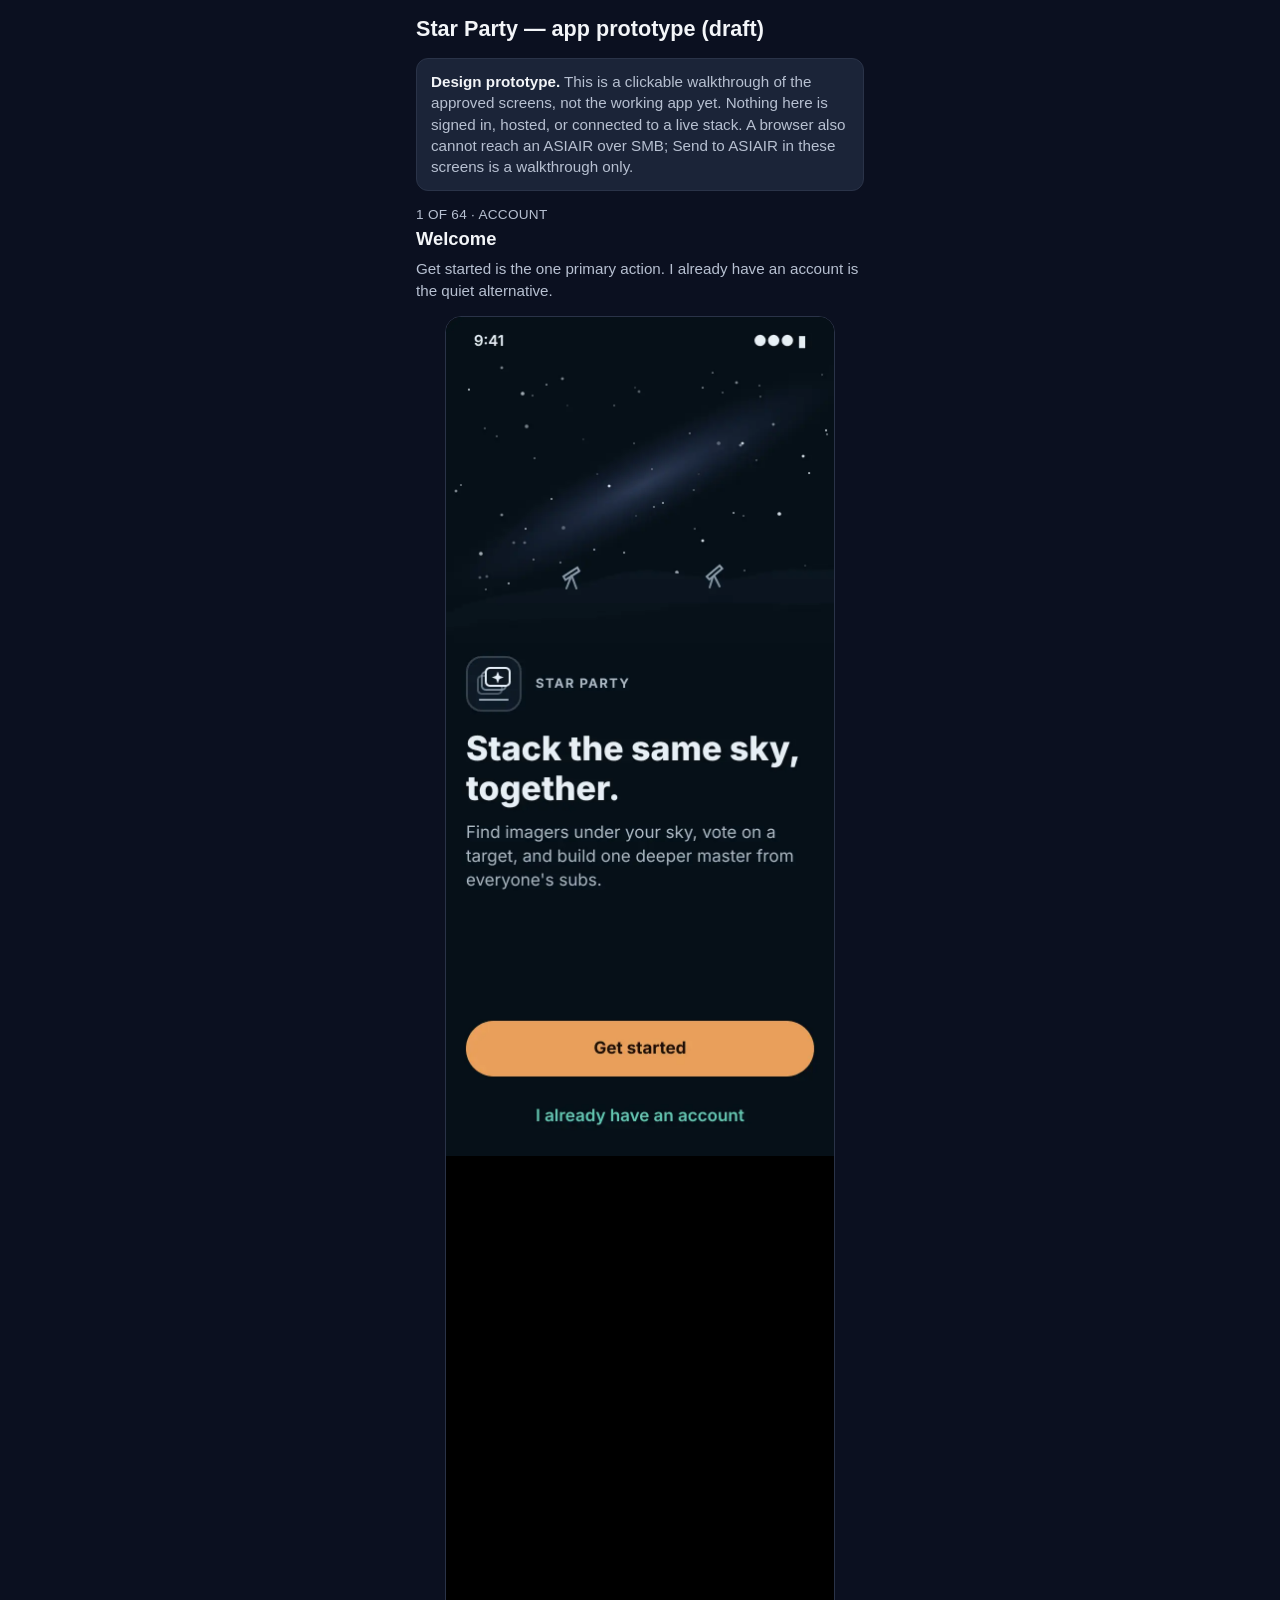
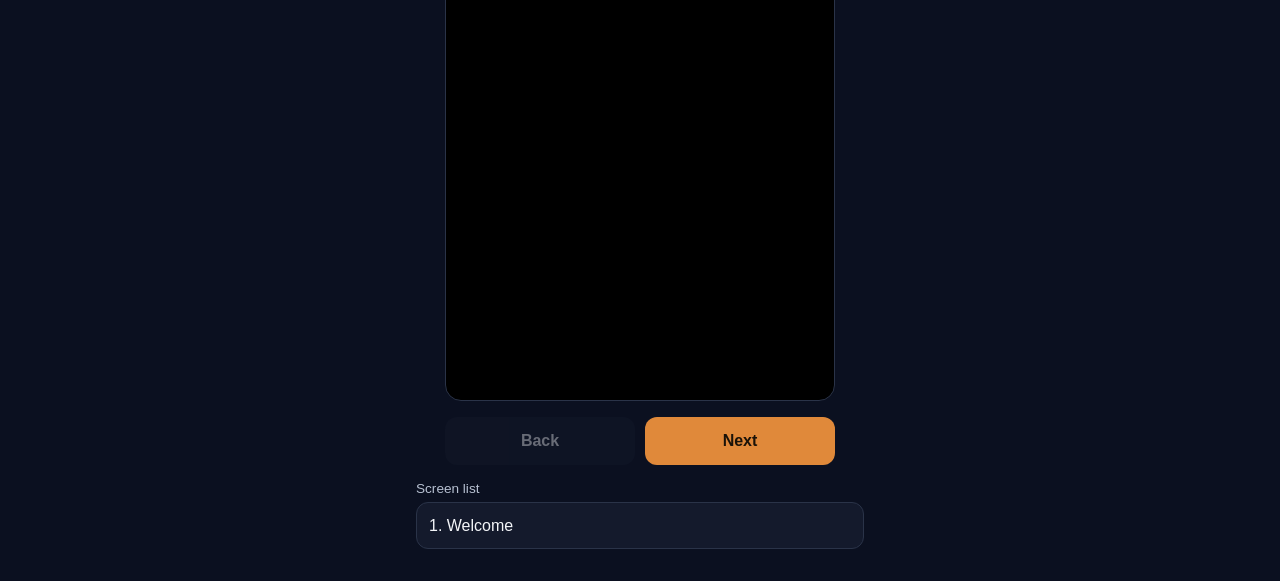
<file: index.html>
<!DOCTYPE html>
<html lang="en">
<head>
  <meta charset="utf-8" />
  <meta name="viewport" content="width=device-width, initial-scale=1, viewport-fit=cover" />
  <meta name="robots" content="noindex, nofollow" />
  <meta name="apple-mobile-web-app-capable" content="yes" />
  <meta name="apple-mobile-web-app-title" content="Star Party" />
  <link rel="icon" href="favicon.svg" type="image/svg+xml"><link rel="alternate icon" href="favicon.ico">
  <title>Star Party — app prototype (draft)</title>
  <style>
    :root {
      --bg: #0b1020;
      --card: #141a2c;
      --text: #f3f5f8;
      --muted: #b7c0d1;
      --line: #2a3348;
      --amber: #e0893a;
      --amber-text: #1a1208;
    }
    * { box-sizing: border-box; }
    html, body {
      margin: 0;
      padding: 0;
      background: var(--bg);
      color: var(--text);
      font-family: -apple-system, BlinkMacSystemFont, "Segoe UI", sans-serif;
    }
    body {
      padding: max(16px, env(safe-area-inset-top, 0px)) max(16px, env(safe-area-inset-right, 0px)) max(32px, env(safe-area-inset-bottom, 0px)) max(16px, env(safe-area-inset-left, 0px));
      max-width: 480px;
      margin: 0 auto;
    }
    h1 {
      font-size: 1.35rem;
      line-height: 1.25;
      margin: 0 0 8px;
      font-weight: 700;
    }
    .banner {
      background: #1b2438;
      border: 1px solid var(--line);
      border-radius: 12px;
      padding: 12px 14px;
      color: var(--muted);
      font-size: 0.95rem;
      line-height: 1.4;
      margin-bottom: 16px;
    }
    .banner strong { color: var(--text); font-weight: 650; }
    .step {
      color: var(--muted);
      font-size: 0.85rem;
      letter-spacing: 0.02em;
      margin: 0 0 6px;
      text-transform: uppercase;
    }
    h2 {
      font-size: 1.15rem;
      margin: 0 0 8px;
    }
    .caption {
      color: var(--muted);
      font-size: 0.95rem;
      line-height: 1.45;
      margin: 0 0 14px;
    }
    .phone {
      width: 100%;
      max-width: 390px;
      margin: 0 auto 16px;
      border: 1px solid var(--line);
      border-radius: 16px;
      overflow: hidden;
      background: #000;
      touch-action: pan-y;
    }
    .phone.live { position: relative; }
    .phone iframe {
      display: block;
      border: 0;
      width: 390px;
      height: 844px;
      transform-origin: 0 0;
    }
    .phone img {
      display: block;
      width: 100%;
      height: auto;
      user-select: none;
      -webkit-user-drag: none;
    }
    .phone img[hidden] { display: none !important; }
    label {
      display: block;
      font-size: 0.85rem;
      color: var(--muted);
      margin: 0 0 6px;
    }
    select {
      width: 100%;
      appearance: none;
      background: var(--card);
      color: var(--text);
      border: 1px solid var(--line);
      border-radius: 12px;
      padding: 14px 12px;
      font-size: 1rem;
    }
    .bar {
      max-width: 390px;
      margin: 0 auto 16px;
      display: flex;
      gap: 10px;
      flex-wrap: wrap;
    }
    .bar button {
      flex: 1 1 120px;
      min-height: 48px;
      border-radius: 12px;
      border: 0;
      font-size: 1rem;
      font-weight: 650;
    }
    .bar button:disabled { opacity: 0.4; }
    .back { background: var(--card); color: var(--text); }
    .next { background: var(--amber); color: var(--amber-text); }
  </style>
</head>
<body>
  <h1>Star Party — app prototype (draft)</h1>
  <p class="banner"><strong>Design prototype.</strong> This is a clickable walkthrough of the approved screens, not the working app yet. Nothing here is signed in, hosted, or connected to a live stack. A browser also cannot reach an ASIAIR over SMB; Send to ASIAIR in these screens is a walkthrough only.</p>
  <p class="step" id="step"></p>
  <h2 id="title"></h2>
  <p class="caption" id="caption"></p>
  <div class="phone" id="phone"><img id="screen" alt="" /><iframe id="live" title="Interactive screen" hidden></iframe></div>
  <div class="bar">
    <button class="back" id="back" type="button">Back</button>
    <button class="next" id="next" type="button">Next</button>
  </div>
  <label for="list">Screen list</label>
  <select id="list"></select>
  <script>
    const SCREENS = [
      {"id": "01_welcome", "title": "Welcome", "step": "Account", "caption": "Get started is the one primary action. I already have an account is the quiet alternative."},
      {"id": "02_create_account", "title": "Create account", "step": "Account", "caption": "Name, email, and password with show/hide and an 8+ character hint. The agreement checkbox is required; Create account stays disabled until it is checked. Privacy Policy and Terms sit below."},
      {"id": "03_sky_before", "title": "Your sky", "step": "Step 1 of 6", "caption": "Location is not shared yet, with three short rows on how matching works. Use my location is primary; Enter a town instead is the alternative."},
      {"id": "04_location_permission", "title": "Location permission", "step": "Step 1 of 6", "caption": "A pre-prompt before the system dialog, plus what others see: a fuzzy circle of about 80 km. Continue shows the system prompt; Not now is the alternative."},
      {"id": "05_sky_matched", "title": "Sky matched", "step": "Step 1 of 6", "caption": "The matched area and 7 imagers under that sky. Continue is primary; Change area is the alternative."},
      {"id": "06_join_party", "title": "Join a party", "step": "Step 2 of 6", "caption": "Tonight's party with host, members, sunset close, and a shared-master reminder. Join party is primary; Start a new party is the alternative."},
      {"id": "07_name_party", "title": "Name a party", "step": "Step 2 of 6", "caption": "Start and name a party, including sky, voting close, host, and who can join. Create party is primary; Join an existing party is the alternative."},
      {"id": "08_vote", "title": "Tonight's vote", "step": "Step 3 of 6", "caption": "Vote before it closes at sunset, with a Selected card. Vote for the target is primary; Suggest a target is the alternative."},
      {"id": "09_voted", "title": "Voted", "step": "Step 3 of 6", "caption": "Confirmation that you voted for M42. Continue is primary; Change vote is the alternative."},
      {"id": "10_rig", "title": "Your rig", "step": "Step 4 of 6 · Rig", "caption": "Pickers for the rig; image scale and field of view are computed. Save rig is primary; Skip for now is the alternative."},
      {"id": "11_asiair_wifi", "title": "ASIAIR Wi-Fi", "step": "Step 4 of 6 · ASIAIR 1/3", "caption": "Join the ASIAIR Wi-Fi hotspot, with three numbered steps and a static preview of what to look for. Open Wi-Fi settings is primary; I've joined it is the alternative."},
      {"id": "12_local_network", "title": "Local network", "step": "Step 4 of 6 · ASIAIR 2/3", "caption": "Local-network pre-prompt with a dashed, labelled preview of the system prompt (the preview has no buttons). Continue shows the system prompt; Not now is the alternative."},
      {"id": "13_asiair_found", "title": "ASIAIR found", "step": "Step 4 of 6 · ASIAIR 3/3", "caption": "Files found: Wi-Fi, permission, 12 subs, and libraries. Connect ASIAIR is primary; Choose another ASIAIR is the alternative."},
      {"id": "14_calibration", "title": "Calibration", "step": "Step 5 of 6", "caption": "Darks and bias are Ready; flats are Missing. This onboarding screen is the traditional 'flats after' path. The next screens show all three flats methods: before the session, a flat library, or after. Continue to live stack is primary; How to shoot flats is the alternative."},
      {"id": "14a_flats_options", "live": "flats.html#view=session&flats=after", "title": "Flats · three methods", "step": "Flats · Interactive", "caption": "All three flats methods are available for the session and for each member's rig: shoot or load flats before the session, reuse a matched library set, or shoot flats after and re-stack. This browser preview only walks through the flow. Sample data."},
      {"id": "14b_flats_before", "live": "flats.html#view=session&flats=before", "title": "Flats · before the session", "step": "Flats · Interactive", "caption": "Flats before the session: every incoming sub is calibrated live, so the live master is correct from frame 1. A warning reminds you not to change focus, rotation, or the camera afterward. Sample data."},
      {"id": "14c_flats_library", "live": "flats.html#view=session&flats=library&lib=nov8", "title": "Flats · library applied", "step": "Flats · Interactive", "caption": "Library flats from Nov 8, 2026, matched by scope, camera, filter, binning, and the focus / rotation note. You can browse or swap in a fresher set, which re-stacks the master. Sample data."},
      {"id": "14d_flats_library_pick", "live": "flats.html#view=library&flats=library&lib=nov8", "title": "Flats · pick a library set", "step": "Flats · Interactive", "caption": "Pick a saved set for this rig, matched by camera, filter, and bin. The applied set and its date are marked. Applying a different set re-stacks. Sample data."},
      {"id": "14e_flats_after", "live": "flats.html#view=session&flats=after", "title": "Flats · after, pending", "step": "Flats · Interactive", "caption": "Traditional path: the live stack runs uncalibrated, raw subs are kept, and Add flats and re-stack will calibrate everything and replace the master. Sample data."},
      {"id": "14f_flats_rigs", "live": "flats.html#view=rigs", "title": "Flats · each rig", "step": "Flats · Interactive", "caption": "Each member's rig can use a different method. Dana's OSC rig uses library flats; her second, mono rig is still uncalibrated and waiting on flats. Sample data."},
      {"id": "14g_flats_restack", "live": "flats.html#view=restack&flats=after&restack=progress", "title": "Flats · re-stacking", "step": "Flats · Interactive", "caption": "After flats are added, the app re-stacks the kept raw subs and will replace the live master when it finishes. Simulated; the native app does the real calibration."},
      {"id": "14h_flats_compare", "live": "flats.html#view=restack&flats=after&restack=done", "title": "Flats · before / after", "step": "Flats · Interactive", "caption": "Re-stack finished (simulated): the uncalibrated live master was replaced with a calibrated one. Drag to compare before and after. This preview is not a real calibration."},
      {"id": "15_live_stack_chat", "title": "Live stack + chat", "step": "Step 6 of 6", "caption": "Master preview, your rig status, a Be kind line, a hold cue on the first member message, and the party menu. Send is primary; Before / after is the alternative."},
      {"id": "15xa_live_after", "live": "live.html#flats=after", "title": "Live stack · flats pending", "step": "Live stack · Interactive", "caption": "Interactive live stack with the traditional method: an Uncalibrated, flats pending badge on the preview (vignette is simulated), raw subs kept, and Add flats. Sample data."},
      {"id": "15xb_live_before", "live": "live.html#flats=before", "title": "Live stack · session flats", "step": "Live stack · Interactive", "caption": "Live stack calibrated from frame 1 with session flats, plus the warning to leave focus, rotation, and the camera alone. Sample data."},
      {"id": "15xc_live_library", "live": "live.html#flats=library&lib=nov8", "title": "Live stack · library flats", "step": "Live stack · Interactive", "caption": "Live stack calibrated with the Nov 8 library set. The badge shows the set and its date. Sample data."},
      {"id": "15xd_live_restack", "live": "live.html#flats=after&restack=progress", "title": "Live stack · re-stacking", "step": "Live stack · Interactive", "caption": "Re-stacking raw subs with newly added flats. The badge and progress bar show that the master will be replaced. Simulated."},
      {"id": "15xe_live_done", "live": "live.html#flats=after&restack=done", "title": "Live stack · calibrated", "step": "Live stack · Interactive", "caption": "The master has been replaced. Drag the preview to compare the uncalibrated and calibrated versions. Simulated."},
      {"id": "15a_master_color", "live": "master.html#tab=color", "title": "Master tabs · Color", "step": "Master · Interactive", "caption": "Interactive. Tap the filter tabs: Color, L, R, G, B, Ha, OIII, SII, then RGB and Blend. Each filter tab shows that filter's master with its sub count, integration time and rigs. Subs are grouped by the FITS FILTER header; one-shot-color subs go to Color. Open Flats from the party menu (•••). Sample data."},
      {"id": "15aa_master_after", "live": "master.html#tab=color&flats=after", "title": "Master · flats pending", "step": "Master · Flats", "caption": "The Color master with Uncalibrated, flats pending on the preview. Raw subs are kept; Add flats re-stacks and replaces this master. Simulated vignette; this is not a real calibration."},
      {"id": "15ab_master_before", "live": "master.html#tab=color&flats=before", "title": "Master · session flats", "step": "Master · Flats", "caption": "The Color master calibrated from frame 1 with session flats. Sample data."},
      {"id": "15ac_master_library", "live": "master.html#tab=color&flats=library&lib=nov8", "title": "Master · library flats", "step": "Master · Flats", "caption": "The Color master calibrated with the Nov 8 library set; the badge shows the date. Sample data."},
      {"id": "15ad_master_done", "live": "master.html#tab=color&flats=after&restack=done", "title": "Master · re-stack done", "step": "Master · Flats", "caption": "After flats were added, the master was replaced and is marked calibrated. Sample data."},
      {"id": "15b_master_ha", "live": "master.html#tab=Ha", "title": "Master tabs · Ha", "step": "Master · Interactive", "caption": "The Ha master from Amy's and Eli's rigs: 12 subs, 1 h of integration, 2 rigs. It shows the faint outer hydrogen the color subs miss. Sample data."},
      {"id": "15c_master_empty", "live": "master.html#tab=SII", "title": "Master tabs · No subs yet", "step": "Master · Interactive", "caption": "A filter nobody has shot yet (SII here) shows an empty state: no subs yet for that filter. The tab chip is dashed so empty filters read at a glance."},
      {"id": "15d_rgb_combine", "live": "master.html#tab=rgb", "title": "RGB combine", "step": "Master · Interactive", "caption": "RGB combine: the mono R, G and B masters are matched for background and brightness, weighted, and added to the Color master at the strength you pick (Weighted average or Lighten). Drag across the preview to compare; save it as its own FITS. Sample data."},
      {"id": "15e_rgb_missing", "live": "master.html#tab=rgb&sample=noB", "title": "RGB combine · missing channel", "step": "Master · Interactive", "caption": "With no B subs, RGB combine is off and says which channel is missing. The RGB chip is dashed like an empty filter. Sample data."},
      {"id": "15f_blend_ha_red", "live": "master.html#tab=blend&view=manual&src=Ha&target=R", "title": "Blend · Ha to R", "step": "Master · Interactive", "caption": "Blend a narrowband master into one channel of the Color master. Pick Ha, OIII or SII (SII is off until someone shoots it), then R, G, B or Lum, the strength and the mode. Ha into red saves as HaRGB. Sample data."},
      {"id": "15g_blend_oiii_green", "live": "master.html#tab=blend&view=manual&src=OIII&target=G", "title": "Blend · OIII to G", "step": "Master · Interactive", "caption": "OIII into green: the teal core gets the oxygen signal. It saves as RGB + OIII, with the target channel shown on the mode line. SII stays listed but disabled because nobody has shot SII yet. Sample data."},
      {"id": "15h_blend_ha_lum", "live": "master.html#tab=blend&view=manual&src=Ha&target=L&strength=100", "title": "Blend · Ha to Lum", "step": "Master · Interactive", "caption": "Ha into luminance at 100% with Lighten. Hue is kept; only brightness and detail come from Ha. It saves as HaLRGB. The masters are never changed. Sample data."},
      {"id": "15i_auto_hargb", "live": "master.html#tab=blend&view=auto&sample=oscha", "title": "Auto · HaRGB", "step": "Master · Interactive", "caption": "Auto, with only Color and Ha: it picks HaRGB (continuum-subtracted Ha into red), searches the strength until the best sits inside the range, and shows it between a weaker and a stronger variant with Good / Close / Weak bands. Apply saves it; Tweak opens Manual preloaded. The comparison is mock until an AstroBin API key is added. Sample data."},
      {"id": "15j_auto_hoo", "live": "master.html#tab=blend&view=auto&sample=nb", "title": "Auto · HOO", "step": "Master · Interactive", "caption": "Auto, with only mono Ha and OIII: it picks the HOO bicolor palette (Ha red, OIII green and blue) and shows it between variants with less and more Ha in green, each with a Good / Close / Weak band. Tweak opens the palette editor preloaded. The comparison is mock until an AstroBin API key is added. Sample data."},
      {"id": "15k_palette_editor", "live": "master.html#tab=blend&view=manual&sample=nb&pal=HOO", "title": "Blend · HOO palette", "step": "Master · Interactive", "caption": "Manual palette editor for narrowband-only parties: HOO with a Ha-in-green slider, or Foraxx. SHO stays off until someone shoots SII. Saves as its own FITS. Sample data."},
      {"id": "15l_download_master", "live": "master.html#tab=Ha&sheet=Ha", "title": "Download a master", "step": "Master · Downloads", "caption": "Any party member can download any master: 32-bit float FITS (linear, default), 16-bit TIFF, or a stretched PNG / JPEG preview. FITS headers carry FILTER, EXPTIME, NCOMBINE, OBJECT and PARTY. Downloads a tiny sample file here."},
      {"id": "15m_download_all", "live": "master.html#tab=color&sheet=all", "title": "Download all (zip)", "step": "Master · Downloads", "caption": "Download all: 7 masters + the RGB composite + 4 saved products (12 files) in one zip, with a README of what's included and what isn't yet (SII, SHO). From the All button at the top of every master tab. Sample files."},
      {"id": "15n_rgb_composite", "live": "master.html#tab=rgb&sheet=RGB", "title": "Download the RGB composite", "step": "Master · Downloads", "caption": "The RGB and SHO composites download as linear FITS from the RGB tab. SHO (SII→R, Ha→G, OIII→B) stays greyed with 'Needs SII master' until someone shoots SII. Sample files."},
      {"id": "15o_send_asiair", "live": "master.html#tab=Ha&sheet=Ha&send=done", "title": "Send to ASIAIR", "step": "Master · Send to ASIAIR", "caption": "Send to ASIAIR (simulated): the FITS goes to StarParty/<party>/<target>/ on your own ASIAIR over its Wi-Fi, to internal storage or USB / SD. It never overwrites: Ha was already there, so the new one is _2."},
      {"id": "15p_send_no_space", "live": "master.html#tab=color&sheet=all&send=nospace", "title": "Send to ASIAIR · no space", "step": "Master · Send to ASIAIR", "caption": "Free space is checked before anything is written. Not enough room: it says how much is needed and free, and that nothing was written. Simulated."},
      {"id": "15q_send_offline", "live": "master.html#tab=Ha&sheet=Ha&send=offline", "title": "Send to ASIAIR · not on its Wi-Fi", "step": "Master · Send to ASIAIR", "caption": "The phone has to be on your ASIAIR's network, and masters only go to the ASIAIR paired to your account. Simulated."},
      {"id": "15r_rigs", "live": "rigs.html#view=list", "title": "Profile · Rigs", "step": "Profile · Rigs", "caption": "Named rigs with camera, telescope, mount, reducer and binning; each shows effective focal length, f-ratio, arcsec per pixel and field of view. Make default, Duplicate, Delete. Sample data."},
      {"id": "15s_rig_edit", "live": "rigs.html#view=edit&rig=1&search=camera&q=2600", "title": "Edit rig · presets", "step": "Profile · Rigs", "caption": "Search camera and telescope presets (ZWO ASI2600MC Pro, Justin's 600 mm Newtonian…) or type your own. OSC or mono, reducer and binning; optics update live. Sample data."},
      {"id": "15t_rig_join", "live": "rigs.html#view=join", "title": "Join with a rig", "step": "Party · Join", "caption": "When joining a party or target, pick the rig you're shooting with (the default is preselected). Subs and masters store it, so stacking and plate solving use its scale. Sample data."},
      {"id": "15u_sky_view", "live": "sky.html#live=1", "title": "Sky view", "step": "Party · Sky view", "caption": "A star map centered on M42 with each member's field of view, color-coded, rotated and sized from their plate solve. The same 6 members and 7 rigs the Master tabs credit (Dana's OSC and her second, mono rig each get a frame). Bea hasn't solved yet, so her frame is dashed, sized from her rig. Watch: it solves after a few seconds. Sample frames."},
      {"id": "15v_sky_detail", "live": "sky.html#sel=amy", "title": "Sky view · frame details", "step": "Party · Sky view", "caption": "Tap a frame (or a member) for that rig: camera, scope, scale, field, rotation, whether the frame is solved, and its overlaps with the others. Sample frames."},
      {"id": "15w_sky_solved", "live": "sky.html#state=solved", "title": "Sky view · all solved", "step": "Party · Sky view", "caption": "Live update: Bea's first sub plate-solved, so her dashed frame snapped to the solved position and rotation; coverage and overlap update: 7 of 7 frames solved. Sample frames."},
      {"id": "16_message_actions", "title": "Message actions", "step": "Step 6 of 6", "caption": "Long-press sheet on a message: Report message, Block, Copy text, or Cancel."},
      {"id": "17_party_menu", "title": "Party menu", "step": "Step 6 of 6", "caption": "The party menu sheet: Party members, Report a problem, Block a member, Leave party, or Cancel."},
      {"id": "18_leave_party", "title": "Leave party", "step": "Step 6 of 6", "caption": "Confirm leaving: you stop contributing and leave chat. Subs already in the stack stay in, so you remain a participant and keep the final master. Leave party is the destructive action; Cancel returns."},
      {"id": "19_settings", "title": "Account settings", "step": "Profile", "caption": "Default is Private, and changes apply instantly. Includes Public/Private, red-light mode, the agreement, Privacy Policy, Terms, Data and permissions, Sign out, and Delete account."},
      {"id": "20_settings_saved", "title": "Settings saved", "step": "Profile", "caption": "The same settings screen right after switching to Public, with a Saved · Public confirmation pill."},
      {"id": "21_delete_account", "title": "Delete account", "step": "Profile", "caption": "Confirm deletion: which account, what is deleted, what stays with parties, Download my data, and a web deletion link. Delete my account is destructive; Cancel returns."},
      {"id": "22_red_mode_live", "title": "Red-light mode", "step": "Step 6 of 6 · Red-light", "caption": "The live stack + chat in red-light mode, with no status bar. Send is primary; Before / after is the alternative."},
      {"id": "23_xl_create_account", "title": "Large text · Create account", "step": "Accessibility · 200% text", "caption": "The sign-up screen at 200% text as a full scrolling page. The checkbox, eye, pills, and captions are scaled."},
      {"id": "24_xl_live", "title": "Large text · Live stack", "step": "Accessibility · 200% text", "caption": "Live stack + chat at 200% text as a full scrolling page. Tab icons, labels, the menu, dots, and captions are scaled."}
    ];
    let index = 0;
    const title = document.getElementById("title");
    const step = document.getElementById("step");
    const caption = document.getElementById("caption");
    const img = document.getElementById("screen");
    const live = document.getElementById("live");
    const phoneBox = document.getElementById("phone");
    function fitLive() {
      const scale = Math.min(1, phoneBox.clientWidth / 390);
      live.style.transform = "scale(" + scale + ")";
      phoneBox.style.height = live.hidden ? "" : Math.round(844 * scale) + "px";
    }
    window.addEventListener("resize", fitLive);
    const list = document.getElementById("list");
    const back = document.getElementById("back");
    const next = document.getElementById("next");
    SCREENS.forEach((s, i) => {
      const opt = document.createElement("option");
      opt.value = String(i);
      opt.textContent = (i + 1) + ". " + s.title;
      list.appendChild(opt);
    });
    function render() {
      const s = SCREENS[index];
      title.textContent = s.title;
      step.textContent = (index + 1) + " of " + SCREENS.length + " · " + s.step;
      caption.textContent = s.caption;
      if (s.live) {
        img.hidden = true;
        img.removeAttribute("src");
        img.alt = "";
        live.hidden = false;
        const loaded = live.dataset.src && live.contentWindow && live.contentWindow.location.pathname.endsWith(s.live.split("#")[0]);
        if (loaded) live.contentWindow.location.hash = s.live.split("#")[1];
        else { live.src = s.live; live.dataset.src = s.live; }
        live.title = "Interactive Star Party screen: " + s.title;
      } else {
        live.hidden = true;
        img.hidden = false;
        img.src = "screens/" + s.id + ".webp";
        img.alt = "Star Party screen: " + s.title;
      }
      fitLive();
      list.value = String(index);
      back.disabled = index === 0;
      next.disabled = index === SCREENS.length - 1;
      if (!s.live) window.scrollTo({ top: 0, behavior: "instant" });
      if (location.hash.slice(1) !== s.id) history.replaceState(null, "", "#" + s.id);
    }
    function go(delta) {
      const nextIndex = index + delta;
      if (nextIndex < 0 || nextIndex >= SCREENS.length) return;
      index = nextIndex;
      render();
    }
    back.addEventListener("click", () => go(-1));
    next.addEventListener("click", () => go(1));
    list.addEventListener("change", () => { index = Number(list.value); render(); });
    let touchStartX = 0;
    let touchStartY = 0;
    const phone = document.querySelector(".phone");
    phone.addEventListener("touchstart", (e) => {
      const t = e.changedTouches[0];
      touchStartX = t.clientX;
      touchStartY = t.clientY;
    }, { passive: true });
    phone.addEventListener("touchend", (e) => {
      const t = e.changedTouches[0];
      const dx = t.clientX - touchStartX;
      const dy = t.clientY - touchStartY;
      if (!live.hidden) return;
      if (Math.abs(dx) > 50 && Math.abs(dx) > Math.abs(dy)) {
        go(dx < 0 ? 1 : -1);
      }
    }, { passive: true });
    window.addEventListener("message", (e) => {
      const d = e.data;
      if (!d || d.type !== "st-master-tab" || e.source !== live.contentWindow || !SCREENS[index].live) return;
      // a screen matches when every parameter in its link is in the iframe's state; prefer the current one, then the most specific
      const got = new URLSearchParams(d.hash || ("tab=" + d.tab));
      const fits = (sc) => { if (!sc.live || !sc.live.startsWith("master.html#")) return -1; const want = new URLSearchParams(sc.live.split("#")[1]);
        if ((want.get("sample") || "full") !== (got.get("sample") || "full")) return -1;
        for (const [k, v] of want) if (k !== "sample" && got.get(k) !== v) return -1; return [...want].length; };
      let best = fits(SCREENS[index]), match = best >= 0 ? index : -1;
      SCREENS.forEach((sc, i) => { const f = fits(sc); if (f > best) { best = f; match = i; } });
      if (match >= 0) { index = match; list.value = String(index); step.textContent = (index + 1) + " of " + SCREENS.length + " · " + SCREENS[index].step; back.disabled = index === 0; next.disabled = index === SCREENS.length - 1; if (location.hash.slice(1) !== SCREENS[index].id) history.replaceState(null, "", "#" + SCREENS[index].id); }
      title.textContent = d.label;
      caption.textContent = d.caption;
    });
    const hashId = location.hash.slice(1);
    const hashIndex = SCREENS.findIndex((s) => s.id === hashId || (hashId === "master" && s.id === "15a_master_color"));
    if (hashIndex >= 0) index = hashIndex;
    window.addEventListener("hashchange", () => {
      const id = location.hash.slice(1);
      const i = SCREENS.findIndex((s) => s.id === id || (id === "master" && s.id === "15a_master_color"));
      if (i >= 0 && i !== index) { index = i; render(); }
    });
    render();
  </script>
</body>
</html>
</file>
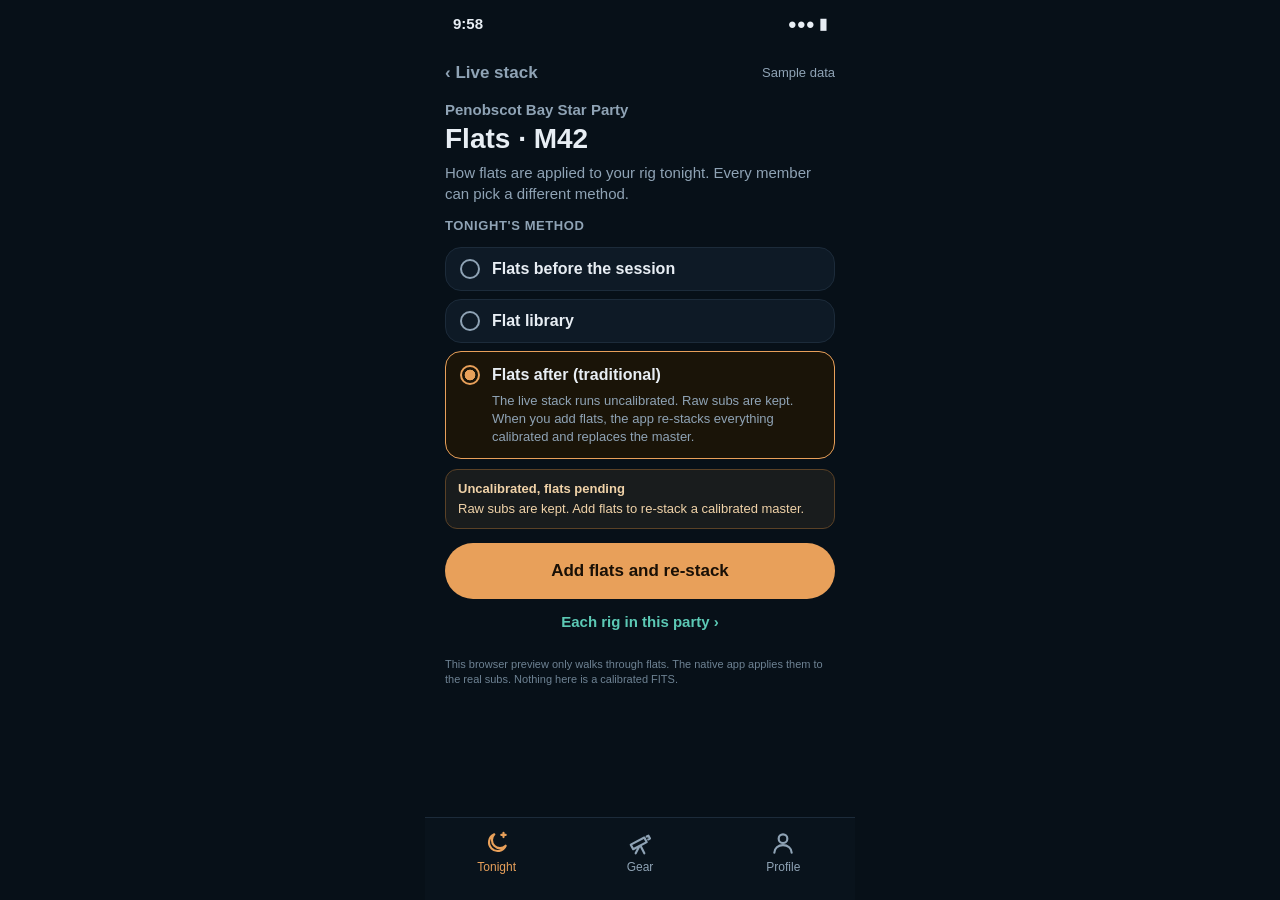
<file: flats.html>
<!doctype html><html lang="en"><head><meta charset="utf-8">
<meta name="viewport" content="width=device-width, initial-scale=1, viewport-fit=cover">
<meta name="robots" content="noindex, nofollow">
<link rel="icon" href="favicon.svg" type="image/svg+xml"><link rel="alternate icon" href="favicon.ico">
<meta name="apple-mobile-web-app-capable" content="yes">
<meta name="apple-mobile-web-app-title" content="Star Party"><title>Star Party · Flats (prototype)</title>
<style>
*{box-sizing:border-box;margin:0;padding:0}
html,body{background:#071018}
body{color:#E8EEF4;font-family:Inter,-apple-system,BlinkMacSystemFont,"Segoe UI",sans-serif;overflow:hidden;-webkit-tap-highlight-color:transparent}
.ph{display:flex;flex-direction:column}
.ph>*{flex-shrink:0}
.sb{height:47px;display:flex;justify-content:space-between;align-items:center;font-size:15px;font-weight:600;padding:0 8px}
.top{height:52px;display:flex;align-items:center;justify-content:space-between;color:#8FA3B5;font-size:17px}
.back{height:52px;min-width:88px;margin-left:-8px;padding:0 8px;display:flex;align-items:center;color:#8FA3B5;font-size:17px;font-weight:600;text-decoration:none;background:none;border:0;cursor:pointer;font-family:inherit}
.party{font-size:15px;font-weight:600;color:#8FA3B5;line-height:21px}
h1{font-size:28px;line-height:34px;font-weight:700;margin:2px 0 6px}
.muted{color:#8FA3B5;font-size:15px;line-height:21px}
.small{font-size:13px;color:#8FA3B5;line-height:18px}
.panel{display:flex;flex-direction:column;flex:1 1 auto !important;min-height:0;overflow-y:auto;scrollbar-width:none;padding-bottom:16px}
.panel::-webkit-scrollbar{display:none}
.panel>*{flex-shrink:0}
.lbt{font-size:13px;color:#8FA3B5;font-weight:700;letter-spacing:.6px;text-transform:uppercase;margin:14px 0 6px}
.opt{display:block;width:100%;text-align:left;background:#0E1A26;border:1px solid #1C2B3A;border-radius:16px;padding:12px 14px;margin-top:8px;color:#E8EEF4;cursor:pointer;font:inherit;min-height:64px}
.opt.on{border-color:#E8A05A;background:#1A1408}
.opt .hd{display:flex;align-items:center;gap:12px}
.opt .rd{width:20px;height:20px;border-radius:50%;border:2px solid #8FA3B5;flex:none}
.opt.on .rd{border-color:#E8A05A;background:radial-gradient(#E8A05A 45%,transparent 50%)}
.opt b{display:block;font-size:16px;line-height:22px}
.opt .lead{display:block;font-size:13px;color:#8FA3B5;line-height:18px;margin-top:6px;padding-left:32px}
.warn{margin-top:10px;padding:10px 12px;border-radius:12px;border:1px solid #5A4126;background:rgba(232,160,90,.08);color:#F0D2A8;font-size:13px;line-height:18px}
.okbox{margin-top:10px;padding:10px 12px;border-radius:12px;border:1px solid #2A5A55;background:rgba(92,201,181,.08);color:#BDEFE5;font-size:13px;line-height:18px}
.okbox b,.warn b{display:block;font-size:13px;margin-bottom:2px}
.card{background:#0E1A26;border:1px solid #1C2B3A;border-radius:16px;padding:12px 14px;margin-top:8px}
.card .row{display:flex;align-items:flex-start;justify-content:space-between;gap:8px}
.card b.n{font-size:16px}
.pill{font-size:11px;font-weight:700;border-radius:999px;padding:2px 8px;white-space:nowrap}
.pill.ok{color:#5CC9B5;border:1px solid #2A5A55}
.pill.warn{color:#E8A05A;border:1px solid #5A4126}
.pill.prog{color:#8FA3B5;border:1px solid #1C2B3A}
.linkb{background:none;border:0;color:#5CC9B5;font:600 15px Inter,-apple-system,sans-serif;height:44px;cursor:pointer;padding:0 2px}
.primary{height:56px;border-radius:28px;background:#E8A05A;color:#1A1006;font:700 17px Inter,-apple-system,sans-serif;border:0;cursor:pointer;width:100%;margin-top:14px;display:flex;align-items:center;justify-content:center;text-decoration:none}
.ghostb{height:48px;border-radius:24px;border:1px solid #1C2B3A;background:transparent;color:#5CC9B5;font:600 16px Inter,-apple-system,sans-serif;cursor:pointer;width:100%;margin-top:8px}
.hit{display:block;width:100%;text-align:left;background:#0E1A26;border:1px solid #1C2B3A;border-radius:14px;padding:10px 12px;margin-top:8px;color:#E8EEF4;cursor:pointer;font:inherit;min-height:64px}
.hit.on{border-color:#E8A05A;background:#1A1408}
.hit b{display:block;font-size:15px}
.hit span{font-size:12px;color:#8FA3B5;line-height:16px}
.honest{font-size:11px;color:#6E8293;line-height:15px;margin-top:14px}
.bar{height:6px;border-radius:3px;background:#1C2B3A;overflow:hidden;margin-top:10px}.bar i{display:block;height:6px;background:#5CC9B5;width:0}
.cmp{position:relative;height:180px;border-radius:16px;overflow:hidden;margin-top:10px;background:#000;touch-action:none;user-select:none}
.cmp img{position:absolute;inset:0;width:100%;height:100%;object-fit:cover;display:block}
.cmp .before{z-index:1}
.cmp .after-clip{position:absolute;inset:0;z-index:2;overflow:hidden;width:50%}
.cmp .lbl{position:absolute;bottom:8px;z-index:3;font-size:11px;font-weight:700;color:#E8EEF4;background:rgba(7,16,24,.72);padding:2px 8px;border-radius:999px}
.cmp .lbl.l{left:8px}.cmp .lbl.r{right:8px}
.cmp .div{position:absolute;top:0;bottom:0;width:2px;background:#E8EEF4;z-index:4;left:50%;margin-left:-1px}
.cmp .knob{position:absolute;top:50%;left:50%;z-index:5;width:36px;height:36px;margin:-18px 0 0 -18px;border-radius:50%;background:#E8EEF4;color:#071018;font:700 14px/36px Inter,sans-serif;text-align:center}
.vignette{filter:none}
.vignette-wrap{position:relative}
.vignette-wrap::after{content:"";position:absolute;inset:0;background:radial-gradient(ellipse at 48% 42%,transparent 38%,rgba(0,0,0,.55) 100%);pointer-events:none}
.sample{display:inline-block;font-size:11px;font-weight:700;color:#B4C0CC;border:1px solid #33404D;border-radius:999px;padding:1px 8px;margin-left:6px;vertical-align:3px}
.tabs{height:83px;margin:0 -20px;border-top:1px solid #1C2B3A;display:flex;justify-content:space-around;padding-top:8px;background:#09131C}
.tab{display:flex;flex-direction:column;align-items:center;gap:4px;font-size:12px;color:#8FA3B5;width:96px;height:60px;padding-top:4px;text-decoration:none}
.tab svg{width:26px;height:26px}.tab.on{color:#E8A05A}
.toast{position:absolute;left:50%;bottom:100px;transform:translateX(-50%);background:#13283A;border:1px solid #2A5A55;color:#5CC9B5;font-size:14px;font-weight:600;padding:8px 14px;border-radius:999px;opacity:0;transition:opacity .2s;pointer-events:none;max-width:calc(100% - 24px);text-align:center}
.toast.show{opacity:1}
[hidden]{display:none !important}

.opt:not(.on) .lead{display:none}
.opt:not(.on){min-height:44px;padding:10px 14px}
.hit.rig{padding:5px 10px;min-height:0;margin-top:3px}
.hit.rig .pill{font-size:10px;padding:1px 6px}
.hit.rig span{font-size:11px;line-height:14px}
.hit.rig b.n{font-size:15px;line-height:20px}
.cmp .before-clip{position:absolute;inset:0;z-index:2;overflow:hidden;width:50%}
.cmp .before-clip .vignette-wrap{position:absolute;left:0;top:0;bottom:0;height:100%}
@media (max-height:720px){
  h1{font-size:22px;line-height:26px;margin:0 0 2px}
  .party{line-height:16px;font-size:13px}
  .muted{font-size:13px;line-height:17px}
  .muted .more{display:none}
  .lbt{margin:6px 0 2px}
  .opt{margin-top:4px}
  .opt.on{padding:8px 12px}
  .opt .lead{margin-top:2px;line-height:16px}
  .warn,.okbox{margin-top:6px;padding:7px 10px}
  .primary{margin-top:8px;height:48px}
  .ghostb{margin-top:6px;height:40px}
  .linkb{height:32px}
  .honest{margin-top:6px}
  .cta-clear{height:28px;flex-shrink:0}
}
</style>
<link rel="stylesheet" href="phone.css">
</head>
<body><div class="ph">
<div class="sb"><span>9:58</span><span>●●● ▮</span></div>
<div class="top"><button class="back" id="back" type="button">‹ Live stack</button><span class="small">Sample data</span></div>
<div class="panel" id="panel"></div>
<nav class="tabs" aria-label="Main"><a class="tab on" href="live.html" aria-current="page"><svg viewBox="0 0 24 24" fill="none" stroke="currentColor" stroke-width="2" stroke-linecap="round" stroke-linejoin="round"><path d="M20 14.5A8 8 0 1 1 9.5 4a6.5 6.5 0 0 0 10.5 10.5z"/><path d="M18 2.5v4M16 4.5h4"/></svg>Tonight</a><a class="tab" href="rigs.html"><svg viewBox="0 0 24 24" fill="none" stroke="currentColor" stroke-width="2" stroke-linecap="round" stroke-linejoin="round"><path d="M3.5 13.5 16 7l2.2 4.2-12.5 6.5z"/><path d="M18.2 6l1.6-.8 1.4 2.7-1.6.8"/><path d="M11 15.6 8 21.5M12.6 14.8 16 21.5"/></svg>Gear</a><a class="tab" href="rigs.html#view=list"><svg viewBox="0 0 24 24" fill="none" stroke="currentColor" stroke-width="2" stroke-linecap="round" stroke-linejoin="round"><circle cx="12" cy="8" r="4"/><path d="M4 21c0-4.2 3.6-7 8-7s8 2.8 8 7"/></svg>Profile</a></nav>
<div class="toast" id="toast"></div>
</div>
<script src="roster.js"></script>
<script src="flats.js"></script>
<script>
const $ = (id) => document.getElementById(id);
const state = { view: "session", mode: "after", lib: "nov8", restack: null, who: null, pct: 0, timer: 0, split: 0.5 };
function toast(m) { const t = $("toast"); t.textContent = m; t.classList.add("show"); clearTimeout(toast.t); toast.t = setTimeout(() => t.classList.remove("show"), 1800); }
function go(extra) {
  Object.assign(state, extra);
  if (state.mode !== "library") state.lib = state.lib || "nov8";
  sync(); render();
}
function sync() {
  history.replaceState(null, "", FLATS.qs(state));
  if (window.parent !== window) {
    const label = titleOf();
    window.parent.postMessage({ type: "st-master-tab", tab: "flats", hash: location.hash.slice(1), label, caption: captionOf() }, "*");
  }
}
function titleOf() {
  if (state.view === "library") return "Flats · library";
  if (state.view === "rigs") return state.who ? "Flats · one rig" : "Flats · each rig";
  if (state.view === "restack") return state.restack === "done" ? "Flats · re-stack done" : "Flats · re-stacking";
  return "Flats · " + (FLATS.MODES[state.mode] ? FLATS.MODES[state.mode].short : "tonight");
}
function captionOf() {
  if (state.view === "restack" && state.restack === "done") return "Re-stack finished (simulated): the uncalibrated live master was replaced with a calibrated one. Drag to compare before and after. This preview is not a real calibration.";
  if (state.view === "restack") return "The app is re-stacking raw subs with the new flats and will replace the live master when this finishes. Simulated; the native app does the real calibration.";
  if (state.view === "library") return "Library flats are matched by scope, camera, filter, binning, and the focus / rotation note. Pick a set to apply, or swap in a fresher one, which re-stacks. Sample data.";
  if (state.view === "rigs") return "Each member's rig can use a different flats method. Changing a rig's method does not change tonight's session method. Sample data.";
  const m = FLATS.MODES[state.mode];
  return (m ? m.lead : "Pick how flats are applied tonight.") + " All three methods are available per session and per rig. Sample data.";
}
function backTo() {
  const q = FLATS.qs({ mode: state.mode, lib: state.lib, restack: state.restack === "done" ? "done" : null });
  return "live.html" + q;
}
$("back").onclick = () => {
  if (state.view === "library" || state.view === "rigs" || state.view === "restack") { go({ view: "session", who: null, restack: state.restack === "progress" ? null : state.restack }); return; }
  location.href = backTo();
};
function modeCard(k, current) {
  const m = FLATS.MODES[k], on = current === k;
  return `<button type="button" class="opt${on ? " on" : ""}" role="radio" aria-checked="${on}" data-mode="${k}"><span class="hd"><span class="rd"></span><b>${m.title}</b></span><span class="lead">${m.lead}</span></button>`;
}
function sessionBody() {
  const m = FLATS.MODES[state.mode], lib = FLATS.libById(state.lib), b = FLATS.badge(state.mode, state.restack, state.lib);
  let extra = "";
  if (state.mode === "before") extra = `<div class="warn" id="flatWarn"><b>Keep the optical train still</b>${m.warn}</div>`;
  if (state.mode === "library") extra = `<div class="okbox" id="libApplied"><b>Library set applied · ${lib.date}</b>${FLATS.libLine(lib)}. ${lib.n} flats · ${lib.temp}.</div>
    <button class="ghostb" type="button" id="browse">Browse or swap library sets</button>`;
  if (state.mode === "after" && state.restack !== "done") extra = `<div class="warn" id="flatWarn"><b>${b.text}</b>${b.detail}</div>
    <button class="primary" type="button" id="addFlats">Add flats and re-stack</button>`;
  if (state.mode === "after" && state.restack === "done") extra = `<div class="okbox"><b>${b.text}</b>${b.detail}</div>
    <button class="ghostb" type="button" id="seeCompare">View before / after</button>`;
  return `<div class="party">Penobscot Bay Star Party</div>
    <h1>Flats · M42</h1>
    <p class="muted">How flats are applied to your rig tonight. <span class="more">Every member can pick a different method.</span></p>
    <div class="lbt">Tonight's method</div>
    ${["before","library","after"].map((k) => modeCard(k, state.mode)).join("")}
    ${extra}
    <div class="cta-clear" aria-hidden="true"></div>
    <button class="linkb" type="button" id="seeRigs">Each rig in this party ›</button>
    <p class="honest">${FLATS.HONEST}</p>`;
}
function libraryBody() {
  const cur = state.lib;
  const want = FLATS.SESSION_MATCH;
  const sets = FLATS.matchLib(want);
  return `<div class="party">Penobscot Bay Star Party</div>
    <h1>Flat library</h1>
    <p class="muted">Sets that match your ${want.rig} · ${want.camera.replace("ZWO ","")} · ${want.filter} · bin ${want.bin}. Check the focus / rotation note before you apply one.</p>
    ${sets.map((l) => `<button type="button" class="hit${l.id === cur ? " on" : ""}" data-lib="${l.id}"><b>${l.date}${l.id === cur ? " · applied" : ""}</b><span>${l.n} flats · ${l.temp} · bin ${l.bin}<br>${l.note}</span></button>`).join("")}
    <p class="small" style="margin-top:10px">A fresher set (closer focus, same rotation and bin) usually calibrates better. Applying a different set re-stacks the master. Simulated.</p>
    <button class="primary" type="button" id="applyLib"${state.lib ? "" : " disabled"}>Apply this set and re-stack</button>
    <p class="honest">${FLATS.HONEST}</p>`;
}
function rigsBody() {
  const who = state.who ? SAMPLE_ROSTER.find((r) => r.id === state.who) : null;
  if (who) {
    const d = FLATS.getRig(who.id);
    const mode = d.mode;
    const lib = d.lib ? FLATS.libById(d.lib) : null;
    let extra = "";
    if (mode === "library") {
      extra = lib ? `<div class="okbox" id="libApplied"><b>Library set · ${lib.date}</b>${FLATS.libLine(lib)}</div>` : `<div class="okbox"><b>No library set for this rig yet</b>Matching uses camera, filter, binning, and the focus / rotation note. Sample data.</div>`;
    }
    if (mode === "after") extra = `<div class="warn" id="flatWarn"><b>Uncalibrated, flats pending</b>Raw subs are kept. Add flats to re-stack a calibrated master.</div>
      <button class="primary" type="button" id="addFlats">Add flats and re-stack</button>`;
    if (mode === "before") extra = `<div class="warn" id="flatWarn"><b>Keep the optical train still</b>${FLATS.MODES.before.warn}</div>`;
    return `<div class="party">${who.tag || who.name} · ${who.rig.name}</div>
      <h1>Flats for this rig</h1>
      <p class="muted">${who.rig.camera} · ${who.rig.telescope}</p>
      <div class="lbt">Method</div>
      ${["before","library","after"].map((k) => modeCard(k, mode)).join("")}
      ${extra}
      <p class="honest">${FLATS.HONEST}</p>`;
  }
  return `<div class="party">Penobscot Bay Star Party</div>
    <h1>Flats · each rig</h1>
    <p class="muted">Dana can use a different method on each of her two rigs. Sample data.</p>
    ${SAMPLE_ROSTER.map((r) => {
      const d = FLATS.getRig(r.id);
      const b = FLATS.shortBadge(d.mode);
      const cam = (r.rig.camera || "").split("·")[0].trim();
      return `<button type="button" class="hit rig" data-who="${r.id}"><span class="row" style="display:flex;justify-content:space-between;align-items:center;gap:8px"><b class="n">${r.tag || r.name}</b><span class="pill ${b.tone}">${b.text}</span></span>
        <span>${r.rig.name} · ${cam}<br>${FLATS.sessionLine(r, d)}</span></button>`;
    }).join("")}
    <p class="honest">${FLATS.HONEST}</p>`;
}
function restackBody() {
  const done = state.restack === "done";
  const lib = FLATS.libById(state.lib);
  return `<div class="party">Penobscot Bay Star Party</div>
    <h1>${done ? "Master replaced" : "Re-stacking with flats"}</h1>
    <p class="muted">${done ? "The uncalibrated live master was replaced with a calibrated stack. Drag to compare. Simulated — this preview is not a real calibration." : "Calibrating the kept raw subs and stacking them again. The live master will be replaced when this finishes. Simulated."}</p>
    ${done ? `<div class="cmp" id="cmpF" role="slider" aria-valuemin="0" aria-valuemax="100" aria-valuenow="50" aria-label="Before and after flats. Drag to compare.">
        <img src="master/color.jpg" alt="">
        <div class="before-clip" id="clip"><div class="vignette-wrap"><img src="master/color.jpg" alt=""></div></div>
        <span class="lbl l">Uncalibrated</span><span class="lbl r">Calibrated</span>
        <span class="div" id="div"></span><span class="knob" id="knob">‹›</span>
      </div>
      <div class="okbox"><b>${state.mode === "library" ? "Fresh library flats · " + lib.date : "Session flats added tonight"}</b>${state.mode === "library" ? FLATS.libLine(lib) : "Raw subs were kept. The new master is marked calibrated."}</div>
      <a class="primary" href="live.html${FLATS.qs({ mode: state.mode, lib: state.lib, restack: "done" })}">Open the live stack</a>` :
      `<div class="card"><div class="k" style="font-size:13px;font-weight:700;color:#5CC9B5">Re-stacking ${state.pct}%</div>
        <div class="bar" id="bar" role="progressbar" aria-valuemin="0" aria-valuemax="100" aria-valuenow="${state.pct}" aria-label="Re-stack progress"><i style="width:${state.pct}%"></i></div>
        <p class="small" style="margin-top:8px">Applying flats to 15 raw subs · rebuilding the Color master.</p></div>`}
    <p class="honest">${FLATS.HONEST}</p>`;
}
function sizeCmpLayers() {
  const box = $("cmpF"); if (!box) return;
  const wrap = box.querySelector(".vignette-wrap");
  if (wrap) wrap.style.width = box.clientWidth + "px";
}
function wireCmp() {
  const box = $("cmpF"); if (!box) return;
  const clip = $("clip"), div = $("div"), knob = $("knob");
  const set = (p) => { state.split = Math.max(0.06, Math.min(0.94, p)); const pct = (state.split * 100).toFixed(2) + "%"; clip.style.width = pct; div.style.left = pct; knob.style.left = pct; box.setAttribute("aria-valuenow", String(Math.round(state.split * 100))); };
  set(state.split);
  sizeCmpLayers();
  const fromEvent = (e) => { const r = box.getBoundingClientRect(); const x = (e.touches ? e.touches[0].clientX : e.clientX) - r.left; set(x / r.width); };
  box.addEventListener("pointerdown", (e) => { box.setPointerCapture(e.pointerId); fromEvent(e); });
  box.addEventListener("pointermove", (e) => { if (e.buttons) fromEvent(e); });
  window.addEventListener("resize", sizeCmpLayers);
}
function startRestack() {
  if (state.restack === "progress") return;
  go({ view: "restack", who: null, restack: "progress", pct: 0 });
  clearInterval(state.timer);
  state.timer = setInterval(() => {
    state.pct = Math.min(100, state.pct + 8);
    if (state.pct >= 100) { clearInterval(state.timer); go({ view: "restack", restack: "done" }); return; }
    const bar = $("bar"); if (bar) { bar.firstElementChild.style.width = state.pct + "%"; bar.setAttribute("aria-valuenow", String(state.pct)); }
    const k = document.querySelector(".card .k"); if (k) k.textContent = `Re-stacking ${state.pct}%`;
  }, 90);
}
function render() {
  $("back").textContent = (state.view === "session") ? "‹ Live stack" : "‹ Flats";
  const p = $("panel");
  if (state.view === "library") p.innerHTML = libraryBody();
  else if (state.view === "rigs") p.innerHTML = rigsBody();
  else if (state.view === "restack") p.innerHTML = restackBody();
  else p.innerHTML = sessionBody();
  p.querySelectorAll("[data-mode]").forEach((b) => b.onclick = () => {
    const mode = b.dataset.mode;
    if (state.view === "rigs" && state.who) {
      FLATS.setRig(state.who, { mode });
      render();
      sync();
      return;
    }
    go({ mode, restack: null });
  });
  p.querySelectorAll("[data-lib]").forEach((b) => b.onclick = () => go({ lib: b.dataset.lib }));
  p.querySelectorAll("[data-who]").forEach((b) => b.onclick = () => go({ view: "rigs", who: b.dataset.who }));
  const browse = $("browse"); if (browse) browse.onclick = () => go({ view: "library" });
  const add = $("addFlats"); if (add) add.onclick = startRestack;
  const apply = $("applyLib"); if (apply) apply.onclick = () => startRestack();
  const see = $("seeRigs"); if (see) see.onclick = () => go({ view: "rigs", who: null });
  const cmp = $("seeCompare"); if (cmp) cmp.onclick = () => go({ view: "restack", restack: "done" });
  if (state.view === "restack" && state.restack === "done") wireCmp();
  sync();
}
function fromHash() {
  const p = FLATS.parse(location.hash);
  if (p.mode) state.mode = p.mode;
  if (p.lib) state.lib = p.lib;
  state.restack = p.restack;
  state.view = ["session","library","rigs","restack"].includes(p.view) ? p.view : (p.restack ? "restack" : "session");
  state.who = p.who;
  if (state.restack === "progress" && !state.pct) state.pct = 63;
  render();
}

window.addEventListener("hashchange", fromHash);
fromHash();
</script>
<script src="phone.js"></script>
<script src="scrollhint.js"></script>
</body></html>
</file>
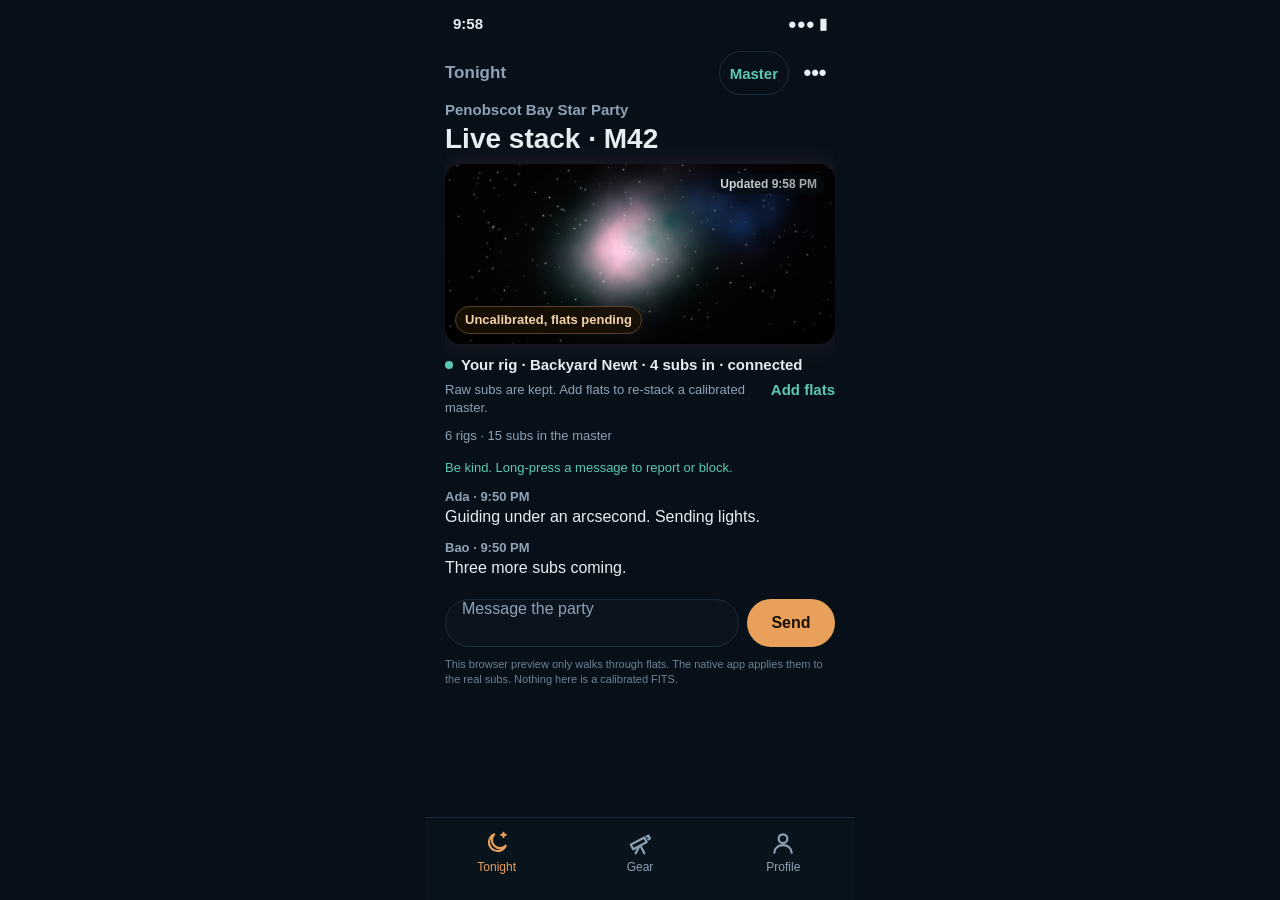
<file: live.html>
<!doctype html><html lang="en"><head><meta charset="utf-8">
<meta name="viewport" content="width=device-width, initial-scale=1, viewport-fit=cover">
<meta name="robots" content="noindex, nofollow">
<link rel="icon" href="favicon.svg" type="image/svg+xml"><link rel="alternate icon" href="favicon.ico">
<meta name="apple-mobile-web-app-capable" content="yes">
<meta name="apple-mobile-web-app-title" content="Star Party"><title>Star Party · Live stack (prototype)</title>
<style>
*{box-sizing:border-box;margin:0;padding:0}
html,body{background:#071018}
body{color:#E8EEF4;font-family:Inter,-apple-system,BlinkMacSystemFont,"Segoe UI",sans-serif;overflow:hidden;-webkit-tap-highlight-color:transparent}
.ph{display:flex;flex-direction:column}
.ph>*{flex-shrink:0}
.sb{height:47px;display:flex;justify-content:space-between;align-items:center;font-size:15px;font-weight:600;padding:0 8px}
.top{height:52px;display:flex;align-items:center;justify-content:space-between;color:#8FA3B5;font-size:17px}
.back{height:52px;min-width:72px;margin-left:-8px;padding:0 8px;display:flex;align-items:center;color:#8FA3B5;font-size:17px;font-weight:600;text-decoration:none}
.tr{display:flex;align-items:center;gap:6px}
.ib{height:44px;min-width:44px;padding:0 10px;border-radius:22px;border:1px solid #1C2B3A;background:transparent;color:#5CC9B5;font:600 15px Inter,-apple-system,sans-serif;display:flex;align-items:center;justify-content:center;gap:6px;cursor:pointer;text-decoration:none}
.menu{width:40px;height:52px;display:flex;align-items:center;justify-content:center;color:#E8EEF4;font-size:22px;font-weight:700;background:none;border:0;cursor:pointer;font-family:inherit}
.party{font-size:15px;font-weight:600;color:#8FA3B5;line-height:21px}
h1{font-size:28px;line-height:34px;font-weight:700;margin:2px 0 8px}
.small{font-size:13px;color:#8FA3B5;line-height:18px}
.muted{color:#8FA3B5;font-size:15px;line-height:21px}
.panel{display:flex;flex-direction:column;flex:1 1 auto !important;min-height:0;overflow-y:auto;scrollbar-width:none;padding-bottom:16px}
.panel::-webkit-scrollbar{display:none}
.panel>*{flex-shrink:0}
.prev{height:180px;border-radius:16px;overflow:hidden;position:relative;background:#000 center/cover;box-shadow:0 0 28px rgba(200,110,150,.16)}
.prev.uncal::after{content:"";position:absolute;inset:0;background:radial-gradient(ellipse at 48% 42%,transparent 38%,rgba(0,0,0,.55) 100%);pointer-events:none}
.prev .upd{position:absolute;right:10px;top:10px;font-size:12px;font-weight:700;color:#E8EEF4;background:rgba(7,16,24,.72);padding:3px 8px;border-radius:999px}
.flat-badge{position:absolute;left:10px;bottom:10px;z-index:2;font-size:11px;font-weight:700;padding:4px 9px;border-radius:999px;max-width:calc(100% - 20px);white-space:nowrap;overflow:hidden;text-overflow:ellipsis}
.flat-badge.ok{color:#BDEFE5;background:rgba(7,16,24,.82);border:1px solid #2A5A55}
.flat-badge.warn{color:#F0D2A8;background:rgba(26,16,6,.88);border:1px solid #5A4126}
.flat-badge.prog{color:#E8EEF4;background:rgba(7,16,24,.82);border:1px solid #1C2B3A}
.rigline{display:flex;align-items:center;gap:8px;margin-top:12px;font-size:15px;font-weight:600}
.rigline i{width:8px;height:8px;border-radius:50%;background:#5CC9B5;flex:none}
.status{display:flex;align-items:flex-start;justify-content:space-between;gap:10px;margin-top:8px}
@media (max-width:380px){.status{flex-direction:column;align-items:flex-start;gap:4px}}
.status a,.status button{background:none;border:0;color:#5CC9B5;font:600 15px Inter,-apple-system,sans-serif;cursor:pointer;padding:0;text-decoration:none;white-space:nowrap}
.chat{margin-top:14px}
.chat .sys{font-size:13px;color:#5CC9B5;line-height:18px;margin-bottom:12px}
.chat .msg{margin-bottom:12px}
.chat .who{font-size:13px;color:#8FA3B5;font-weight:600}
.chat .txt{font-size:16px;line-height:22px;margin-top:2px}
.composer{display:flex;gap:8px;margin-top:8px;align-items:center}
.composer .in{flex:1;height:48px;border-radius:24px;border:1px solid #1C2B3A;background:#0B141E;color:#8FA3B5;font:500 16px Inter,-apple-system,sans-serif;padding:0 16px}
.composer .send{height:48px;min-width:88px;border-radius:24px;border:0;background:#E8A05A;color:#1A1006;font:700 16px Inter,-apple-system,sans-serif;cursor:pointer}
.bar{height:6px;border-radius:3px;background:#1C2B3A;overflow:hidden;margin-top:8px}.bar i{display:block;height:6px;background:#5CC9B5;width:0}
.cmp{position:relative;height:180px;border-radius:16px;overflow:hidden;margin-top:0;background:#000;touch-action:none;user-select:none}
.cmp img{position:absolute;inset:0;width:100%;height:100%;object-fit:cover;display:block}
.cmp .before-clip{position:absolute;inset:0;z-index:2;overflow:hidden;width:50%}
.cmp .before-clip .vignette-wrap{position:absolute;left:0;top:0;bottom:0;height:100%}
.vignette-wrap{position:relative}
.vignette-wrap::after{content:"";position:absolute;inset:0;background:radial-gradient(ellipse at 48% 42%,transparent 38%,rgba(0,0,0,.55) 100%);pointer-events:none}
.cmp .lbl{position:absolute;bottom:8px;z-index:3;font-size:11px;font-weight:700;color:#E8EEF4;background:rgba(7,16,24,.72);padding:2px 8px;border-radius:999px}
.cmp .lbl.l{left:8px}.cmp .lbl.r{right:8px}
.cmp .div{position:absolute;top:0;bottom:0;width:2px;background:#E8EEF4;z-index:4;left:50%;margin-left:-1px}
.cmp .knob{position:absolute;top:50%;left:50%;z-index:5;width:36px;height:36px;margin:-18px 0 0 -18px;border-radius:50%;background:#E8EEF4;color:#071018;font:700 14px/36px Inter,sans-serif;text-align:center}
.honest{font-size:11px;color:#6E8293;line-height:15px;margin-top:10px}
.warn{margin-top:8px;font-size:13px;color:#F0D2A8;line-height:18px}
.tabs{height:83px;margin:0 -20px;border-top:1px solid #1C2B3A;display:flex;justify-content:space-around;padding-top:8px;background:#09131C}
.tab{display:flex;flex-direction:column;align-items:center;gap:4px;font-size:12px;color:#8FA3B5;width:96px;height:60px;padding-top:4px;text-decoration:none}
.tab svg{width:26px;height:26px}.tab.on{color:#E8A05A}
.toast{position:absolute;left:50%;bottom:100px;transform:translateX(-50%);background:#13283A;border:1px solid #2A5A55;color:#5CC9B5;font-size:14px;font-weight:600;padding:8px 14px;border-radius:999px;opacity:0;transition:opacity .2s;pointer-events:none;max-width:calc(100% - 24px);text-align:center}
.toast.show{opacity:1}
.scrim{position:absolute;inset:0;background:rgba(0,0,0,.6);z-index:20}
.sheet{position:absolute;left:0;right:0;bottom:0;z-index:21;background:#0E1A26;border:1px solid #1C2B3A;border-radius:22px 22px 0 0;padding:10px 20px max(26px, calc(16px + var(--sab, 0px)));}
.sheet .grab{width:44px;height:5px;border-radius:3px;background:#24384B;margin:0 auto 10px}
.sheet h2{font-size:19px;line-height:24px}
.sheet .item{display:block;width:100%;text-align:left;background:#0E1A26;border:1px solid #1C2B3A;border-bottom:0;padding:14px 14px;color:#E8EEF4;font:600 17px Inter,-apple-system,sans-serif;cursor:pointer;text-decoration:none}
.sheet .item:first-of-type{border-radius:14px 14px 0 0}
.sheet .item:last-of-type{border-bottom:1px solid #1C2B3A;border-radius:0 0 14px 14px}
.sheet .item.danger{color:#F08A8A}
.sheet .cancel{display:block;width:100%;margin-top:12px;height:48px;border:0;background:none;color:#5CC9B5;font:600 17px Inter,-apple-system,sans-serif;cursor:pointer}
[hidden]{display:none !important}
</style>
<link rel="stylesheet" href="phone.css">
</head>
<body><div class="ph">
<div class="sb"><span>9:58</span><span>●●● ▮</span></div>
<div class="top"><span class="back">Tonight</span><span class="tr"><a class="ib" id="masterBtn" href="master.html">Master</a><button class="menu" id="menuBtn" type="button" aria-label="Party menu">•••</button></span></div>
<div class="panel" id="panel"></div>
<nav class="tabs" aria-label="Main"><a class="tab on" href="live.html" aria-current="page"><svg viewBox="0 0 24 24" fill="none" stroke="currentColor" stroke-width="2" stroke-linecap="round" stroke-linejoin="round"><path d="M20 14.5A8 8 0 1 1 9.5 4a6.5 6.5 0 0 0 10.5 10.5z"/><path d="M18 2.5v4M16 4.5h4"/></svg>Tonight</a><a class="tab" href="rigs.html"><svg viewBox="0 0 24 24" fill="none" stroke="currentColor" stroke-width="2" stroke-linecap="round" stroke-linejoin="round"><path d="M3.5 13.5 16 7l2.2 4.2-12.5 6.5z"/><path d="M18.2 6l1.6-.8 1.4 2.7-1.6.8"/><path d="M11 15.6 8 21.5M12.6 14.8 16 21.5"/></svg>Gear</a><a class="tab" href="rigs.html#view=list"><svg viewBox="0 0 24 24" fill="none" stroke="currentColor" stroke-width="2" stroke-linecap="round" stroke-linejoin="round"><circle cx="12" cy="8" r="4"/><path d="M4 21c0-4.2 3.6-7 8-7s8 2.8 8 7"/></svg>Profile</a></nav>
<div class="scrim" id="scrim" hidden></div>
<div class="sheet" id="sheet" hidden role="dialog" aria-modal="true" aria-labelledby="menuT">
  <div class="grab"></div>
  <h2 id="menuT">Penobscot Bay Star Party</h2>
  <p class="small" style="margin:4px 0 12px">6 members · 7 rigs · hosted by Ada</p>
  <a class="item" id="menuFlats" href="flats.html">Flats…</a>
  <a class="item" href="sky.html">Sky view</a>
  <a class="item" href="master.html">Master</a>
  <button class="item danger" type="button" id="menuLeave">Leave party</button>
  <button class="cancel" type="button" id="shX">Cancel</button>
</div>
<div class="toast" id="toast"></div>
</div>
<script src="flats.js"></script>
<script>
const $ = (id) => document.getElementById(id);
const state = { mode: "after", lib: "nov8", restack: null, split: 0.5, pct: 63 };
function toast(m) { const t = $("toast"); t.textContent = m; t.classList.add("show"); clearTimeout(toast.t); toast.t = setTimeout(() => t.classList.remove("show"), 1800); }
function hrefs() {
  const q = FLATS.qs(state);
  $("masterBtn").href = "master.html#tab=color" + (q ? "&" + q.slice(1) : "");
  $("menuFlats").href = "flats.html" + q;
}
function sync() {
  history.replaceState(null, "", FLATS.qs(state) || "#");
  hrefs();
  if (window.parent !== window) {
    const b = FLATS.badge(state.mode, state.restack, state.lib);
    window.parent.postMessage({ type: "st-master-tab", tab: "live", hash: location.hash.slice(1), label: "Live stack · " + (b ? b.text : "M42"), caption: (b ? b.detail + " " : "") + FLATS.HONEST }, "*");
  }
}
function wireCmp() {
  const box = $("cmpF"); if (!box) return;
  const clip = $("clip"), div = $("div"), knob = $("knob");
  const size = () => { const wrap = box.querySelector(".vignette-wrap"); if (wrap) wrap.style.width = box.clientWidth + "px"; };
  const set = (p) => { state.split = Math.max(0.06, Math.min(0.94, p)); const pct = (state.split * 100).toFixed(2) + "%"; clip.style.width = pct; div.style.left = pct; knob.style.left = pct; };
  set(state.split);
  size();
  const fromEvent = (e) => { const r = box.getBoundingClientRect(); const x = (e.touches ? e.touches[0].clientX : e.clientX) - r.left; set(x / r.width); };
  box.addEventListener("pointerdown", (e) => { box.setPointerCapture(e.pointerId); fromEvent(e); });
  box.addEventListener("pointermove", (e) => { if (e.buttons) fromEvent(e); });
  window.addEventListener("resize", size);
}
function render() {
  const b = FLATS.badge(state.mode, state.restack, state.lib);
  const uncal = state.mode === "after" && state.restack !== "done";
  const showCmp = state.restack === "done";
  const flatsLink = "flats.html" + FLATS.qs(state);
  const addLink = "flats.html" + FLATS.qs({ mode: "after", view: "session" });
  const preview = showCmp ? `<div class="cmp" id="cmpF" role="slider" aria-valuemin="0" aria-valuemax="100" aria-valuenow="50" aria-label="Before and after flats. Drag to compare.">
      <img src="master/color.jpg" alt="">
      <div class="before-clip" id="clip"><div class="vignette-wrap"><img src="master/color.jpg" alt=""></div></div>
      <span class="lbl l">Uncalibrated</span><span class="lbl r">Calibrated</span>
      <span class="div" id="div"></span><span class="knob" id="knob">‹›</span>
    </div>` : `<div class="prev${uncal ? " uncal" : ""}" role="img" aria-label="Live Color master of M42${uncal ? ", uncalibrated preview" : ""}" style="background-image:url(master/color.jpg)">
      <span class="upd">${state.restack === "progress" ? "Re-stacking" : "Updated 9:58 PM"}</span>
      ${b ? `<span class="flat-badge ${b.tone}" id="flatBadge">${b.text}</span>` : ""}
    </div>`;
  const action = state.mode === "after" && !state.restack ? `<a href="${addLink}">Add flats</a>` : (state.restack === "done" ? "" : `<a href="${flatsLink}">Flats</a>`);
  $("panel").innerHTML = `<div class="party">Penobscot Bay Star Party</div>
    <h1>Live stack · M42</h1>
    ${preview}
    ${state.restack === "progress" ? `<div class="bar" id="bar" role="progressbar" aria-valuemin="0" aria-valuemax="100" aria-valuenow="${state.pct}" aria-label="Re-stack progress"><i style="width:${state.pct}%"></i></div>` : ""}
    <div class="rigline"><i></i> Your rig · Backyard Newt · 4 subs in · connected</div>
    <div class="status"><p class="small" id="flatDetail">${b ? b.detail : ""}</p>${action}</div>
    <p class="small" style="margin-top:10px">6 rigs · 15 subs in the master</p>
    <div class="chat">
      <p class="sys">Be kind. Long-press a message to report or block.</p>
      <div class="msg"><div class="who">Ada · 9:50 PM</div><div class="txt">Guiding under an arcsecond. Sending lights.</div></div>
      <div class="msg"><div class="who">Bao · 9:50 PM</div><div class="txt">Three more subs coming.</div></div>
    </div>
    <div class="composer"><div class="in">Message the party</div><button class="send" type="button" id="send">Send</button></div>
    <p class="honest">${FLATS.HONEST}</p>`;
  const send = $("send"); if (send) send.onclick = () => toast("Prototype · nothing is sent here");
  if (showCmp) wireCmp();
  hrefs(); sync();
}
function openMenu() { $("sheet").hidden = $("scrim").hidden = false; $("shX").focus(); }
function closeMenu() { $("sheet").hidden = $("scrim").hidden = true; }
$("menuBtn").onclick = openMenu; $("shX").onclick = closeMenu; $("scrim").onclick = closeMenu;
$("menuLeave").onclick = () => { closeMenu(); toast("Prototype · leaves the party"); };
function fromHash() {
  const p = FLATS.parse(location.hash);
  state.mode = p.mode || "after";
  state.lib = p.lib || "nov8";
  state.restack = p.restack;
  if (state.restack === "progress") state.pct = 63;
  render();
}
window.addEventListener("hashchange", fromHash);
fromHash();
</script>
<script src="phone.js"></script>
<script src="scrollhint.js"></script>
</body></html>
</file>
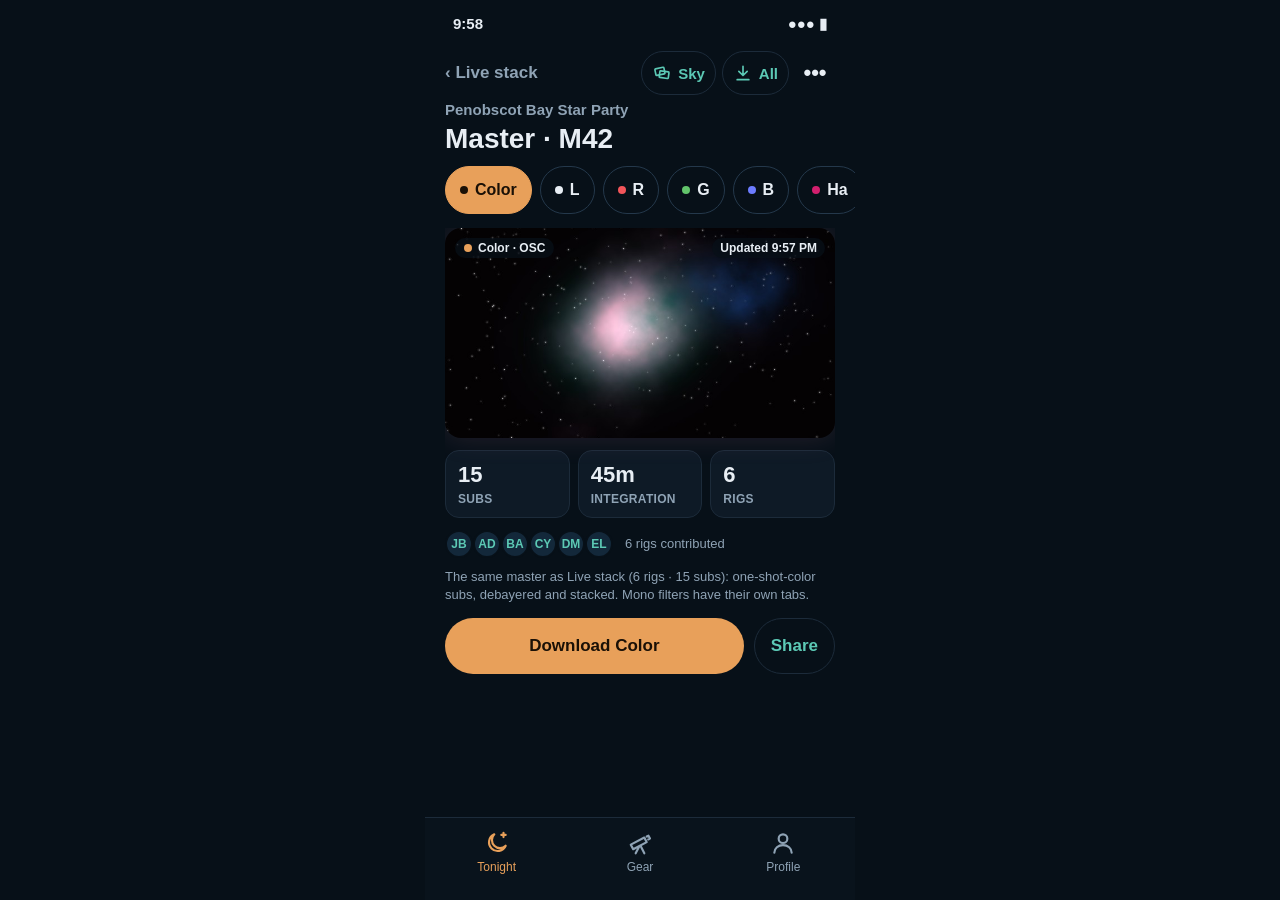
<file: master.html>
<!doctype html><html lang="en"><head><meta charset="utf-8">
<meta name="viewport" content="width=device-width, initial-scale=1, viewport-fit=cover">
<meta name="robots" content="noindex, nofollow">
<link rel="icon" href="favicon.svg" type="image/svg+xml"><link rel="alternate icon" href="favicon.ico">
<meta name="apple-mobile-web-app-capable" content="yes">
<meta name="apple-mobile-web-app-title" content="Star Party"><title>Star Party · Master tabs, RGB combine, Blend and Auto (prototype)</title>
<style>
*{box-sizing:border-box;margin:0;padding:0}
html,body{background:#071018}
body{color:#E8EEF4;font-family:Inter,-apple-system,BlinkMacSystemFont,"Segoe UI",sans-serif;overflow:hidden;-webkit-tap-highlight-color:transparent}
.ph{display:flex;flex-direction:column}
.ph>*{flex-shrink:0}
.sb{height:47px;display:flex;justify-content:space-between;align-items:center;font-size:15px;font-weight:600;padding:0 8px}
.top{height:52px;display:flex;align-items:center;justify-content:space-between;color:#8FA3B5;font-size:17px}
.back{height:52px;min-width:88px;margin-left:-8px;padding:0 8px;display:flex;align-items:center;color:#8FA3B5;font-size:17px;font-weight:600;text-decoration:none}
.stepn{font-size:13px;letter-spacing:1px;color:#8FA3B5;font-weight:700;text-transform:uppercase;white-space:nowrap}
.menu{width:52px;height:52px;display:flex;align-items:center;justify-content:center;color:#E8EEF4;font-size:22px;font-weight:700;background:none;border:0;cursor:pointer;font-family:inherit;padding:0}
.tr{display:flex;align-items:center;gap:4px}
.party{font-size:15px;font-weight:600;color:#8FA3B5;line-height:21px}
h1{font-size:28px;line-height:34px;font-weight:700;margin:2px 0 10px}
.muted{color:#8FA3B5;font-size:15px;line-height:21px}
.small{font-size:13px;color:#8FA3B5;line-height:18px}
/* filter tab strip: 48px glove targets, scrolls sideways */
.strip{display:flex;gap:8px;overflow-x:auto;margin:0 -20px;padding:0 20px 2px;scrollbar-width:none;scroll-padding:0 20px}
.strip::-webkit-scrollbar{display:none}
.chip{flex:none;height:48px;min-width:52px;padding:0 14px;border-radius:24px;border:1px solid #24384B;background:transparent;color:#E8EEF4;font:600 16px Inter,-apple-system,sans-serif;display:flex;align-items:center;justify-content:center;gap:7px;cursor:pointer}
.chip i{width:8px;height:8px;border-radius:50%;flex:none}
.chip.empty{background:transparent;border-style:dashed;color:#8FA3B5}
.chip.empty i{opacity:.35}
.chip.on{background:#E8A05A;border-color:#E8A05A;color:#1A1006}
.chip.on i{background:#1A1006 !important;opacity:1}
.chip.blend{border-color:#3A2C1C}
.chip.blend svg{width:16px;height:16px}
.panel{margin-top:12px;display:flex;flex-direction:column;flex:1 1 auto !important;min-height:0;overflow-y:auto;scrollbar-width:none;padding-bottom:12px}
.panel::-webkit-scrollbar{display:none}
.sky{height:210px;border-radius:16px;overflow:hidden;position:relative;background:#000 center/cover;box-shadow:0 0 28px rgba(200,110,150,.16)}
.sky.mono{box-shadow:0 0 24px rgba(180,190,210,.10)}
.sky .tag{position:absolute;left:10px;top:10px;font-size:12px;font-weight:700;color:#E8EEF4;background:rgba(7,16,24,.72);padding:3px 9px;border-radius:999px;display:flex;gap:6px;align-items:center}
.sky .tag i{width:8px;height:8px;border-radius:50%}
.sky .upd{position:absolute;right:10px;top:10px;font-size:12px;font-weight:700;color:#E8EEF4;background:rgba(7,16,24,.72);padding:3px 8px;border-radius:999px}
.stats{display:flex;gap:8px;margin-top:12px}
.stat{flex:1;background:#0E1A26;border:1px solid #1C2B3A;border-radius:14px;padding:10px 12px}
.stat b{display:block;font-size:22px;line-height:28px;font-weight:700}
.stat span{font-size:12px;color:#8FA3B5;font-weight:600;letter-spacing:.3px}
.who{margin-top:12px;display:flex;align-items:center;gap:8px}
.av{width:28px;height:28px;border-radius:50%;background:#13283A;color:#5CC9B5;font-size:12px;font-weight:700;display:flex;align-items:center;justify-content:center;border:2px solid #071018;margin-left:-8px}
.av:first-child{margin-left:0}
.note{margin-top:10px}
.empty-card{height:210px;border:1px dashed #33404D;border-radius:16px;display:flex;flex-direction:column;align-items:center;justify-content:center;text-align:center;padding:20px 24px;gap:8px}
.empty-card svg{width:40px;height:40px;color:#33404D}
.empty-card h2{font-size:19px;line-height:24px}
code{font:600 14px ui-monospace,SFMono-Regular,Menlo,Consolas,monospace;color:#E8EEF4;background:#13283A;border:1px solid #1C2B3A;border-radius:6px;padding:1px 6px;white-space:nowrap}
.btns{display:flex;gap:10px;margin-top:14px}
.primary{height:56px;border-radius:28px;background:#E8A05A;color:#1A1006;font:700 17px Inter,-apple-system,sans-serif;display:flex;align-items:center;justify-content:center;border:0;cursor:pointer;flex:1}
.ghostb{height:56px;border-radius:28px;background:transparent;border:1px solid #1C2B3A;color:#5CC9B5;font:600 17px Inter,-apple-system,sans-serif;cursor:pointer;padding:0 18px}
.seg{display:flex;background:#0B141E;border:1px solid #1C2B3A;border-radius:14px;padding:4px;margin-top:8px}
.seg button{flex:1 1 0;min-width:0;padding:0 6px;white-space:nowrap;height:48px;border:0;border-radius:10px;font:600 16px Inter,-apple-system,sans-serif;color:#8FA3B5;background:transparent;cursor:pointer}
.seg button.on{background:#E8A05A;color:#1A1006}
.cmp{position:relative;height:178px;border-radius:16px;overflow:hidden;margin-top:10px;background:#000;touch-action:none;cursor:ew-resize;box-shadow:0 0 28px rgba(200,110,150,.16)}
.cmp canvas{position:absolute;inset:0;width:100%;height:100%}
.cmp .lbl{position:absolute;top:10px;font-size:12px;font-weight:700;background:rgba(7,16,24,.72);padding:3px 9px;border-radius:999px;pointer-events:none}
.cmp .lbl.l{left:10px}.cmp .lbl.r{right:10px}
.cmp .sample{position:absolute;right:10px;bottom:10px;font-size:11px;font-weight:600;color:#B4C0CC;background:rgba(7,16,24,.72);padding:2px 8px;border-radius:999px;pointer-events:none}
.cmp .div{position:absolute;top:0;bottom:0;width:2px;background:#E8EEF4;pointer-events:none;box-shadow:0 0 6px rgba(0,0,0,.6)}
.cmp .knob{position:absolute;top:50%;width:36px;height:36px;margin:-18px 0 0 -18px;border-radius:50%;background:#E8EEF4;color:#071018;display:flex;align-items:center;justify-content:center;font-size:14px;font-weight:800;pointer-events:none;box-shadow:0 2px 8px rgba(0,0,0,.5)}
.lblrow{display:flex;justify-content:space-between;align-items:baseline;margin-top:12px}
.lbt{font-size:13px;color:#8FA3B5;font-weight:700;letter-spacing:.6px;text-transform:uppercase}
.val{font-size:17px;font-weight:700;color:#E8A05A}
input[type=range]{-webkit-appearance:none;appearance:none;width:100%;height:40px;background:transparent;margin-top:0;cursor:pointer}
input[type=range]::-webkit-slider-runnable-track{height:8px;border-radius:4px;background:linear-gradient(90deg,#E8A05A var(--p,50%),#1C2B3A var(--p,50%))}
input[type=range]::-webkit-slider-thumb{-webkit-appearance:none;width:32px;height:32px;border-radius:50%;background:#E8EEF4;border:3px solid #E8A05A;margin-top:-12px;box-shadow:0 2px 6px rgba(0,0,0,.5)}
input[type=range]::-moz-range-track{height:8px;border-radius:4px;background:#1C2B3A}
input[type=range]::-moz-range-progress{height:8px;border-radius:4px;background:#E8A05A}
input[type=range]::-moz-range-thumb{width:26px;height:26px;border-radius:50%;background:#E8EEF4;border:3px solid #E8A05A}
.hint{margin-top:8px;font-size:13px;color:#8FA3B5;line-height:18px}
.spacer{flex:1 1 auto}
.tabs{height:83px;margin:0 -20px;border-top:1px solid #1C2B3A;display:flex;justify-content:space-around;padding-top:8px;background:#09131C}
.tab{display:flex;flex-direction:column;align-items:center;gap:4px;font-size:12px;color:#8FA3B5;width:96px;height:60px;padding-top:4px}
.tab svg{width:26px;height:26px}.tab.on{color:#E8A05A}
.toast{position:absolute;left:50%;bottom:100px;transform:translateX(-50%);background:#13283A;border:1px solid #2A5A55;color:#5CC9B5;font-size:14px;font-weight:600;padding:8px 14px;border-radius:999px;white-space:nowrap;opacity:0;transition:opacity .2s;pointer-events:none}
.toast.show{opacity:1}
[hidden]{display:none !important}

.cmp{height:140px}
.cmp canvas{object-fit:cover}
#auto .cmp{height:132px}
.card .k b{text-transform:none;letter-spacing:0;font-weight:800}
.chip .tri{display:flex}.chip .tri i{margin-right:-2px}
.chip.on .tri i{background:#1A1006 !important}
.seg button:disabled{color:#4A5866;border:1px dashed #33404D;cursor:not-allowed}
.seg button i{display:inline-block;width:8px;height:8px;border-radius:50%;margin-right:6px;vertical-align:1px}
.seg button.on i{background:#1A1006 !important}
.seg button:disabled i{opacity:.35}
.duo{display:flex;align-items:center;gap:6px;margin-top:8px}
.duo .seg{margin-top:0;flex:1 1 0}
.duo .seg button{padding:0 2px;font-size:15px}
.duo .arw{color:#8FA3B5;font-size:15px;font-weight:700;flex:none}
.wrow{display:flex;align-items:center;gap:10px;height:40px}
.wrow b{width:20px;font-size:15px}
.wrow .wv{width:40px;text-align:right;font-size:15px;font-weight:700;color:#E8EEF4}
.wrow input{flex:1;height:40px}
.wrow i{width:8px;height:8px;border-radius:50%;flex:none}
.need{display:flex;gap:8px;margin-top:4px}
.need span{font:600 14px Inter,-apple-system,sans-serif;padding:4px 10px;border-radius:999px;border:1px solid #1C2B3A;display:flex;align-items:center;gap:6px}
.need span.miss{border-style:dashed;color:#8FA3B5}
.need span i{width:8px;height:8px;border-radius:50%}
.card{background:#0E1A26;border:1px solid #1C2B3A;border-radius:16px;padding:12px 14px;margin-top:10px}
.card .k{font-size:12px;font-weight:700;letter-spacing:.8px;color:#E8A05A;text-transform:uppercase}
.card h3{font-size:19px;line-height:24px;margin-top:2px}
.card .score{display:flex;align-items:baseline;gap:10px;margin-top:4px}
.card .score b{white-space:nowrap}
.card .score b{font-size:22px;color:#5CC9B5}
.cands{display:flex;gap:6px;margin-top:8px;overflow-x:auto;scrollbar-width:none}
.cands button{flex:none;height:44px;padding:0 12px;border-radius:22px;border:1px solid #1C2B3A;background:#0B141E;color:#E8EEF4;font:600 14px Inter,-apple-system,sans-serif;cursor:pointer}
.cands button.on{border-color:#5CC9B5;color:#5CC9B5}
.cands button em{font-style:normal;color:#8FA3B5;margin-left:6px}
.linkb{background:none;border:0;color:#5CC9B5;font:600 16px Inter,-apple-system,sans-serif;height:48px;cursor:pointer;align-self:flex-start;padding:0 2px}
.btns .primary.sm{font-size:16px}
.panel>*{flex-shrink:0}
/* Blend manual: tighter rhythm (about 8px less per section) so Save + Share clear the tab bar */
#mBody .cmp{margin-top:6px}
#mBody .lblrow{margin-top:4px !important}
#mBody input[type=range]{height:44px;margin:-5px 0}
#mBody .seg{margin-top:4px}
#mBody .hint{margin-top:4px}
#mBody .btns,#pBody .btns{margin-top:8px}
.duo{margin-top:6px}
.duo .seg{padding:4px 4px}
.duo .seg button{min-width:0;overflow:hidden}
#tgts{padding-right:4px}
/* Auto card */
.card .why{white-space:nowrap;overflow:hidden;text-overflow:ellipsis;margin-top:2px}
.card .score{align-items:center}
.band{font:700 14px Inter,-apple-system,sans-serif;padding:3px 10px;border-radius:999px;white-space:nowrap}
.band.Good{background:rgba(92,201,181,.14);color:#5CC9B5;border:1px solid #2A5A55}
.band.Close{background:rgba(232,160,90,.12);color:#E8A05A;border:1px solid #5A4126}
.band.Weak{background:rgba(232,106,106,.12);color:#F08A8A;border:1px solid #5A2A2A}
.card .mock{margin-top:6px;font-size:12px;color:#8FA3B5;border-top:1px solid #1C2B3A;padding-top:6px}
.cands{justify-content:center}
.cands button .b{font-size:12px;margin-left:6px;font-weight:700}
.cands button .b.Good{color:#5CC9B5}.cands button .b.Close{color:#E8A05A}.cands button .b.Weak{color:#F08A8A}
.cands button.on{border-color:#E8A05A;color:#E8EEF4;background:#1A1408}
#auto .btns{margin-top:10px}
#rgb .hint{margin-top:4px}
#rgb .wrow{height:32px}
#rgb input[type=range]{height:44px;margin:-5px 0}
input[type=range]:disabled{cursor:not-allowed}
input[type=range]:disabled::-webkit-slider-runnable-track{background:#1C2B3A}
input[type=range]:disabled::-webkit-slider-thumb{background:#2A3846;border-color:#3A4A5A;box-shadow:none}
input[type=range]:disabled::-moz-range-progress{background:#1C2B3A}
input[type=range]:disabled::-moz-range-thumb{background:#2A3846;border-color:#3A4A5A}
.lblrow.off .lbt,.lblrow.off .val{color:#5D6F80}
#rgb .lblrow{margin-top:6px}
#rgb .seg{margin-top:4px}
#rgb .btns{margin-top:8px}
.cands button{flex:1 1 0;min-width:0;height:52px;padding:0 6px;display:flex;flex-direction:column;align-items:center;justify-content:center;gap:1px;line-height:17px}
.cands button .b{margin-left:0}
.cands button .n{white-space:nowrap;overflow:hidden;text-overflow:ellipsis;max-width:100%}
.strip .tail{flex:none;width:72px;height:1px}
/* Foraxx: the disabled Ha-in-green slider shows no thumb (CDS nit) */
input[type=range]:disabled::-webkit-slider-thumb{opacity:0;width:0;border:0}
input[type=range]:disabled::-moz-range-thumb{opacity:0;width:0;border:0}
/* round 6: downloads, Send to ASIAIR, Sky view */
.ib{height:44px;min-width:44px;padding:0 10px;border-radius:22px;border:1px solid #1C2B3A;background:transparent;color:#5CC9B5;font:600 15px Inter,-apple-system,sans-serif;display:flex;align-items:center;justify-content:center;gap:6px;cursor:pointer}
.ib svg{width:20px;height:20px}
.tr{gap:6px}
.dll{height:44px;font-size:15px;margin-top:2px}
.btns .dli{width:56px;height:56px;flex:none;padding:0;margin:0;display:flex;align-items:center;justify-content:center}
.btns .ghostb{padding:0 16px}
.btns:has(.dli){gap:8px}
.dlc{padding:10px 14px}
.dlrow{display:flex;align-items:center;gap:10px;min-height:52px}
.dlrow .nm{flex:1;min-width:0}
.dlrow .nm b{display:block;font-size:16px}
.dlrow .nm span{font-size:13px;color:#8FA3B5}
.dlrow.off .nm b{color:#5D6F80}
.dlrow .ib:disabled{color:#4A5866;border-style:dashed;cursor:not-allowed}
.scrim{position:absolute;inset:0;background:rgba(0,0,0,.6);z-index:20}
.sheet{position:absolute;left:0;right:0;bottom:0;z-index:21;background:#0E1A26;border:1px solid #1C2B3A;border-radius:22px 22px 0 0;padding:0;max-height:800px;overflow:hidden;display:flex;flex-direction:column;scrollbar-width:none}
.sheet-head{position:relative;flex-shrink:0;padding:10px 20px 8px;background:#0E1A26;border-radius:22px 22px 0 0;z-index:2}
.sheet-body{flex:1 1 auto;min-height:0;overflow-y:auto;padding:0 20px 8px;scrollbar-width:none}
.sheet-body::-webkit-scrollbar{display:none}
.sheet-foot{flex-shrink:0;padding:8px 20px 26px;background:#0E1A26;border-top:1px solid #1C2B3A;z-index:2}
.sheet .grab{width:44px;height:5px;border-radius:3px;background:#24384B;margin:0 auto 10px}
.sheet h2{font-size:21px;line-height:26px}
.sheet .x{position:absolute;right:12px;top:10px;width:44px;height:44px;border:0;background:none;color:#8FA3B5;font-size:22px;cursor:pointer}
.sheet-foot .send{margin-top:0}
.fmt{display:flex;align-items:center;gap:12px;width:100%;min-height:50px;padding:5px 12px;border-radius:12px;border:1px solid #1C2B3A;background:#0B141E;color:#E8EEF4;text-align:left;margin-top:6px;cursor:pointer;font:inherit}
.fmt .rd{width:18px;height:18px;border-radius:50%;border:2px solid #8FA3B5;flex:none}
.fmt.on{border-color:#E8A05A}.fmt.on .rd{border-color:#E8A05A;background:radial-gradient(#E8A05A 45%,transparent 50%)}
.fmt b{display:block;font-size:15px}.fmt span{font-size:12px;color:#8FA3B5;line-height:16px}
.sheet .btns{margin-top:12px}
.sheet .primary,.sheet .ghostb{height:52px}
a.primary{text-decoration:none}
.sheet hr{border:0;border-top:1px solid #1C2B3A;margin:14px 0 2px}
.send{height:52px;width:100%;border-radius:26px;border:1px solid #2A5A55;background:transparent;color:#5CC9B5;font:600 16px Inter,-apple-system,sans-serif;margin-top:8px;cursor:pointer}
.send:disabled{opacity:.55;cursor:default}
.bar{height:6px;border-radius:3px;background:#1C2B3A;overflow:hidden;margin-top:8px}.bar i{display:block;height:6px;background:#5CC9B5;width:0}
.res{margin-top:8px;font-size:14px;line-height:20px;border-radius:12px;padding:8px 12px}
.res.ok{background:rgba(92,201,181,.10);border:1px solid #2A5A55;color:#BDEFE5}
.res.err{background:rgba(232,106,106,.10);border:1px solid #5A2A2A;color:#F5B5B5}
.res code{font-size:12px}
#shT{padding-right:44px;white-space:nowrap;overflow:hidden;text-overflow:ellipsis}
.fmt .fb{flex:1;min-width:0}.fmt .fb>b{display:flex;justify-content:space-between;gap:8px}
.fmt .fb>b>span{font-size:15px;color:inherit;line-height:inherit}
.fmt b .sz{font-style:normal;font-weight:600;font-size:14px;color:#8FA3B5;white-space:nowrap}
.sheet .sample-pill{flex:none;white-space:nowrap;display:inline-block;font-size:11px;font-weight:700;color:#B4C0CC;border:1px solid #33404D;border-radius:999px;padding:0 7px;margin-right:6px;vertical-align:1px}
.sky .flat-badge{position:absolute;left:10px;bottom:10px;z-index:2;font-size:11px;font-weight:700;padding:4px 9px;border-radius:999px;max-width:calc(100% - 20px);white-space:nowrap;overflow:hidden;text-overflow:ellipsis}
.sky .flat-badge.ok{color:#BDEFE5;background:rgba(7,16,24,.82);border:1px solid #2A5A55}
.sky .flat-badge.warn{color:#F0D2A8;background:rgba(26,16,6,.88);border:1px solid #5A4126}
.sky .flat-badge.prog{color:#E8EEF4;background:rgba(7,16,24,.82);border:1px solid #1C2B3A}
.sky.uncal::after{content:"";position:absolute;inset:0;background:radial-gradient(ellipse at 48% 42%,transparent 38%,rgba(0,0,0,.55) 100%);pointer-events:none}
.menu-sheet{position:absolute;left:0;right:0;bottom:0;z-index:23;background:#0E1A26;border:1px solid #1C2B3A;border-radius:22px 22px 0 0;padding:10px 20px max(26px, calc(16px + var(--sab, 0px)));}
.menu-sheet .grab{width:44px;height:5px;border-radius:3px;background:#24384B;margin:0 auto 10px}
.menu-sheet h2{font-size:19px;line-height:24px}
.menu-sheet .item{display:block;width:100%;text-align:left;background:#0E1A26;border:1px solid #1C2B3A;border-bottom:0;padding:14px 14px;color:#E8EEF4;font:600 17px Inter,-apple-system,sans-serif;cursor:pointer;text-decoration:none}
.menu-sheet .item:first-of-type{border-radius:14px 14px 0 0}
.menu-sheet .item:last-of-type{border-bottom:1px solid #1C2B3A;border-radius:0 0 14px 14px}
.menu-sheet .cancel{display:block;width:100%;margin-top:12px;height:48px;border:0;background:none;color:#5CC9B5;font:600 17px Inter,-apple-system,sans-serif;cursor:pointer}
#menuScrim{z-index:22}
</style>
<link rel="stylesheet" href="phone.css">
</head>
<body><div class="ph" id="ph">
<div class="sb"><span>9:58</span><span>●●● ▮</span></div>
<div class="top"><a class="back" id="liveBack" href="live.html">‹ Live stack</a><span class="tr"><a class="ib" id="skyBtn" style="text-decoration:none" href="sky.html" aria-label="Sky view: everyone's field of view"><svg viewBox="0 0 24 24" fill="none" stroke="currentColor" stroke-width="2" stroke-linecap="round"><rect x="4" y="6" width="11" height="8" rx="1" transform="rotate(-12 9.5 10)"/><rect x="9" y="10" width="11" height="8" rx="1" transform="rotate(8 14.5 14)"/></svg>Sky</a><button class="ib" id="allBtn" type="button" aria-label="Download all masters and saved products as a zip"><svg viewBox="0 0 24 24" fill="none" stroke="currentColor" stroke-width="2" stroke-linecap="round" stroke-linejoin="round"><path d="M12 4v11M7 10l5 5 5-5M5 20h14"/></svg>All</button><button class="menu" id="menuBtn" type="button" aria-label="Party menu" style="width:40px">•••</button></span></div>
<div class="party">Penobscot Bay Star Party</div>
<h1>Master · M42</h1>
<div class="strip" id="strip" role="tablist" aria-label="Master filters"></div>

<!-- channel view -->
<div class="panel" id="chan">
  <div class="sky" id="sky" role="img"><span class="tag" id="tag"><i></i><span></span></span><span class="upd">Updated 9:57 PM</span><span class="flat-badge" id="flatBadge" hidden></span></div>
  <div class="stats">
    <div class="stat"><b id="sSubs">0</b><span>SUBS</span></div>
    <div class="stat"><b id="sTime">0m</b><span>INTEGRATION</span></div>
    <div class="stat"><b id="sRigs">0</b><span>RIGS</span></div>
  </div>
  <div class="who" id="who"></div>
  <p class="small note" id="note"></p>
  <p class="small" id="flatLine" hidden></p>
  <div class="btns"><button class="primary" id="dl" type="button">Download FITS</button><button class="ghostb" id="share" type="button">Share</button></div>
</div>

<!-- empty filter / disabled RGB combine -->
<div class="panel" id="empty" hidden>
  <div class="empty-card">
    <svg viewBox="0 0 24 24" fill="none" stroke="currentColor" stroke-width="1.6" stroke-linecap="round"><circle cx="12" cy="12" r="9"/><path d="M12 3v18M3 12h18" opacity=".5"/></svg>
    <h2 id="eTitle">No subs yet for this filter</h2>
    <p class="muted" id="eBody"></p>
    <div class="need" id="eNeed" hidden></div>
  </div>
  <div class="stats" id="eStats">
    <div class="stat"><b>0</b><span>SUBS</span></div>
    <div class="stat"><b>0m</b><span>INTEGRATION</span></div>
    <div class="stat"><b>0</b><span>RIGS</span></div>
  </div>
  <p class="small note" id="eNote">Subs are grouped by the <code>FILTER</code> card in their FITS header. One-shot-color subs go to Color.</p>
  <div class="card dlc comps" id="eComps" hidden></div>
</div>

<!-- RGB combine -->
<div class="panel" id="rgb" hidden>
  <div class="cmp" id="cmpC" aria-label="Before and after. Drag to compare.">
    <canvas width="700" height="400"></canvas>
    <span class="lbl l">Color</span><span class="lbl r">Color + RGB</span><span class="sample">Sample data</span>
    <span class="div"></span><span class="knob">‹›</span>
  </div>
  <div class="lblrow"><span class="lbt">Channel weights</span><span class="small" id="cInfo">29 subs · 1h 27m mono RGB</span></div>
  <div id="weights"></div>
  <div class="lblrow" style="margin-top:4px"><span class="lbt">Strength</span><span class="val" id="csv">50%</span></div>
  <input type="range" id="cstr" min="0" max="100" step="1" value="50" aria-label="How much of the RGB composite goes into the Color master">
  <div class="lblrow" style="margin-top:2px"><span class="lbt">Mix mode</span><span class="small">Into the Color master</span></div>
  <div class="seg" id="cmodes"></div>
  <p class="hint" id="chint"></p>
  <div class="btns"><button class="primary" id="csave" type="button">Save as Color + RGB</button><button class="ghostb dli dll" type="button" id="dlC" aria-label="Download Color + RGB · FITS, TIFF, PNG" title="Download · FITS, TIFF, PNG"><svg viewBox="0 0 24 24" width="22" height="22" fill="none" stroke="currentColor" stroke-width="2.2" stroke-linecap="round" stroke-linejoin="round" aria-hidden="true"><path d="M12 4v11M7 10l5 5 5-5M5 20h14"/></svg></button><button class="ghostb" id="cshare" type="button">Share</button></div>
  <div class="card dlc comps" id="comps"></div>
</div>

<!-- blend -->
<div class="panel" id="blend" hidden>
  <div class="seg" role="tablist" aria-label="Blend mode" style="margin-top:0" id="view">
    <button type="button" data-view="manual" class="on">Manual</button>
    <button type="button" data-view="auto" aria-label="Auto: pick a recipe for me">✦ Auto</button>
  </div>
  <div id="manual">
    <div id="mEmpty" hidden>
      <div class="empty-card" style="height:auto;min-height:170px;margin-top:10px">
        <h2>Manual blend needs a broadband master</h2>
        <p class="muted" id="mEmptyBody"></p>
        <button class="linkb" type="button" id="toAuto">Open Auto ›</button>
      </div>
    </div>
    <div id="pBody" hidden>
      <div class="lblrow" style="margin-top:6px"><span class="lbt">Palette</span><span class="small">From mono Ha + OIII</span></div>
      <div class="seg" id="pals" role="radiogroup" aria-label="Palette"></div>
      <div class="cmp" id="cmpP" aria-label="Before and after. Drag to compare." style="margin-top:6px">
        <canvas width="700" height="400"></canvas>
        <span class="lbl l">Ha</span><span class="lbl r" id="pAfter">HOO</span><span class="sample">Sample data</span>
        <span class="div"></span><span class="knob">‹›</span>
      </div>
      <div class="lblrow" style="margin-top:4px"><span class="lbt">Ha in green</span><span class="val" id="pgv">20%</span></div>
      <input type="range" id="pg" min="0" max="50" step="10" value="20" aria-label="How much Ha goes into green" style="height:44px">
      <p class="hint" id="phint" style="margin-top:4px"></p>
      <div class="btns"><button class="primary" id="psave" type="button">Save as HOO</button><button class="ghostb dli dll" type="button" id="dlP" aria-label="Download HOO · FITS, TIFF, PNG" title="Download · FITS, TIFF, PNG"><svg viewBox="0 0 24 24" width="22" height="22" fill="none" stroke="currentColor" stroke-width="2.2" stroke-linecap="round" stroke-linejoin="round" aria-hidden="true"><path d="M12 4v11M7 10l5 5 5-5M5 20h14"/></svg></button><button class="ghostb" id="pshare" type="button">Share</button></div>
    </div>
    <div id="mBody">
      <div class="duo">
        <div class="seg" id="srcs" role="radiogroup" aria-label="Narrowband to add"></div>
        <span class="arw" aria-hidden="true">→</span>
        <div class="seg" id="tgts" role="radiogroup" aria-label="Channel to add it to"></div>
      </div>
      <div class="cmp" id="cmpB" aria-label="Before and after. Drag to compare.">
        <canvas width="700" height="400"></canvas>
        <span class="lbl l">Before</span><span class="lbl r">After</span><span class="sample">Sample data</span>
        <span class="div"></span><span class="knob">‹›</span>
      </div>
      <div class="lblrow" style="margin-top:10px"><span class="lbt">Strength</span><span class="val" id="sv">50%</span></div>
      <input type="range" id="str" min="0" max="100" step="1" value="50" aria-label="Blend strength">
      <div class="lblrow" style="margin-top:2px"><span class="lbt">Blend mode</span><span class="small" id="base">Into the Color master</span></div>
      <div class="seg" id="modes"></div>
      <p class="hint" id="hint"></p>
      <div class="btns"><button class="primary" id="save" type="button">Save as HaRGB</button><button class="ghostb dli dll" type="button" id="dlB" aria-label="Download HaRGB · FITS, TIFF, PNG" title="Download · FITS, TIFF, PNG"><svg viewBox="0 0 24 24" width="22" height="22" fill="none" stroke="currentColor" stroke-width="2.2" stroke-linecap="round" stroke-linejoin="round" aria-hidden="true"><path d="M12 4v11M7 10l5 5 5-5M5 20h14"/></svg></button><button class="ghostb" id="share2" type="button">Share</button></div>
    </div>
  </div>
  <div id="auto" hidden>
    <div class="card" id="acard">
      <div class="k">✦ Auto · <b id="aKick">HaRGB</b></div>
      <h3 id="aTitle"></h3>
      <p class="small why" id="aWhy"></p>
      <div class="score"><span class="band Good" id="aBand">Good match</span><span class="small" id="aRefs"></span></div>
      <p class="mock" id="aMock">Mock comparison · AstroBin images never stored</p>
    </div>
    <div class="cands" id="cands" role="radiogroup" aria-label="Auto candidates"></div>
    <div class="cmp" id="cmpA" aria-label="Before and after. Drag to compare.">
      <canvas width="700" height="400"></canvas>
      <span class="lbl l" id="aBefore">Before</span><span class="lbl r">Auto</span><span class="sample">Sample data</span>
      <span class="div"></span><span class="knob">‹›</span>
    </div>
    <div class="btns"><button class="primary sm" id="apply" type="button">Apply · save as HaRGB</button><button class="ghostb" id="tweak" type="button">Tweak</button></div>
    <button class="linkb dll" type="button" id="dlA">↓ Download Auto result · FITS, TIFF, PNG</button>
  </div>
</div>

<nav class="tabs" aria-label="Main"><a class="tab on" href="master.html" aria-current="page"><svg viewBox="0 0 24 24" fill="none" stroke="currentColor" stroke-width="2" stroke-linecap="round" stroke-linejoin="round"><path d="M20 14.5A8 8 0 1 1 9.5 4a6.5 6.5 0 0 0 10.5 10.5z"/><path d="M18 2.5v4M16 4.5h4"/></svg>Tonight</a><a class="tab" href="rigs.html"><svg viewBox="0 0 24 24" fill="none" stroke="currentColor" stroke-width="2" stroke-linecap="round" stroke-linejoin="round"><path d="M3.5 13.5 16 7l2.2 4.2-12.5 6.5z"/><path d="M18.2 6l1.6-.8 1.4 2.7-1.6.8"/><path d="M11 15.6 8 21.5M12.6 14.8 16 21.5"/></svg>Gear</a><a class="tab" href="rigs.html#view=list"><svg viewBox="0 0 24 24" fill="none" stroke="currentColor" stroke-width="2" stroke-linecap="round" stroke-linejoin="round"><circle cx="12" cy="8" r="4"/><path d="M4 21c0-4.2 3.6-7 8-7s8 2.8 8 7"/></svg>Profile</a></nav>
<div class="scrim" id="scrim" hidden></div>
<div class="sheet" id="sheet" hidden role="dialog" aria-modal="true" aria-labelledby="shT">
  <div class="sheet-head">
    <div class="grab"></div><button class="x" id="shX" type="button" aria-label="Close">✕</button>
    <h2 id="shT">Download Ha</h2>
    <p class="small" id="shS" style="margin-top:2px"></p>
  </div>
  <div class="sheet-body">
    <div class="lbt" style="margin-top:4px">Format</div>
    <div id="fmts" role="radiogroup" aria-label="File format"></div>
    <div class="btns"><a class="primary" id="shDl" href="#" download>Download</a><button class="ghostb" id="shShare" type="button">Share</button></div>
    <p class="small" id="shNote" style="margin-top:6px"></p>
    <hr>
    <div class="lblrow" style="margin-top:10px"><span class="lbt">Send to my ASIAIR</span><span class="small">Browser preview</span></div>
    <p class="small" id="sendWhere" style="margin-top:4px"></p>
    <div class="seg" id="store" role="radiogroup" aria-label="ASIAIR storage"><button type="button" data-s="emmc" class="on">Internal (eMMC)</button><button type="button" data-s="usb">USB / SD</button></div>
  </div>
  <div class="sheet-foot">
    <button class="send" id="sendBtn" type="button">Send FITS to ASIAIR</button>
    <div class="bar" id="sendBar" hidden role="progressbar" aria-valuemin="0" aria-valuemax="100" aria-valuenow="0"><i></i></div>
    <div class="res" id="sendRes" hidden role="status" aria-live="polite"></div>
  </div>
</div>
<div class="scrim" id="menuScrim" hidden></div>
<div class="menu-sheet" id="menu" hidden role="dialog" aria-modal="true" aria-labelledby="menuT">
  <div class="grab"></div>
  <h2 id="menuT">Penobscot Bay Star Party</h2>
  <p class="small" style="margin:4px 0 12px">6 members · 7 rigs</p>
  <a class="item" id="menuFlats" href="flats.html">Flats…</a>
  <a class="item" href="sky.html">Sky view</a>
  <a class="item" href="live.html">Live stack</a>
  <button class="item" type="button" id="menuLeave" style="border-bottom:1px solid #1C2B3A;border-radius:0 0 14px 14px;color:#F08A8A">Leave party</button>
  <button class="cancel" type="button" id="menuX">Cancel</button>
</div>
<div class="toast" id="toast">Prototype · saves a new FITS; nothing is saved here</div>
</div>
<script src="roster.js"></script>
<script src="flats.js"></script>
<script>
// Mock data for the prototype. Real counts come from the party stack (GET /api/stacks/{id}/masters).
const BASE_TABS = [
  {k:"color", label:"Color", accent:"#E8A05A", subs:15, sec:2700, rigs:rosterRigs("color"), note:"The same master as Live stack (6 rigs · 15 subs): one-shot-color subs, debayered and stacked. Mono filters have their own tabs."},
  {k:"L", label:"L", accent:"#E8EEF4", subs:24, sec:4320, rigs:rosterRigs("L"), note:"Mono subs shot through L (luminance) on Dana's second rig. Grouped by FILTER = L / Lum."},
  {k:"R", label:"R", accent:"#F2555A", subs:10, sec:1800, rigs:rosterRigs("R"), note:"Mono subs shot through the red filter."},
  {k:"G", label:"G", accent:"#62C46B", subs:10, sec:1800, rigs:rosterRigs("G"), note:"Mono subs shot through the green filter."},
  {k:"B", label:"B", accent:"#6C7CFF", subs:9, sec:1620, rigs:rosterRigs("B"), note:"Mono subs shot through the blue filter."},
  {k:"Ha", label:"Ha", accent:"#D21F6E", subs:12, sec:3600, rigs:rosterRigs("Ha"), note:"Subs shot through Ha filters (Amy's 7 nm clip-in, Eli's dual-band). Picks up the faint outer hydrogen the color subs miss."},
  {k:"OIII", label:"OIII", accent:"#1FC8F0", subs:8, sec:2400, rigs:rosterRigs("OIII"), note:"Subs shot through OIII (Eli's dual-band). Brightest in the core."},
  {k:"SII", label:"SII", accent:"#F0B85A", subs:0, sec:0, rigs:rosterRigs("SII"), note:""},
];
// Sample sets (hash sample=...): full party, one without blue subs, OSC + Ha only, mono Ha + OIII only.
const SAMPLES = { full: null, noB: ["B"], oscha: ["L","R","G","B","OIII"], nb: ["color","L","R","G","B"] };
let TABS = BASE_TABS;
const ACC = Object.fromEntries(BASE_TABS.map((t) => [t.k, t.accent]));
const MODE_HINT = {
  screen: (s, t) => `Screen lifts ${t} where ${s} is bright; never clips.`,
  max: (s, t) => `Max keeps the brighter of ${t} and ${s}. Punchiest.`,
  add: (s, t) => `Adds strength × ${s} signal to ${t}, like ${t[0].toUpperCase()} + k·${s}.`,
  lighten: (s) => `Keeps the brighter of luminance and ${s}; hue is kept.`,
  wadd: (s) => `Adds strength × ${s} signal to luminance; hue is kept.`,
  lscreen: (s) => `Screen lifts luminance where ${s} is bright; never clips.`,
};
const CH_MODES = [{k:"screen",label:"Screen"},{k:"max",label:"Max"},{k:"add",label:"Add"}];
const MODES = { R: CH_MODES, G: CH_MODES, B: CH_MODES,
  L: [{k:"lighten",label:"Lighten"},{k:"add",label:"Weighted"},{k:"screen",label:"Screen"}] };
const TNAME = { R: "red", G: "green", B: "blue", L: "luminance" };
const NATURAL = { Ha: "R", SII: "R", OIII: "G" };
const product = (s, t) => t === "L" ? `${s}LRGB` : (s === "Ha" && t === "R" ? "HaRGB" : `RGB + ${s}`);
const CMODES = [{k:"average",label:"Weighted",hint:"Averages Color and the RGB composite: more signal, same brightness."},
                {k:"lighten",label:"Lighten",hint:"Keeps the brighter of Color and RGB per channel; never darkens."}];
const $ = (id) => document.getElementById(id);
const fmt = (s) => { const t = Math.round(s/60), h = Math.floor(t/60), m = t%60; return h ? `${h}h ${String(m).padStart(2,"0")}m` : `${m}m`; };
const has = (k) => !!TABS.find((t) => t.k === k && t.subs);
const strip = $("strip");
const BLEND_ICON = '<svg viewBox="0 0 24 24" fill="none" stroke="currentColor" stroke-width="2"><circle cx="9" cy="12" r="6"/><circle cx="15" cy="12" r="6"/></svg>';
const state = { tab: "color", sample: "full", src: "Ha", target: "R", mode: "screen", strength: 50, view: "manual",
                w: [1, 1, 1], cmode: "average", cstr: 50, pick: null, pal: null, hig: 20, flats: null, flatLib: "nov8", restack: null };
const missingRGB = () => ["R","G","B"].filter((k) => !has(k));
function buildStrip() {
  strip.innerHTML = "";
  const rgbMissing = missingRGB();
  [...TABS, {k:"rgb", label:"RGB", subs: rgbMissing.length ? 0 : 1}, {k:"blend", label:"Blend", subs: 1}].forEach((t) => {
    const b = document.createElement("button");
    b.type = "button"; b.className = "chip" + (t.k === "blend" ? " blend" : "") + (t.subs === 0 ? " empty" : "");
    b.dataset.k = t.k; b.setAttribute("role", "tab");
    b.setAttribute("aria-label", t.k === "blend" ? "Blend narrowband into a channel, or Auto" : t.k === "rgb" ? (rgbMissing.length ? `RGB combine, missing ${rgbMissing.join(", ")}` : "RGB combine into Color") : `${t.label} master, ${t.subs ? t.subs + " subs" : "no subs yet"}`);
    b.innerHTML = (t.k === "blend" ? BLEND_ICON : t.k === "rgb" ? `<span class="tri"><i style="background:${ACC.R}"></i><i style="background:${ACC.G}"></i><i style="background:${ACC.B}"></i></span>` : `<i style="background:${t.accent}"></i>`) + `<span>${t.label}</span>`;
    b.onclick = () => show(t.k, true);
    strip.appendChild(b);
  });
  const tail = document.createElement("span"); tail.className = "tail"; tail.setAttribute("aria-hidden", "true"); strip.appendChild(tail); // room to scroll so no chip is left as a sliver
}
function show(k, user) {
  state.tab = k;
  [...strip.querySelectorAll(".chip")].forEach((c) => {
    const on = c.dataset.k === k; c.classList.toggle("on", on); c.setAttribute("aria-selected", on);
    if (on) { // keep the active chip in view with a readable peek (>= 56px) of its neighbours; never a sliver
      const PEEK = 56, kids = [...strip.querySelectorAll(".chip")], i = kids.indexOf(c), sr = strip.getBoundingClientRect();
      const L = (el) => el.getBoundingClientRect().left - sr.left + strip.scrollLeft, Wd = (el) => el.getBoundingClientRect().width;
      const prev = kids[i - 1], next = kids[i + 1], vw = strip.clientWidth, maxS = strip.scrollWidth - vw;
      const lo = prev ? L(prev) + Wd(prev) - PEEK : L(c) - 20;          // scroll no further right than this
      const hi = (next ? L(next) + PEEK : L(c) + Wd(c) + 20) - vw;       // and at least this far
      let want = Math.min(Math.max(strip.scrollLeft, hi), lo);
      const cut = kids.find((k) => L(k) < want && L(k) + Wd(k) > want);
      if (cut && L(cut) + Wd(cut) - want < PEEK) { // left edge cuts a chip to a sliver: show it whole, or a full peek
        const whole = L(cut) - 8, peek = L(cut) + Wd(cut) - PEEK;
        want = (L(c) + Wd(c) - whole <= vw - 8) ? whole : Math.max(peek, hi);
        const vis = L(cut) + Wd(cut) - want;
        if (vis > 0 && vis < PEEK) want = L(cut) + Wd(cut) + 2; // no room for a peek: hide it completely
      }
      want = Math.max(0, Math.min(maxS, want));
      strip.scrollTo({ left: Math.max(0, want), behavior: user ? "smooth" : "auto" }); }
  });
  const t = TABS.find((x) => x.k === k);
  const rgbOff = k === "rgb" && missingRGB().length > 0;
  $("chan").hidden = !(t && t.subs); $("empty").hidden = !((t && !t.subs) || rgbOff);
  $("rgb").hidden = k !== "rgb" || rgbOff; $("blend").hidden = k !== "blend";
  $("eNeed").hidden = !rgbOff; $("eStats").hidden = rgbOff;
  if (t && t.subs) {
    const sky = $("sky");
    sky.style.backgroundImage = `url(master/${k}.jpg)`; sky.classList.toggle("mono", k !== "color");
    sky.setAttribute("aria-label", `${t.label} master preview, M42`);
    $("tag").querySelector("i").style.background = t.accent;
    $("tag").querySelector("span").textContent = k === "color" ? "Color · OSC" : `${t.label} · mono`;
    $("sSubs").textContent = t.subs; $("sTime").textContent = fmt(t.sec); $("sRigs").textContent = t.rigs.length;
    $("who").innerHTML = t.rigs.map((r, i) => `<span class="av" title="${rosterRigTitles(t.k)[i] || r}">${r}</span>`).join("") + `<span class="small" style="margin-left:4px">${t.rigs.length === 1 ? "1 rig" : t.rigs.length + " rigs"} contributed</span>`;
    $("note").textContent = t.note; $("dl").textContent = `Download ${t.label}`;
  } else if (t) {
    $("eTitle").textContent = `No subs yet for ${t.label}`;
    $("eBody").innerHTML = `Nobody at this party has shot ${t.label} yet. Mono subs with <code>FILTER = ${t.label}</code> will stack here.`;
    $("eNote").innerHTML = "Subs are grouped by the <code>FILTER</code> card in their FITS header. One-shot-color subs go to Color.";
  } else if (rgbOff) {
    const m = missingRGB(), names = m.length === 1 ? m[0] : m.slice(0, -1).join(", ") + " and " + m.at(-1);
    $("eTitle").textContent = `RGB combine needs ${m.length === 1 ? "a " : ""}${names} master${m.length === 1 ? "" : "s"}`;
    $("eBody").innerHTML = `No ${names} subs yet. When someone shoots ${names}, the mono R, G and B masters combine here and blend into Color.`;
    $("eNeed").innerHTML = ["R","G","B"].map((c) => `<span class="${has(c) ? "" : "miss"}"><i style="background:${ACC[c]}"></i>${c} ${has(c) ? "✓" : "missing"}</span>`).join("");
    $("eNote").innerHTML = "Mono subs with <code>FILTER = B</code> (or Blue) count toward B.";
  }
  $("eComps").hidden = !rgbOff; if (rgbOff) comps($("eComps")); if (k === "rgb" && !rgbOff) comps($("comps"));
  if (k === "rgb" && !rgbOff) renderCombine();
  if (k === "blend") renderBlendPanel();
  paintFlats();
  syncHash(); notify();
}
function flatsQS() { return FLATS.qs({ mode: state.flats, lib: state.flatLib, restack: state.restack }); }
function paintFlats() {
  const badge = $("flatBadge"), line = $("flatLine"), sky = $("sky"), back = $("liveBack"), mf = $("menuFlats");
  const b = state.flats ? FLATS.badge(state.flats, state.restack, state.flatLib) : null;
  const q = flatsQS();
  if (back) back.href = "live.html" + (q || "");
  if (mf) mf.href = "flats.html" + (q || "");
  if (!badge) return;
  if (!b || $("chan").hidden) { badge.hidden = true; if (line) line.hidden = true; if (sky) sky.classList.remove("uncal"); document.body.classList.remove("has-flats"); return; }
  badge.hidden = false; badge.className = "flat-badge " + b.tone; badge.textContent = b.text;
  if (line) { line.hidden = false; line.innerHTML = b.detail + (state.flats === "after" && !state.restack ? ` <a href="flats.html${q}" style="color:#5CC9B5;font-weight:600;text-decoration:none">Add flats</a>` : ` <a href="flats.html${q}" style="color:#5CC9B5;font-weight:600;text-decoration:none">Change</a>`); }
  if (sky) sky.classList.toggle("uncal", state.flats === "after" && state.restack !== "done");
  document.body.classList.add("has-flats");
}
function syncHash() {
  const q = new URLSearchParams({ tab: state.tab });
  if (state.sample !== "full") q.set("sample", state.sample);
  if (state.tab === "blend") { q.set("view", state.view); if (state.view === "manual" && (state.pal || !baseAvailable())) { q.set("pal", state.pal || "HOO"); q.set("hig", state.hig); } else if (state.view === "manual") { q.set("src", state.src); q.set("target", state.target); q.set("mode", state.mode); q.set("strength", state.strength); } else if (state.pick != null) q.set("pick", state.pick); }
  if (state.tab === "rgb") { q.set("w", state.w.join(",")); q.set("cmode", state.cmode); q.set("cstr", state.cstr); }
  if (dl.item) { q.set("sheet", dl.item); if (dl.fmt !== "fits") q.set("fmt", dl.fmt); if (dl.store !== "emmc") q.set("store", dl.store); if (dl.send && dl.send !== "progress") q.set("send", dl.send); }
  if (state.flats) q.set("flats", state.flats);
  if (state.flats === "library" && state.flatLib) q.set("lib", state.flatLib);
  if (state.restack) q.set("restack", state.restack);
  history.replaceState(null, "", "#" + q.toString().replace(/%2C/g, ","));
}
function notify() {
  if (window.parent === window) return;
  const k = state.tab, t = TABS.find((x) => x.k === k);
  let label, caption;
  if (k === "blend" && state.view === "auto") { const a = AUTO && AUTO[autoKey()]; label = `Auto · ${a ? a.recipe : ""}`; caption = CAPS.auto(a); }
  else if (k === "blend" && (state.pal || !baseAvailable())) { label = `Blend · ${state.pal || "HOO"} palette`; caption = CAPS.pal(); }
  else if (k === "blend") { label = `Blend · ${state.src} to ${state.target === "L" ? "Lum" : state.target}`; caption = CAPS.blend(); }
  else if (k === "rgb") { label = missingRGB().length ? "RGB combine · missing channel" : "RGB combine"; caption = missingRGB().length ? CAPS.rgbOff() : CAPS.rgb; }
  else { label = `Master tabs · ${t.label}`; caption = t.subs ? CAPS.chan(t) : CAPS.empty(t); }
  if (state.flats && t && t.subs) {
    const b = FLATS.badge(state.flats, state.restack, state.flatLib);
    if (b) { label = `Master · ${b.text}`; caption = b.detail + " " + (typeof FLATS !== "undefined" ? FLATS.HONEST : "Simulated."); }
  }
  if (dl.item) { const all = dl.item === "all"; label = dl.send && dl.send !== "progress" ? `Send to ASIAIR · ${{done:"sent",nospace:"no space",offline:"not on its Wi-Fi",nousb:"no USB drive",lost:"connection lost"}[dl.send]}` : all ? "Download all (zip)" : `Download · ${dlLabel(dl.item)}`;
    caption = CAPS.sheet(all); }
  window.parent.postMessage({ type: "st-master-tab", tab: k, hash: location.hash.slice(1), label, caption }, "*");
}
const CAPS = {
  sheet: (all) => dl.send === "done" ? "Send to ASIAIR (simulated): the FITS goes to StarParty/<party>/<target>/ on your own ASIAIR over its Wi-Fi. It never overwrites: Ha was already there, so the new one is _2. Sample data." :
    dl.send ? "Send to ASIAIR checks first and says what went wrong in plain words: not on the ASIAIR's Wi-Fi, not enough space, no USB drive, or a dropped connection. Nothing on the ASIAIR is overwritten or deleted. Simulated." :
    all ? "Download all: 7 masters + the RGB composite + 4 saved products (12 files) in one zip, with a README listing what's included and what isn't yet (SII, SHO). FITS by default; TIFF, PNG or JPEG too. Sample files." :
    "Any party member can download any master: 32-bit float FITS (linear, default), 16-bit TIFF, or a stretched PNG / JPEG preview. FITS headers carry FILTER, EXPTIME, NCOMBINE, OBJECT and PARTY. Or send it to your own ASIAIR. Sample files.",
  chan: (t) => `${t.label === "Color" ? "Color master (the same one Live stack shows)" : t.label + " master"}: ${t.subs} subs, ${fmt(t.sec)} of integration, ${t.rigs.length} ${t.rigs.length === 1 ? "rig" : "rigs"}. Subs are grouped by the FITS FILTER header; one-shot-color subs go to Color. Sample data.`,
  empty: (t) => `Nobody has shot ${t.label} yet, so the tab shows an empty state. Empty filter chips are dashed so they read at a glance.`,
  rgb: "RGB combine: the mono R, G and B masters are matched for background and brightness, weighted, and added to the Color master at the strength you pick (Weighted average or Lighten). Drag across the preview to compare; save it as its own FITS. Sample data.",
  rgbOff: () => `With no ${missingRGB().join(", ")} subs, RGB combine is off and says which channel is missing. The RGB chip is dashed like an empty filter. Sample data.`,
  blend: () => `Add ${state.src} into ${TNAME[state.target]}${state.target === "L" ? "" : " of the Color master"}. Pick Ha, OIII or SII (SII is off until someone shoots it), the channel, strength and mode; it saves as ${product(state.src, state.target)}${state.target === "L" || (state.src === "Ha" && state.target === "R") ? "" : ` (into ${TNAME[state.target]})`}. Sample data.`,
  pal: () => `Manual palette editor: with only mono Ha and OIII, Manual builds HOO (set how much Ha goes into green) or Foraxx. Tweak from an Auto HOO pick opens it preloaded. SII palettes stay off until someone shoots SII. Sample data.`,
  auto: (a) => a ? `Auto tries every recipe your masters allow, searches each one's strength, and compares the look with reference stats of ${a.target}. Here: ${a.recipe} (${a.band} match), shown between a weaker and a stronger variant. Apply saves it; Tweak opens Manual preloaded. The comparison is mock until an AstroBin API key is added. Sample data.` : "Auto",
};
// ---------------------------------------------------------------- image data (mock, canvas)
const W = 700, H = 400, N = W * H;
const IM = {};
function load(name) { return new Promise((res, rej) => { const im = new Image(); im.onload = () => res(im); im.onerror = rej; im.src = /\.(png|jpg)$/.test(name) ? `master/${name}` : `master/${name}.jpg`; }); }
function read(im) { const c = document.createElement("canvas"); c.width = W; c.height = H; const x = c.getContext("2d"); x.drawImage(im, 0, 0, W, H); return x.getImageData(0, 0, W, H).data; }
function plane(d, off) { const p = new Float32Array(N); for (let i = 0, j = off; i < N; i++, j += 4) p[i] = d[j] / 255; return p; }
function stats(p) { // median and 99.5th percentile via a 1024-bin histogram
  const h = new Uint32Array(1024); for (let i = 0; i < p.length; i++) h[Math.min(1023, Math.max(0, (p[i] * 1023) | 0))]++;
  let c = 0, med = 0, top = 1; const n = p.length;
  for (let v = 0; v < 1024; v++) { c += h[v]; if (!med && c >= n / 2) med = v / 1023; if (c >= n * 0.995) { top = v / 1023; break; } }
  return { med, scale: Math.max(1e-3, top - med) };
}
function blur(p) { // 5x5 box, twice: smooths the blotchy sample narrowband before blending
  const t = new Float32Array(N), o = new Float32Array(N), R = 2;
  for (let pass = 0; pass < 2; pass++) {
    const src = pass ? o.slice() : p;
    for (let y = 0; y < H; y++) { let s = 0; for (let x = -R; x <= R; x++) s += src[y * W + Math.min(W - 1, Math.max(0, x))];
      for (let x = 0; x < W; x++) { t[y * W + x] = s / (2 * R + 1); s += src[y * W + Math.min(W - 1, x + R + 1)] - src[y * W + Math.max(0, x - R)]; } }
    for (let x = 0; x < W; x++) { let s = 0; for (let y = -R; y <= R; y++) s += t[Math.min(H - 1, Math.max(0, y)) * W + x];
      for (let y = 0; y < H; y++) { o[y * W + x] = s / (2 * R + 1); s += t[Math.min(H - 1, y + R + 1) * W + x] - t[Math.max(0, y - R) * W + x]; } }
  }
  return o;
}
let ready = null;
function prep() {
  if (ready) return ready;
  ready = Promise.all(["color","L","R","G","B","Ha","OIII"].map(load)).then((ims) => {
    const [c, L, R, G, B, Ha, O] = ims.map(read);
    IM.color = [plane(c, 0), plane(c, 1), plane(c, 2)];
    IM.L = plane(L, 0); IM.R = plane(R, 0); IM.G = plane(G, 0); IM.B = plane(B, 0);
    IM.Ha = plane(Ha, 0); IM.OIII = plane(O, 0);
    // narrowband as the blend sees it: lightly smoothed and blended with the sharp version (keeps stars, drops blotches)
    for (const k of ["Ha", "OIII"]) { const b = blur(IM[k]); IM[k + "s"] = IM[k].map((v, i) => 0.35 * v + 0.65 * b[i]); }
    for (const k of ["L","R","G","B","Ha","OIII","Has","OIIIs"]) IM[k + "st"] = stats(IM[k]);
    IM.colorSt = IM.color.map(stats);
    const lum = new Float32Array(N); for (let i = 0; i < N; i++) lum[i] = (IM.color[0][i] + IM.color[1][i] + IM.color[2][i]) / 3;
    IM.colorLum = lum; IM.colorLumSt = stats(lum);
    IM.before = toCanvas(IM.color);
  });
  return ready;
}
function toCanvas(planes) {
  const c = document.createElement("canvas"); c.width = W; c.height = H; const x = c.getContext("2d"); const id = x.createImageData(W, H), o = id.data;
  const [r, g, b] = planes.length === 3 ? planes : [planes[0], planes[0], planes[0]];
  for (let i = 0, j = 0; i < N; i++, j += 4) { o[j] = Math.min(255, Math.max(0, r[i] * 255)); o[j+1] = Math.min(255, Math.max(0, g[i] * 255)); o[j+2] = Math.min(255, Math.max(0, b[i] * 255)); o[j+3] = 255; }
  x.putImageData(id, 0, 0); return c;
}
// soft shoulder so 100% Screen/Max does not run hot: the line signal approaches 0.75 smoothly instead of clipping
const shoulder = (v) => 0.75 * (1 - Math.exp(-v / 0.75));
function mix(base, nb, s, mode, medBase, medNb, gain) {
  const sig = Math.max(0, nb - medNb) * gain;
  if (mode === "add") return base + s * sig;
  const y = shoulder(sig);
  let b;
  if (mode === "max" || mode === "lighten") b = Math.max(base, medBase + y);
  else { const x = Math.min(1, Math.max(0, base)); b = 1 - (1 - x) * (1 - y); } // screen of the signal only: sky stays put
  return (1 - s) * base + s * b;
}
// ---------------------------------------------------------------- compare widget
function Compare(el) {
  const cv = el.querySelector("canvas"), ctx = cv.getContext("2d"), div = el.querySelector(".div"), knob = el.querySelector(".knob");
  const me = { split: 0.32, before: null, after: null }; // After covers the nebula core by default
  me.draw = () => {
    if (!me.after) return;
    ctx.drawImage(me.after, 0, 0); const x = Math.round(W * me.split);
    if (me.before && x > 0) ctx.drawImage(me.before, 0, 0, x, H, 0, 0, x, H);
    const px = el.clientWidth * me.split; div.style.left = (px - 1) + "px"; knob.style.left = px + "px";
  };
  const drag = (e) => { const r = el.getBoundingClientRect(); me.split = Math.min(1, Math.max(0, (e.clientX - r.left) / r.width)); me.draw(); };
  el.addEventListener("pointerdown", (e) => { el.setPointerCapture(e.pointerId); drag(e); });
  el.addEventListener("pointermove", (e) => { if (el.hasPointerCapture(e.pointerId)) drag(e); });
  return me;
}
const cmpB = Compare($("cmpB")), cmpC = Compare($("cmpC")), cmpA = Compare($("cmpA")), cmpP = Compare($("cmpP"));
// ---------------------------------------------------------------- RGB combine
function renderCombine() {
  updateCombineControls();
  if (!IM.before) { prep().then(renderCombine); return; }
  const P = ["R","G","B"].map((k) => IM[k]), S = ["R","G","B"].map((k) => IM[k + "st"]);
  const mean = (S[0].scale + S[1].scale + S[2].scale) / 3, s = state.cstr / 100;
  const comp = P.map((p, c) => { const o = new Float32Array(N), f = mean / S[c].scale * state.w[c]; for (let i = 0; i < N; i++) o[i] = (p[i] - S[c].med) * f; return o; });
  const lum = new Float32Array(N); for (let i = 0; i < N; i++) lum[i] = (comp[0][i] + comp[1][i] + comp[2][i]) / 3;
  const ls = stats(lum.map((v) => Math.max(0, v)));
  const k = IM.colorLumSt.scale / Math.max(1e-3, ls.scale);
  const out = IM.color.map((cp, c) => { const o = new Float32Array(N), bg = IM.colorSt[c].med;
    for (let i = 0; i < N; i++) { const m = comp[c][i] * k + bg, other = state.cmode === "average" ? m : Math.max(cp[i], m); o[i] = (1 - s) * cp[i] + s * other; }
    return o; });
  cmpC.before = IM.before; cmpC.after = toCanvas(out); cmpC.draw();
}
function updateCombineControls() {
  const box = $("weights");
  if (!box.children.length) {
    ["R","G","B"].forEach((c, i) => {
      const row = document.createElement("div"); row.className = "wrow";
      row.innerHTML = `<i style="background:${ACC[c]}"></i><b>${c}</b><input type="range" min="0" max="200" step="5" aria-label="${c} weight"><span class="wv"></span>`;
      const inp = row.querySelector("input");
      inp.addEventListener("input", () => { state.w[i] = Number(inp.value) / 100; paintW(); schedule(renderCombine); });
      inp.addEventListener("change", syncHash);
      box.appendChild(row);
    });
  }
  paintW();
  const m = $("cmodes"); m.innerHTML = "";
  CMODES.forEach((md) => { const b = document.createElement("button"); b.type = "button"; b.textContent = md.label; b.className = md.k === state.cmode ? "on" : "";
    b.onclick = () => { state.cmode = md.k; renderCombine(); syncHash(); }; m.appendChild(b); });
  $("chint").textContent = CMODES.find((x) => x.k === state.cmode).hint;
  $("csv").textContent = state.cstr + "%"; $("cstr").value = state.cstr; $("cstr").style.setProperty("--p", state.cstr + "%");
  const rgbSubs = ["R","G","B"].reduce((n, k) => n + TABS.find((t) => t.k === k).subs, 0), rgbSec = ["R","G","B"].reduce((n, k) => n + TABS.find((t) => t.k === k).sec, 0);
  $("cInfo").textContent = `${rgbSubs} subs · ${fmt(rgbSec)} mono RGB`;
}
function paintW() { [...$("weights").children].forEach((row, i) => { const inp = row.querySelector("input"); inp.value = Math.round(state.w[i] * 100); inp.style.setProperty("--p", (state.w[i] * 50) + "%"); row.querySelector(".wv").textContent = state.w[i].toFixed(2); }); }
let raf = 0; function schedule(fn) { cancelAnimationFrame(raf); raf = requestAnimationFrame(fn); }
$("cstr").addEventListener("input", (e) => { state.cstr = Number(e.target.value); $("csv").textContent = state.cstr + "%"; e.target.style.setProperty("--p", state.cstr + "%"); schedule(renderCombine); });
$("cstr").addEventListener("change", syncHash);
// ---------------------------------------------------------------- manual blend
const baseAvailable = () => has("color") || has("L") || (has("R") && has("G") && has("B"));
function renderBlendPanel() {
  [...$("view").children].forEach((b) => b.classList.toggle("on", b.dataset.view === state.view));
  $("manual").hidden = state.view !== "manual"; $("auto").hidden = state.view !== "auto";
  if (state.view === "auto") renderAuto(); else renderBlend();
}
function renderBlend() {
  const ok = baseAvailable(), palOk = has("Ha") && has("OIII");
  const palette = !ok || (state.pal && palOk);
  $("mEmpty").hidden = !(palette && !palOk); $("pBody").hidden = !(palette && palOk); $("mBody").hidden = palette;
  if (palette && palOk) { renderPalette(); return; }
  if (palette) { $("mEmptyBody").textContent = "Manual adds Ha, OIII or SII into the R, G, B or luminance of a Color, RGB or L master, or builds HOO from Ha + OIII. Nothing to blend yet."; return; }
  if (!has(state.src)) state.src = ["Ha","OIII"].find(has) || "Ha";
  updateControls();
  if (!IM.before) { prep().then(renderBlend); return; }
  const s = state.strength / 100, nb = IM[state.src + "s"], nst = IM[state.src + "sst"];
  const GAIN = 1.35; // sample data: the narrowband master is stretched harder than the OSC, like a real one
  const out = IM.color.map((p) => p.slice());
  if (state.target === "L") {
    const L = IM.colorLum, med = IM.colorLumSt.med;
    for (let i = 0; i < N; i++) { const l = L[i], l2 = mix(l, nb[i], s, state.mode, med, nst.med, GAIN);
      if (l > 0.004) { const k = l2 / l; let r = out[0][i] * k, g = out[1][i] * k, b = out[2][i] * k; const m = Math.max(r, g, b); if (m > 1) { r /= m; g /= m; b /= m; } out[0][i] = r; out[1][i] = g; out[2][i] = b; }
      else out[0][i] = out[1][i] = out[2][i] = l2; }
  } else {
    const c = { R: 0, G: 1, B: 2 }[state.target], p = out[c], med = IM.colorSt[c].med;
    for (let i = 0; i < N; i++) p[i] = mix(p[i], nb[i], s, state.mode, med, nst.med, GAIN);
  }
  cmpB.before = IM.before; cmpB.after = toCanvas(out); cmpB.draw();
}
function segButtons(el, items, value, onPick) {
  el.innerHTML = "";
  items.forEach((it) => { const b = document.createElement("button"); b.type = "button"; b.setAttribute("role", "radio");
    b.innerHTML = (it.dot ? `<i style="background:${it.dot}"></i>` : "") + it.label; b.className = it.k === value ? "on" : "";
    b.setAttribute("aria-checked", it.k === value);
    if (it.disabled) { b.disabled = true; b.setAttribute("aria-label", `${it.label}, no subs yet`); b.title = `No ${it.label} subs yet`; }
    b.onclick = () => onPick(it.k); el.appendChild(b); });
}
function updateControls() {
  segButtons($("srcs"), ["Ha","OIII","SII"].map((k) => ({ k, label: k, dot: ACC[k], disabled: !has(k) })), state.src,
    (k) => { state.src = k; state.target = NATURAL[k]; state.mode = MODES[state.target][0].k; renderBlend(); syncHash(); notify(); });
  segButtons($("tgts"), ["R","G","B","L"].map((k) => ({ k, label: k === "L" ? "Lum" : k })), state.target,
    (k) => { state.target = k; state.mode = MODES[k][0].k; renderBlend(); syncHash(); notify(); });
  segButtons($("modes"), MODES[state.target], state.mode, (k) => { state.mode = k; renderBlend(); syncHash(); });
  const key = state.target === "L" ? { lighten: "lighten", add: "wadd", screen: "lscreen" }[state.mode] : state.mode;
  $("hint").textContent = MODE_HINT[key](state.src, TNAME[state.target]);
  $("base").textContent = `Into ${TNAME[state.target]} of the Color master`;
  $("save").textContent = `Save as ${product(state.src, state.target)}`; $("dlB").setAttribute("aria-label", `Download ${product(state.src, state.target)} · FITS, TIFF, PNG`);
  $("sv").textContent = state.strength + "%"; $("str").value = state.strength; $("str").style.setProperty("--p", state.strength + "%");
}
$("str").addEventListener("input", (e) => { state.strength = Number(e.target.value); $("sv").textContent = state.strength + "%"; e.target.style.setProperty("--p", state.strength + "%"); schedule(renderBlend); });
$("str").addEventListener("change", syncHash);
[...$("view").children].forEach((b) => b.onclick = () => { state.view = b.dataset.view; renderBlendPanel(); syncHash(); notify(); });
$("toAuto").onclick = () => { state.view = "auto"; renderBlendPanel(); syncHash(); notify(); };
// ---------------------------------------------------------------- Auto (engine output on sample data, mock reference stats)
let AUTO = null; const AIMG = {};
const autoKey = () => state.sample;
function renderAuto() {
  if (!AUTO) { fetch("master/auto.json").then((r) => r.json()).then((d) => { AUTO = d; renderAuto(); notify(); }); return; }
  // three variants: the recommended one in the middle (k = 1) with a weaker and a stronger neighbour
  const a = AUTO[autoKey()], pick = state.pick ?? 1, c = a.chips[pick];
  $("aKick").textContent = a.recipe;
  $("aTitle").textContent = c.label;
  $("aWhy").textContent = a.summary; $("aWhy").title = a.reason;
  const band = $("aBand"); band.className = "band " + c.band; band.textContent = `${c.band} match`;
  $("aRefs").textContent = `${c.score}/100 · vs ${a.compared} images of ${a.target}`;
  const cands = $("cands"); cands.innerHTML = "";
  a.chips.forEach((x, i) => { const b = document.createElement("button"); b.type = "button"; b.setAttribute("role", "radio"); b.setAttribute("aria-checked", i === pick);
    b.className = i === pick ? "on" : "";
    const name = x.label.replace(/^.* · scale /, "Ha ×").replace(/^HOO · Ha (\d+)% in green$/, "Ha $1% in G").replace(/^Foraxx.*$/, "Foraxx");
    b.innerHTML = `<span class="n">${name}</span><span class="b ${x.band}">${i === 1 ? "✦ " : ""}${x.band}</span>`;
    b.setAttribute("aria-label", `${x.label}, ${x.band} match${i === 1 ? ", recommended" : ""}`);
    b.onclick = () => { state.pick = i; renderAuto(); syncHash(); }; cands.appendChild(b); });
  $("apply").textContent = `Apply · save as ${c.recipe}`;
  $("tweak").textContent = "Tweak";
  $("aBefore").textContent = has("color") ? "Color" : "Ha";
  // Before = the engine's base render with the same display curve as After (After >= Before), else the raw master
  const key = autoKey() + pick, bk = a.before || (has("color") ? "color" : "Ha");
  const show = () => { cmpA.before = AIMG[bk]; cmpA.after = AIMG[key]; cmpA.draw(); };
  const need = [];
  if (!AIMG[key]) need.push(load(`auto_${autoKey()}_${pick}.png`).then((im) => { AIMG[key] = toCanvasImg(im); }));
  if (!AIMG[bk]) need.push(load(bk).then((im) => { AIMG[bk] = toCanvasImg(im); }));
  if (need.length) Promise.all(need).then(show); else show();
}
function toCanvasImg(im) { const c = document.createElement("canvas"); c.width = W; c.height = H; c.getContext("2d").drawImage(im, 0, 0, W, H); return c; }
// Tweak: open Manual with the recipe preloaded (channel blend for HaRGB-style picks, the palette editor for HOO / Foraxx)
$("tweak").onclick = () => {
  const a = AUTO[autoKey()], c = a.chips[state.pick ?? 1];
  if (c.recipe === "HOO" || c.recipe === "Foraxx" || c.recipe === "SHO") {
    state.pal = c.recipe === "HOO" ? "HOO" : c.recipe; state.hig = Math.round((c.params.ha_in_green || 0) * 100);
  } else {
    const scale = c.params.scale || 0.5, pct = Math.min(100, Math.round(scale / 1.4 * 100 / 5) * 5);
    const m = /(Ha|OIII|SII)/.exec(c.recipe.replace(/^RGB\+/, "")); const src = m ? m[1] : "Ha";
    state.src = src; state.target = c.recipe === "HaLRGB" ? "L" : NATURAL[src]; state.mode = MODES[state.target][0].k; state.strength = pct;
    state.pal = null;
  }
  state.view = "manual"; renderBlendPanel(); syncHash(); notify();
};
// ---------------------------------------------------------------- palette editor (Manual, narrowband-only parties)
const PIMG = {};
function renderPalette() {
  const pal = state.pal || "HOO";
  segButtons($("pals"), [{k:"HOO",label:"HOO"},{k:"Foraxx",label:"Foraxx"},{k:"SHO",label:"SHO",disabled:!has("SII")}], pal,
    (k) => { state.pal = k; renderPalette(); syncHash(); notify(); });
  const hoo = pal === "HOO";
  $("pg").disabled = !hoo; $("pg").value = state.hig; $("pg").style.setProperty("--p", (state.hig * 2) + "%");
  $("pgv").textContent = hoo ? state.hig + "%" : "auto"; $("pgv").parentElement.classList.toggle("off", !hoo);
  $("pg").setAttribute("aria-valuetext", hoo ? state.hig + "%" : "auto (set per pixel by Foraxx)");
  $("phint").textContent = hoo ? "R = Ha, B = OIII, G = OIII with some Ha mixed in." : "Foraxx sets the mix per pixel from Ha and OIII brightness. SII is off: no SII subs yet.";
  $("pAfter").textContent = pal; $("psave").textContent = `Save as ${pal}`; $("dlP").setAttribute("aria-label", `Download ${pal} · FITS, TIFF, PNG`);
  const name = hoo ? `pal_${autoKey()}_HOO_${state.hig}` : `pal_${autoKey()}_Foraxx`;
  const show = () => { cmpP.before = PIMG.Ha; cmpP.after = PIMG[name]; cmpP.draw(); };
  const need = [];
  if (!PIMG[name]) need.push(load(name).then((im) => { PIMG[name] = toCanvasImg(im); }));
  if (!PIMG.Ha) need.push(load("Ha").then((im) => { PIMG.Ha = toCanvasImg(im); }));
  if (need.length) Promise.all(need).then(show); else show();
}
$("pg").addEventListener("input", (e) => { state.hig = Number(e.target.value); renderPalette(); });
$("pg").addEventListener("change", syncHash);
function toast(msg) { const t = $("toast"); t.textContent = msg || "Prototype · saves a new FITS; nothing is saved here"; t.classList.add("show"); clearTimeout(toast.t); toast.t = setTimeout(() => t.classList.remove("show"), 1800); }
["share","save","share2","csave","cshare","apply","psave","pshare"].forEach((id) => $(id).onclick = () => toast());
// ---------------------------------------------------------------- downloads + Send to ASIAIR (sample files, simulated send)
// Real app: GET /api/parties/{id}/masters/{item}/download?format=fits|tiff|png|jpeg and /masters/download-all (zip),
// any party member; Send to ASIAIR writes over SMB to the member's own ASIAIR (mobile/src/asiair/sendToAsiair.ts).
const FORMATS = [
  {k:"fits", ext:"fits", label:"FITS · 32-bit float", hint:"Linear, unstretched · PixInsight, Siril, APP", def:true},
  {k:"tiff", ext:"tif", label:"TIFF · 16-bit", hint:"Linear, scaled once so nothing clips · Photoshop"},
  {k:"png", ext:"png", label:"PNG preview", hint:"Stretched for viewing and sharing"},
  {k:"jpeg", ext:"jpg", label:"JPEG preview", hint:"Stretched, small · not for processing"},
];
// item id -> sample file label (master/dl/, made by design/assets/make_download_samples.py)
const DL_FILE = { color:"Color", L:"L", R:"R", G:"G", B:"B", Ha:"Ha", OIII:"OIII", RGB:"RGB", "blend-Ha_R":"HaRGB", "combine-color":"Color+RGB", "palette-HOO":"HOO", auto:"Auto-HaRGB" };
const DL_LABEL = { color:"Color", RGB:"RGB composite", SHO:"SHO composite", "blend-Ha_R":"HaRGB", "combine-color":"Color + RGB", "palette-HOO":"HOO", "palette-Foraxx":"Foraxx", auto:"Auto result" };
const ON_ASIAIR = new Set(["M42_Ha_masters_20261114.fits"]); // already on the simulated ASIAIR: shows the _2 auto-suffix
const dl = { item: null, fmt: "fits", store: "emmc", send: null, pct: 0, timer: 0 };
const dlLabel = (id) => DL_LABEL[id] || (id.startsWith("blend-") ? product(id.slice(6).split("_")[0], id.split("_")[1]) : id.startsWith("palette-") ? id.slice(8) : id);
const avail = (id) => id === "SHO" ? (has("SII") && has("Ha") && has("OIII")) : id === "RGB" ? !missingRGB().length : TABS.some((t) => t.k === id) ? has(id) : true;
// saved products the party has (sample): each is its own FITS and goes in Download all / Send all with the masters
const SAVED = () => [["blend-Ha_R", has("color") && has("Ha")], ["combine-color", has("color") && avail("RGB")], ["palette-HOO", has("Ha") && has("OIII")], ["auto", has("color") && has("Ha")]].filter((x) => x[1]).map((x) => x[0]);
const allItems = () => [...TABS.filter((t) => t.subs).map((t) => t.k), ...(avail("RGB") ? ["RGB"] : []), ...(avail("SHO") ? ["SHO"] : []), ...SAVED()];
// what the zip holds, counted the way its README lists it: "7 masters + RGB composite + 4 saved products"
function allSummary() { const it = allItems(), m = it.filter((id) => TABS.some((t) => t.k === id)).length, c = it.filter((id) => id === "RGB" || id === "SHO"), p = it.length - m - c.length;
  return { n: it.length, text: [`${m} master${m === 1 ? "" : "s"}`, ...(c.length ? [c.length === 1 ? `${c[0]} composite` : `${c.length} composites`] : []), ...(p ? [`${p} saved product${p === 1 ? "" : "s"}`] : [])].join(" + ") }; }
// typical full-size file sizes for this party's masters (6248 × 4176 px, the reference frame): mono 1 channel, color 3
const MONO = new Set(["L", "R", "G", "B", "Ha", "OIII", "SII"]);
const BYTES = (id, fmt) => { const px = 6248 * 4176 * (MONO.has(id) ? 1 : 3);
  return px * (fmt === "fits" ? 4 : fmt === "tiff" ? 2 : fmt === "png" ? 0.4 : 0.08); };
const human = (b) => b >= 1e9 ? `${(b / 1e9).toFixed(1)} GB` : `${Math.round(b / 1e6)} MB`;
const sizeOf = (ids, fmt) => human(ids.reduce((a, id) => a + BYTES(id, fmt), 0));
const astName = (id, n) => `M42_${(DL_FILE[id] || dlLabel(id)).replace(/[^A-Za-z0-9-]+/g, "_").replace(/_+$/, "")}_masters_20261114${n > 1 ? "_" + n : ""}.fits`;
function comps(el) {
  el.innerHTML = '<div class="k">Composites · linear FITS</div>' + ["RGB", "SHO"].map((id) => {
    const ok = avail(id), parts = id === "RGB" ? "R · G · B" : "SII→R · Ha→G · OIII→B";
    const miss = id === "RGB" ? missingRGB() : ["SII","Ha","OIII"].filter((c) => !has(c));
    const why = `Needs ${miss.join(", ")} master${miss.length > 1 ? "s" : ""}`;
    return `<div class="dlrow${ok ? "" : " off"}"><div class="nm"><b>${id} composite</b><span>${ok ? parts : why}</span></div>` +
      `<button class="ib" type="button" data-dl="${id}" ${ok ? "" : "disabled"} aria-label="${ok ? "Download " + id + " composite" : "Download " + id + ": " + why}">↓ Download</button></div>`;
  }).join("");
  el.querySelectorAll("[data-dl]").forEach((b) => b.onclick = () => openSheet(b.dataset.dl));
}
function openSheet(item, keepSend) {
  dl.item = item; if (!keepSend) { dl.send = null; clearInterval(dl.timer); }
  $("sheet").hidden = $("scrim").hidden = false; paintSheet(); syncHash(); notify();
  if (!keepSend) $("shX").focus();
}
function closeSheet() { dl.item = null; dl.send = null; clearInterval(dl.timer); $("sheet").hidden = $("scrim").hidden = true; syncHash(); notify(); }
function paintSheet() {
  const all = dl.item === "all", f = FORMATS.find((x) => x.k === dl.fmt);
  const items = all ? allItems() : [dl.item];
  $("shT").textContent = all ? "Download all" : `Download ${dlLabel(dl.item)}`;
  const t = TABS.find((x) => x.k === dl.item);
  const sum = all ? allSummary() : null;
  $("shS").innerHTML = '<span class="sample-pill">Sample data</span>' + (all ? `${sum.text} · ${sum.n} files + README (SII, SHO not yet)` :
    t ? `${t.subs} subs · ${fmt(t.sec)} · ${t.rigs.length} ${t.rigs.length === 1 ? "rig" : "rigs"} · M42 · Penobscot Bay Star Party` :
    dl.item === "RGB" ? "R, G and B masters combined · linear · M42" : "Saved product · its own file · M42");
  const sized = (x) => `~${sizeOf(items, x.k)}`;
  $("fmts").innerHTML = FORMATS.map((x) => `<button type="button" class="fmt${x.k === dl.fmt ? " on" : ""}" role="radio" aria-checked="${x.k === dl.fmt}" data-f="${x.k}"><span class="rd"></span><span class="fb"><b><span>${x.label}${x.def ? " · default" : ""}</span>${sized(x) ? `<em class="sz" aria-label="typical size ${sized(x)}${all ? " in total" : ""}">${sized(x)}</em>` : ""}</b><span>${x.hint}</span></span></button>`).join("");
  $("fmts").querySelectorAll(".fmt").forEach((b) => b.onclick = () => { dl.fmt = b.dataset.f; paintSheet(); syncHash(); });
  const file = all ? `SAMPLE_M42_masters_${dl.fmt}.zip` : DL_FILE[dl.item] ? `SAMPLE_M42_${DL_FILE[dl.item]}_master.${f.ext}` : null;
  const a = $("shDl");
  if (file) { a.href = `master/dl/${encodeURIComponent(file)}`; a.setAttribute("download", file); a.removeAttribute("aria-disabled"); a.style.opacity = ""; a.textContent = all ? "Download all (zip)" : `Download ${f.k.toUpperCase()}`; }
  else { a.removeAttribute("href"); a.setAttribute("aria-disabled", "true"); a.style.opacity = ".5"; a.textContent = "Download"; }
  $("shNote").textContent = file ? `${file} · tiny sample file, not a real master` : `No sample file for ${dlLabel(dl.item)} in the prototype; the app saves it on the party stack.`;
  $("sendWhere").innerHTML = `${all ? `All ${sum.n} FITS (masters, composite and saved products)` : "The FITS master"} would go to <code>StarParty/Penobscot_Bay/M42/</code> on your ASIAIR. Never overwrites: a taken name gets _2. Join the ASIAIR Wi-Fi. Browser preview only — Safari and Chrome cannot write to an ASIAIR; the native app copies over SMB.`;
  [...$("store").children].forEach((b) => b.classList.toggle("on", b.dataset.s === dl.store));
  const s = dl.send, btn = $("sendBtn"), bar = $("sendBar"), res = $("sendRes");
  bar.hidden = s !== "progress"; bar.firstElementChild.style.width = dl.pct + "%"; bar.setAttribute("aria-valuenow", String(dl.pct)); bar.setAttribute("aria-label", s === "progress" ? `Sending ${dl.pct}%` : "Send progress");
  btn.disabled = s === "progress";
  btn.textContent = s === "progress" ? `Sending… ${dl.pct}%` : s === "done" ? "Send again" : `Send ${all ? "all FITS" : "FITS"} to ASIAIR · ${dl.store === "usb" ? "USB / SD" : "eMMC"}`;
  res.hidden = !s || s === "progress"; res.className = "res " + (s === "done" ? "ok" : "err");
  if (s === "done") {
    const names = items.map((id) => { const n = ON_ASIAIR.has(astName(id, 1)) ? 2 : 1; return { id, n, name: astName(id, n) }; });
    res.innerHTML = `Simulated — nothing was written to an ASIAIR.<br>Would have sent ${names.length} file${names.length > 1 ? "s" : ""} to ${dl.store === "usb" ? "USB Images" : "EMMC Images"}/StarParty/Penobscot_Bay/M42/` +
      names.slice(0, 3).map((x) => `<br><code>${x.name}</code>${x.n > 1 ? " · a file with that name was already there, kept as is" : ""}`).join("") + (names.length > 3 ? `<br>+ ${names.length - 3} more` : "");
  } else if (s === "nospace") res.innerHTML = `Not enough space on your ASIAIR: needs ${sizeOf(items, "fits")}, ${all ? "1.1 GB" : "48 MB"} free. Nothing was written. Free some space in the ASIAIR app, or send to USB / SD.`;
  else if (s === "offline") res.innerHTML = "Join your ASIAIR's Wi-Fi (ASIAIR_…) to send masters to it. Nothing was sent.";
  else if (s === "nousb") res.innerHTML = "No USB drive or SD card in your ASIAIR. Plug one in, or send to Internal (eMMC).";
  else if (s === "lost") res.innerHTML = "Lost the connection to your ASIAIR at 63%. The half-written file was removed; nothing else changed. Check the Wi-Fi and try again.";
}
function revealResult() { if (dl.send && dl.send !== "progress") requestAnimationFrame(() => { const body = document.querySelector(".sheet-body"), res = $("sendRes"); if (res && !res.hidden) res.scrollIntoView({ block: "nearest" }); else if (body) body.scrollTop = body.scrollHeight; }); }
function startSend() {
  if (dl.store === "usb") { dl.send = "nousb"; paintSheet(); syncHash(); return; }
  dl.send = "progress"; dl.pct = 0; paintSheet();
  clearInterval(dl.timer);
  dl.timer = setInterval(() => { dl.pct = Math.min(100, dl.pct + 7); if (dl.pct >= 100) { clearInterval(dl.timer); dl.send = "done"; syncHash(); notify(); } paintSheet(); }, 90);
}
$("dl").onclick = () => openSheet(state.tab);
const _paint = paintSheet; paintSheet = function () { _paint(); revealResult(); };
$("allBtn").onclick = () => openSheet("all");
$("dlC").onclick = () => openSheet("combine-color");
$("dlB").onclick = () => openSheet(`blend-${state.src}_${state.target}`);
$("dlP").onclick = () => openSheet(`palette-${state.pal || "HOO"}`);
$("dlA").onclick = () => openSheet("auto");
$("shX").onclick = closeSheet; $("scrim").onclick = closeSheet;
$("shShare").onclick = () => toast("Prototype · opens the share sheet");
$("sendBtn").onclick = startSend;
[...$("store").children].forEach((b) => b.onclick = () => { dl.store = b.dataset.s; dl.send = null; paintSheet(); syncHash(); });
// ---------------------------------------------------------------- deep links
// #tab=Ha · #tab=rgb&w=1,1,1.2&cmode=lighten&cstr=60 · #tab=blend&src=OIII&target=G&mode=max&strength=70
// #tab=blend&view=auto&sample=oscha|nb · sample=noB (no blue subs: RGB combine disabled)
function fromHash() {
  const q = new URLSearchParams(location.hash.slice(1));
  const sample = SAMPLES.hasOwnProperty(q.get("sample")) ? q.get("sample") : "full";
  if (sample !== state.sample || !strip.children.length) {
    state.sample = sample; const drop = SAMPLES[sample] || [];
    TABS = BASE_TABS.map((t) => drop.includes(t.k) ? { ...t, subs: 0, sec: 0, rigs: [] } : t);
    state.pick = null; buildStrip();
  }
  state.src = ["Ha","OIII","SII"].includes(q.get("src")) && has(q.get("src")) ? q.get("src") : "Ha";
  state.target = ["R","G","B","L"].includes(q.get("target")) ? q.get("target") : NATURAL[state.src];
  state.mode = MODES[state.target].some((m) => m.k === q.get("mode")) ? q.get("mode") : MODES[state.target][0].k;
  state.strength = q.get("strength") ? Math.min(100, Math.max(0, Number(q.get("strength")) || 0)) : 50;
  state.view = q.get("view") === "auto" ? "auto" : "manual";
  state.pick = ["0","1","2"].includes(q.get("pick")) ? Number(q.get("pick")) : null;
  state.pal = ["HOO","Foraxx","SHO"].includes(q.get("pal")) ? q.get("pal") : null;
  state.hig = [0,10,20,30,40,50].includes(Number(q.get("hig"))) && q.get("hig") !== null ? Number(q.get("hig")) : 20;
  const w = (q.get("w") || "").split(",").map(Number); state.w = w.length === 3 && w.every((x) => x >= 0 && x <= 2) ? w : [1, 1, 1];
  state.cmode = q.get("cmode") === "lighten" ? "lighten" : "average";
  state.cstr = q.get("cstr") ? Math.min(100, Math.max(0, Number(q.get("cstr")) || 0)) : 50;
  const sp = Number(q.get("split")); if (q.get("split") != null && sp >= 0 && sp <= 1) [cmpB, cmpC, cmpA, cmpP].forEach((c) => c.split = sp);
  const start = q.get("tab");
  dl.fmt = FORMATS.some((f) => f.k === q.get("fmt")) ? q.get("fmt") : "fits";
  dl.store = q.get("store") === "usb" ? "usb" : "emmc";
  const sh = q.get("sheet");
  dl.item = null;
  state.flats = ["before","library","after"].includes(q.get("flats")) ? q.get("flats") : null;
  state.flatLib = q.get("lib") || "nov8";
  state.restack = ["progress","done"].includes(q.get("restack")) ? q.get("restack") : null;
  show([...TABS.map((t) => t.k), "rgb", "blend"].includes(start) ? start : "color", false);
  if (sh) { dl.send = ["done","nospace","offline","nousb","lost"].includes(q.get("send")) ? q.get("send") : null; openSheet(sh, true); }
  else if (!$("sheet").hidden) { $("sheet").hidden = $("scrim").hidden = true; dl.send = null; }
}
$("menuBtn").onclick = () => { $("menu").hidden = $("menuScrim").hidden = false; $("menuX").focus(); };
$("menuX").onclick = $("menuScrim").onclick = () => { $("menu").hidden = $("menuScrim").hidden = true; };
$("menuLeave").onclick = () => { $("menu").hidden = $("menuScrim").hidden = true; toast("Prototype · leaves the party"); };

window.addEventListener("hashchange", fromHash);
fromHash();
</script>
<script src="phone.js"></script>
<script src="scrollhint.js"></script>
</body></html>
</file>
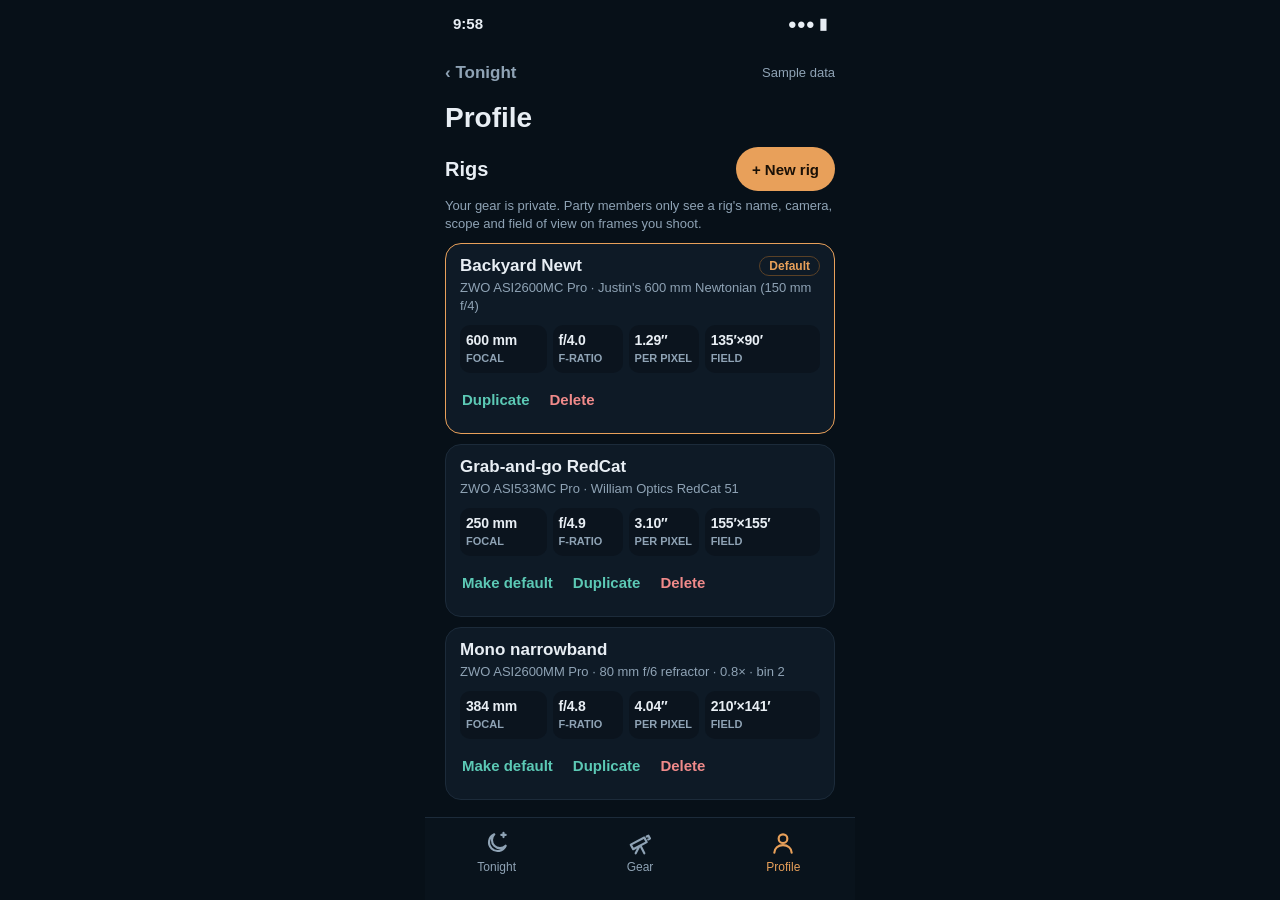
<file: rigs.html>
<!doctype html><html lang="en"><head><meta charset="utf-8">
<meta name="viewport" content="width=device-width, initial-scale=1, viewport-fit=cover">
<meta name="robots" content="noindex, nofollow">
<link rel="icon" href="favicon.svg" type="image/svg+xml"><link rel="alternate icon" href="favicon.ico">
<meta name="apple-mobile-web-app-capable" content="yes">
<meta name="apple-mobile-web-app-title" content="Star Party"><title>Star Party · Profile rigs (prototype)</title>
<style>
*{box-sizing:border-box;margin:0;padding:0}
html,body{background:#071018}
body{color:#E8EEF4;font-family:Inter,-apple-system,BlinkMacSystemFont,"Segoe UI",sans-serif;overflow:hidden;-webkit-tap-highlight-color:transparent}
.ph{display:flex;flex-direction:column}
.ph>*{flex-shrink:0}
.sb{height:47px;display:flex;justify-content:space-between;align-items:center;font-size:15px;font-weight:600;padding:0 8px}
.top{height:52px;display:flex;align-items:center;justify-content:space-between;color:#8FA3B5;font-size:17px}
.back{height:52px;min-width:88px;margin-left:-8px;padding:0 8px;display:flex;align-items:center;color:#8FA3B5;font-size:17px;font-weight:600;background:none;border:0;cursor:pointer;font-family:inherit}
h1{font-size:28px;line-height:34px;font-weight:700;margin:2px 0 6px}
.muted{color:#8FA3B5;font-size:15px;line-height:21px}
.small{font-size:13px;color:#8FA3B5;line-height:18px}
.panel{display:flex;flex-direction:column;flex:1 1 auto !important;min-height:0;overflow-y:auto;scrollbar-width:none;padding-bottom:16px}
.panel::-webkit-scrollbar{display:none}
.panel>*{flex-shrink:0}
.head{display:flex;align-items:center;justify-content:space-between;margin-top:6px}
.h2{font-size:20px;font-weight:700}
.add{height:44px;border-radius:22px;background:#E8A05A;color:#1A1006;border:0;font:700 15px Inter,-apple-system,sans-serif;padding:0 16px;cursor:pointer}
.card{background:#0E1A26;border:1px solid #1C2B3A;border-radius:16px;padding:12px 14px;margin-top:10px}
.card.def{border-color:#E8A05A}
.card .row{display:flex;align-items:center;justify-content:space-between;gap:8px}
.card b.n{font-size:17px}
.pill{font-size:12px;font-weight:700;color:#E8A05A;border:1px solid #5A4126;border-radius:999px;padding:2px 9px}
.stats{display:grid;grid-template-columns:1.05fr .85fr .85fr 1.4fr;gap:6px;margin-top:10px}
.stat{background:#0B141E;border-radius:10px;padding:7px 6px;min-width:0}
.stat b{display:block;font-size:14px;letter-spacing:-.2px;white-space:nowrap}
.stat span{font-size:11px;color:#8FA3B5;font-weight:600}
.acts{display:flex;gap:16px;margin-top:4px}
.linkb{background:none;border:0;color:#5CC9B5;font:600 15px Inter,-apple-system,sans-serif;height:44px;cursor:pointer;padding:0 2px}
.linkb.del{color:#F08A8A}
.lbt{font-size:13px;color:#8FA3B5;font-weight:700;letter-spacing:.6px;text-transform:uppercase;margin:12px 0 5px;white-space:nowrap}
.lbt .u,.k .u{text-transform:none;letter-spacing:0}
.in{width:100%;height:48px;border-radius:12px;border:1px solid #1C2B3A;background:#0B141E;color:#E8EEF4;font:500 16px Inter,-apple-system,sans-serif;padding:0 12px}
.in.err{border-color:#B65454}
.grid{display:flex;gap:8px}.grid>div{flex:1;min-width:0}
.pick{display:flex;align-items:center;justify-content:space-between;cursor:pointer;text-align:left}
.pick span{white-space:nowrap;overflow:hidden;text-overflow:ellipsis}
.pick em{font-style:normal;color:#5CC9B5;font-weight:600;font-size:15px;flex:none;margin-left:8px}
.results{background:#0E1A26;border:1px solid #1C2B3A;border-radius:12px;margin-top:6px;padding:6px}
.hit{display:block;width:100%;text-align:left;background:none;border:0;color:#E8EEF4;min-height:48px;padding:6px 8px;border-radius:8px;cursor:pointer;font:inherit}
.hit:hover,.hit.on{background:#13283A}
.hit b{display:block;font-size:15px}.hit span{font-size:12px;color:#8FA3B5}
.seg{display:flex;background:#0B141E;border:1px solid #1C2B3A;border-radius:14px;padding:4px;margin-top:8px}
.seg button{flex:1 1 0;height:44px;border:0;border-radius:10px;font:600 15px Inter,-apple-system,sans-serif;color:#8FA3B5;background:transparent;cursor:pointer}
.seg button.on{background:#E8A05A;color:#1A1006}
.comp .k{font-size:12px;font-weight:700;letter-spacing:.8px;color:#E8A05A;text-transform:uppercase}
.err-t{color:#F08A8A;font-size:12px;margin-top:3px}
.primary{height:56px;border-radius:28px;background:#E8A05A;color:#1A1006;font:700 17px Inter,-apple-system,sans-serif;border:0;cursor:pointer;width:100%;margin-top:14px}
.primary:disabled{opacity:.5}
.sample{display:inline-block;font-size:11px;font-weight:700;color:#B4C0CC;border:1px solid #33404D;border-radius:999px;padding:1px 8px;vertical-align:3px;margin-left:6px}
.opt{display:flex;align-items:center;gap:12px;width:100%;text-align:left;background:#0E1A26;border:1px solid #1C2B3A;border-radius:14px;padding:10px 12px;margin-top:8px;color:#E8EEF4;cursor:pointer;font:inherit;min-height:64px}
.opt.on{border-color:#E8A05A;background:#1A1408}
.opt .rd{width:20px;height:20px;border-radius:50%;border:2px solid #8FA3B5;flex:none}
.opt.on .rd{border-color:#E8A05A;background:radial-gradient(#E8A05A 45%,transparent 50%)}
.opt b{display:block;font-size:16px}.opt span{font-size:13px;color:#8FA3B5}
.tabs{height:83px;margin:0 -20px;border-top:1px solid #1C2B3A;display:flex;justify-content:space-around;padding-top:8px;background:#09131C}
.tab{display:flex;flex-direction:column;align-items:center;gap:4px;font-size:12px;color:#8FA3B5;width:96px;height:60px;padding-top:4px}
.tab svg{width:26px;height:26px}.tab.on{color:#E8A05A}
.dlg{position:absolute;inset:0;background:rgba(0,0,0,.6);display:flex;align-items:center;justify-content:center;z-index:9}
.dlg .box{background:#0E1A26;border:1px solid #1C2B3A;border-radius:18px;padding:18px;width:320px}
.dlg h3{font-size:19px}.dlg .btns{display:flex;gap:10px;margin-top:14px}
.dlg button{flex:1;height:48px;border-radius:24px;font:700 16px Inter,-apple-system,sans-serif;cursor:pointer}
.dlg .c{background:transparent;border:1px solid #1C2B3A;color:#5CC9B5}.dlg .d{background:#B65454;border:0;color:#fff}
.toast{position:absolute;left:50%;bottom:100px;transform:translateX(-50%);background:#13283A;border:1px solid #2A5A55;color:#5CC9B5;font-size:14px;font-weight:600;padding:8px 14px;border-radius:999px;white-space:nowrap;opacity:0;transition:opacity .2s;pointer-events:none}
.toast.show{opacity:1}
[hidden]{display:none !important}
</style>
<link rel="stylesheet" href="phone.css">
</head>
<body><div class="ph">
<div class="sb"><span>9:58</span><span>●●● ▮</span></div>
<div class="top"><button class="back" id="back" type="button">‹ Profile</button><span class="small">Sample data</span></div>
<div class="panel" id="list">
  <h1>Profile</h1>
  <div class="head"><span class="h2">Rigs</span><button class="add" id="new" type="button">+ New rig</button></div>
  <p class="small" style="margin-top:6px">Your gear is private. Party members only see a rig's name, camera, scope and field of view on frames you shoot.</p>
  <div id="cards"></div>
</div>
<div class="panel" id="edit" hidden>
  <h1 id="eT">Edit rig</h1>
  <div class="lbt">Rig name</div><input class="in" id="fName" aria-label="Rig name">
  <div class="lbt">Camera</div>
  <button class="in pick" id="pCam" type="button"><span id="pCamT"></span><em>Search</em></button>
  <div id="rCam" hidden></div>
  <div class="seg" id="color" role="radiogroup" aria-label="Camera type"><button type="button" data-c="osc">One-shot color</button><button type="button" data-c="mono">Mono</button></div>
  <div class="grid" style="margin-top:2px"><div><div class="lbt">Pixel size <span class="u">(µm)</span></div><input class="in" id="fPix" inputmode="decimal"></div><div><div class="lbt">Width <span class="u">(px)</span></div><input class="in" id="fW" inputmode="numeric"></div><div><div class="lbt">Height <span class="u">(px)</span></div><input class="in" id="fH" inputmode="numeric"></div></div>
  <div class="lbt">Telescope</div>
  <button class="in pick" id="pTel" type="button"><span id="pTelT"></span><em>Search</em></button>
  <div id="rTel" hidden></div>
  <div class="grid"><div><div class="lbt">Aperture <span class="u">(mm)</span></div><input class="in" id="fAp" inputmode="numeric"><div class="err-t" id="eAp"></div></div><div><div class="lbt">Focal length <span class="u">(mm)</span></div><input class="in" id="fFl" inputmode="numeric"><div class="err-t" id="eFl"></div></div></div>
  <div class="grid"><div><div class="lbt">Mount</div><button class="in pick" id="pMount" type="button"><span id="pMountT"></span><em>›</em></button><div id="rMount" hidden></div></div></div>
  <div class="lbt">Reducer / flattener</div>
  <div class="seg" id="red" role="radiogroup" aria-label="Reducer"><button type="button" data-f="1">None</button><button type="button" data-f="0.8">0.8×</button><button type="button" data-f="0.75">0.75×</button><button type="button" data-f="0.63">0.63×</button></div>
  <div class="lbt">Binning</div>
  <div class="seg" id="bin" role="radiogroup" aria-label="Binning"><button type="button" data-b="1">1×1</button><button type="button" data-b="2">2×2</button><button type="button" data-b="3">3×3</button><button type="button" data-b="4">4×4</button></div>
  <div class="card comp"><div class="k">Computed</div><div class="stats" id="cStats"></div><p class="small" id="cLine" style="margin-top:6px"></p></div>
  <button class="primary" id="save" type="button">Save rig</button>
</div>
<div class="panel" id="join" hidden>
  <p class="small" style="margin-top:2px;font-weight:600">Penobscot Bay Star Party</p>
  <h1>Join M42</h1>
  <p class="muted">Which rig are you shooting with? Your subs and masters record it, and stacking and plate solving use its scale.</p>
  <div id="jOpts" role="radiogroup" aria-label="Rig for this party"></div>
  <button class="linkb" id="jNew" type="button">+ Add another rig</button>
  <button class="primary" id="jGo" type="button">Join with Backyard Newt</button>
</div>
<nav class="tabs" aria-label="Main"><a class="tab" href="master.html"><svg viewBox="0 0 24 24" fill="none" stroke="currentColor" stroke-width="2" stroke-linecap="round" stroke-linejoin="round"><path d="M20 14.5A8 8 0 1 1 9.5 4a6.5 6.5 0 0 0 10.5 10.5z"/><path d="M18 2.5v4M16 4.5h4"/></svg>Tonight</a><a class="tab" href="rigs.html"><svg viewBox="0 0 24 24" fill="none" stroke="currentColor" stroke-width="2" stroke-linecap="round" stroke-linejoin="round"><path d="M3.5 13.5 16 7l2.2 4.2-12.5 6.5z"/><path d="M18.2 6l1.6-.8 1.4 2.7-1.6.8"/><path d="M11 15.6 8 21.5M12.6 14.8 16 21.5"/></svg>Gear</a><a class="tab on" href="rigs.html#view=list" aria-current="page"><svg viewBox="0 0 24 24" fill="none" stroke="currentColor" stroke-width="2" stroke-linecap="round" stroke-linejoin="round"><circle cx="12" cy="8" r="4"/><path d="M4 21c0-4.2 3.6-7 8-7s8 2.8 8 7"/></svg>Profile</a></nav>
<div class="dlg" id="dlg" hidden role="dialog" aria-modal="true" aria-labelledby="dT"><div class="box"><h3 id="dT">Delete rig?</h3><p class="muted" style="margin-top:6px">Subs and masters you already shot keep their rig details.</p><div class="btns"><button class="c" id="dNo" type="button">Cancel</button><button class="d" id="dYes" type="button">Delete</button></div></div></div>
<div class="toast" id="toast"></div>
</div>
<script>
// Prototype: rigs live in memory (real app: /api/me/rigs, backend/app/rigs.py). Optics use the same formulas:
// EFL = focal x reducer, f/ = EFL / aperture, scale = 206.265 x pixel x bin / EFL, FOV = 2 atan(sensor / 2 EFL).
const PRESETS = {"camera": [{"model": "ZWO ASI2600MC Pro", "color": "osc", "pixel_um": 3.76, "width_px": 6248, "height_px": 4176}, {"model": "ZWO ASI2600MC Pro Duo", "color": "osc", "pixel_um": 3.76, "width_px": 6248, "height_px": 4176}, {"model": "ZWO ASI2600MM Pro", "color": "mono", "pixel_um": 3.76, "width_px": 6248, "height_px": 4176}, {"model": "ZWO ASI533MC Pro", "color": "osc", "pixel_um": 3.76, "width_px": 3008, "height_px": 3008}, {"model": "ZWO ASI533MM Pro", "color": "mono", "pixel_um": 3.76, "width_px": 3008, "height_px": 3008}, {"model": "ZWO ASI294MC Pro", "color": "osc", "pixel_um": 4.63, "width_px": 4144, "height_px": 2822}, {"model": "ZWO ASI294MM Pro", "color": "mono", "pixel_um": 2.315, "width_px": 8288, "height_px": 5644}, {"model": "ZWO ASI183MM Pro", "color": "mono", "pixel_um": 2.4, "width_px": 5496, "height_px": 3672}, {"model": "ZWO ASI183MC Pro", "color": "osc", "pixel_um": 2.4, "width_px": 5496, "height_px": 3672}, {"model": "ZWO ASI1600MM Pro", "color": "mono", "pixel_um": 3.8, "width_px": 4656, "height_px": 3520}, {"model": "ZWO ASI071MC Pro", "color": "osc", "pixel_um": 4.78, "width_px": 4944, "height_px": 3284}, {"model": "ZWO ASI6200MM Pro", "color": "mono", "pixel_um": 3.76, "width_px": 9576, "height_px": 6388}, {"model": "ZWO ASI6200MC Pro", "color": "osc", "pixel_um": 3.76, "width_px": 9576, "height_px": 6388}, {"model": "ZWO ASI585MC Pro", "color": "osc", "pixel_um": 2.9, "width_px": 3840, "height_px": 2160}, {"model": "ZWO ASI678MC", "color": "osc", "pixel_um": 2.0, "width_px": 3840, "height_px": 2160}, {"model": "QHY268M", "color": "mono", "pixel_um": 3.76, "width_px": 6280, "height_px": 4210}, {"model": "QHY268C", "color": "osc", "pixel_um": 3.76, "width_px": 6280, "height_px": 4210}, {"model": "Player One Poseidon-C Pro", "color": "osc", "pixel_um": 3.76, "width_px": 6244, "height_px": 4168}, {"model": "Canon EOS Ra", "color": "osc", "pixel_um": 5.36, "width_px": 6720, "height_px": 4480}, {"model": "Nikon Z6 (astro modified)", "color": "osc", "pixel_um": 5.9, "width_px": 6048, "height_px": 4024}], "telescope": [{"model": "Justin's 600 mm Newtonian (150 mm f/4)", "aperture_mm": 150, "focal_mm": 600}, {"model": "80 mm f/5 refractor", "aperture_mm": 80, "focal_mm": 400}, {"model": "William Optics RedCat 51", "aperture_mm": 51, "focal_mm": 250}, {"model": "William Optics Zenithstar 61", "aperture_mm": 61, "focal_mm": 360}, {"model": "William Optics Zenithstar 73", "aperture_mm": 73, "focal_mm": 430}, {"model": "Askar FRA400", "aperture_mm": 72, "focal_mm": 400}, {"model": "Askar 107PHQ", "aperture_mm": 107, "focal_mm": 749}, {"model": "Sky-Watcher Esprit 100ED", "aperture_mm": 100, "focal_mm": 550}, {"model": "Sky-Watcher Evostar 72ED", "aperture_mm": 72, "focal_mm": 420}, {"model": "Sky-Watcher Quattro 200P", "aperture_mm": 200, "focal_mm": 800}, {"model": "Sky-Watcher 200PDS", "aperture_mm": 200, "focal_mm": 1000}, {"model": "Celestron EdgeHD 8", "aperture_mm": 203, "focal_mm": 2032}, {"model": "Celestron EdgeHD 11", "aperture_mm": 280, "focal_mm": 2800}, {"model": "Celestron RASA 8", "aperture_mm": 203, "focal_mm": 400}, {"model": "Celestron C6-A", "aperture_mm": 150, "focal_mm": 1500}, {"model": "Takahashi FSQ-106EDX4", "aperture_mm": 106, "focal_mm": 530}, {"model": "Explore Scientific ED102", "aperture_mm": 102, "focal_mm": 714}], "mount": [{"model": "ZWO AM5"}, {"model": "ZWO AM3"}, {"model": "Sky-Watcher EQ6-R Pro"}, {"model": "Sky-Watcher HEQ5 Pro"}, {"model": "Sky-Watcher Star Adventurer GTi"}, {"model": "iOptron CEM40"}, {"model": "iOptron CEM26"}, {"model": "iOptron GEM28"}, {"model": "Celestron CGEM II"}, {"model": "Celestron AVX"}, {"model": "Rainbow Astro RST-135"}], "reducer": [{"model": "None", "factor": 1.0}, {"model": "0.8x reducer / flattener", "factor": 0.8}, {"model": "0.79x reducer / flattener", "factor": 0.79}, {"model": "0.72x reducer", "factor": 0.72}, {"model": "0.7x reducer", "factor": 0.7}, {"model": "Celestron 0.7x EdgeHD reducer", "factor": 0.7}, {"model": "0.63x SCT reducer", "factor": 0.63}, {"model": "Coma corrector (1.0x)", "factor": 1.0}, {"model": "Field flattener (1.0x)", "factor": 1.0}, {"model": "2x Barlow", "factor": 2.0}]};
const $ = (id) => document.getElementById(id);
let RIGS = [
  {id:1, name:"Backyard Newt", def:true, camera:{model:"ZWO ASI2600MC Pro", color:"osc", pixel_um:3.76, width_px:6248, height_px:4176}, telescope:{model:"Justin's 600 mm Newtonian (150 mm f/4)", aperture_mm:150, focal_mm:600}, mount:"ZWO AM5", reducer:1, binning:1},
  {id:2, name:"Grab-and-go RedCat", def:false, camera:{model:"ZWO ASI533MC Pro", color:"osc", pixel_um:3.76, width_px:3008, height_px:3008}, telescope:{model:"William Optics RedCat 51", aperture_mm:51, focal_mm:250}, mount:"Sky-Watcher Star Adventurer GTi", reducer:1, binning:1},
  {id:3, name:"Mono narrowband", def:false, camera:{model:"ZWO ASI2600MM Pro", color:"mono", pixel_um:3.76, width_px:6248, height_px:4176}, telescope:{model:"80 mm f/6 refractor", aperture_mm:80, focal_mm:480}, mount:"ZWO AM5", reducer:0.8, binning:2},
];
let nextId = 4, cur = null, open = null, q = "", joinPick = null;
function optics(r) {
  const c = r.camera, t = r.telescope;
  if (!(c.pixel_um >= 0.5 && c.pixel_um <= 30 && c.width_px > 0 && c.height_px > 0 && t.aperture_mm >= 10 && t.aperture_mm <= 2000 && t.focal_mm >= 20 && t.focal_mm <= 20000)) return null;
  const efl = t.focal_mm * r.reducer, scale = 206.265 * c.pixel_um * r.binning / efl;
  const deg = (mm) => 2 * Math.atan(mm / (2 * efl)) * 180 / Math.PI;
  const fw = deg(c.width_px * c.pixel_um / 1000), fh = deg(c.height_px * c.pixel_um / 1000);
  return { efl, f: efl / t.aperture_mm, scale, fw, fh };
}
function fovParts(o) { const aw = Math.round(o.fw * 60), ah = Math.round(o.fh * 60);
  return { aw, deg: `${(aw / 60).toFixed(2)}° × ${(ah / 60).toFixed(2)}°`, am: `${aw}′ × ${ah}′`, amS: `${aw}′×${ah}′` }; }
const fov = (o) => { const p = fovParts(o); return p.aw >= 120 ? p.deg : p.am; };
const fovS = (o) => fovParts(o).amS;
const statsHtml = (o) => o ? [[`${o.efl.toFixed(0)} mm`, "FOCAL"], [`f/${o.f.toFixed(1)}`, "F-RATIO"], [`${o.scale.toFixed(2)}″`, "PER PIXEL"], [fovS(o), "FIELD"]].map(([v, l]) => `<div class="stat"><b>${v}</b><span>${l}</span></div>`).join("") : "";
const sub = (r) => `${r.camera.model} · ${r.telescope.model}${r.reducer !== 1 ? ` · ${r.reducer}×` : ""}${r.binning > 1 ? ` · bin ${r.binning}` : ""}`;
function toast(m) { const t = $("toast"); t.textContent = m; t.classList.add("show"); clearTimeout(toast.t); toast.t = setTimeout(() => t.classList.remove("show"), 1600); }
function renderList() {
  if (!RIGS.length) {
    $("cards").innerHTML = `<div class="card" id="emptyRigs"><p class="muted" style="margin:8px 0 4px">No rigs yet.</p><p class="small">Add a camera and telescope so stacking and plate solving can use the right scale.</p></div>`;
    return;
  }
  $("cards").innerHTML = RIGS.map((r) => { const o = optics(r); return `<div class="card${r.def ? " def" : ""}"><button class="linkb" style="all:unset;display:block;width:100%;cursor:pointer" data-edit="${r.id}" aria-label="Edit ${r.name}">
    <div class="row"><b class="n">${r.name}</b>${r.def ? '<span class="pill">Default</span>' : ""}</div><p class="small" style="margin-top:3px">${sub(r)}</p><div class="stats">${statsHtml(o)}</div></button>
    <div class="acts">${r.def ? "" : `<button class="linkb" data-def="${r.id}">Make default</button>`}<button class="linkb" data-dup="${r.id}">Duplicate</button><button class="linkb del" data-del="${r.id}">Delete</button></div></div>`; }).join("");
  $("cards").querySelectorAll("[data-edit]").forEach((b) => b.onclick = () => go("edit", +b.dataset.edit));
  $("cards").querySelectorAll("[data-def]").forEach((b) => b.onclick = () => { RIGS.forEach((r) => r.def = r.id === +b.dataset.def); RIGS.sort((a, b) => b.def - a.def); renderList(); toast("Default rig updated"); });
  $("cards").querySelectorAll("[data-dup]").forEach((b) => b.onclick = () => { const s = RIGS.find((r) => r.id === +b.dataset.dup); RIGS.push({ ...structuredClone(s), id: nextId++, def: false, name: "Copy of " + s.name }); renderList(); toast("Duplicated"); });
  $("cards").querySelectorAll("[data-del]").forEach((b) => b.onclick = () => askDelete(+b.dataset.del));
}
function askDelete(id) { $("toast").classList.remove("show"); clearTimeout(toast.t); const r = RIGS.find((x) => x.id === id); if (!r) return; $("dT").textContent = `Delete ${r.name}?`; $("dlg").hidden = false; $("dNo").focus(); $("dYes").onclick = () => { const was = r.def; RIGS = RIGS.filter((x) => x.id !== id); if (was && RIGS[0]) RIGS[0].def = true; $("dlg").hidden = true; renderList(); toast("Rig deleted"); sync(); }; }
$("dNo").onclick = () => $("dlg").hidden = true;
function results(kind, el) {
  const words = q.toLowerCase().split(/\s+/).filter(Boolean);
  const hits = PRESETS[kind].filter((p) => words.every((w) => p.model.toLowerCase().includes(w))).slice(0, 5);
  el.innerHTML = `<div class="results"><input class="in" id="q" placeholder="${kind === "camera" ? "Search cameras, e.g. 2600MC" : kind === "telescope" ? "Search scopes, e.g. Newtonian" : "Search mounts"}" value="${q.replace(/"/g, "&quot;")}" aria-label="Search ${kind} presets">` +
    hits.map((h) => `<button class="hit" type="button" data-m="${h.model.replace(/"/g, "&quot;")}"><b>${h.model}</b><span>${kind === "camera" ? `${h.color.toUpperCase()} · ${h.pixel_um} µm · ${h.width_px}×${h.height_px}` : kind === "telescope" ? `${h.aperture_mm} mm · ${h.focal_mm} mm · f/${(h.focal_mm / h.aperture_mm).toFixed(1)}` : ""}</span></button>`).join("") +
    `<p class="small" style="padding:6px 8px">${hits.length ? "" : "No preset matches. "}Not listed? Type your own values below.</p></div>`;
  const inp = el.querySelector("#q"); inp.oninput = () => { q = inp.value; results(kind, el); el.querySelector("#q").focus(); const v = el.querySelector("#q"); v.setSelectionRange(v.value.length, v.value.length); };
  el.querySelectorAll(".hit").forEach((b) => b.onclick = () => { const p = PRESETS[kind].find((x) => x.model === b.dataset.m);
    if (kind === "camera") cur.camera = { model: p.model, color: p.color, pixel_um: p.pixel_um, width_px: p.width_px, height_px: p.height_px };
    if (kind === "telescope") cur.telescope = { model: p.model, aperture_mm: p.aperture_mm, focal_mm: p.focal_mm };
    if (kind === "mount") cur.mount = p.model;
    open = null; q = ""; renderEdit(); sync(); });
}
function renderEdit() {
  const r = cur; $("fName").value = r.name;
  $("pCamT").textContent = r.camera.model || "Search camera presets…"; $("pTelT").textContent = r.telescope.model || "Search telescope presets…"; $("pMountT").textContent = r.mount || "Mount";
  [...$("color").children].forEach((b) => b.classList.toggle("on", b.dataset.c === r.camera.color));
  [...$("red").children].forEach((b) => b.classList.toggle("on", +b.dataset.f === r.reducer));
  [...$("bin").children].forEach((b) => b.classList.toggle("on", +b.dataset.b === r.binning));
  $("fPix").value = r.camera.pixel_um || ""; $("fW").value = r.camera.width_px || ""; $("fH").value = r.camera.height_px || "";
  $("fAp").value = r.telescope.aperture_mm || ""; $("fFl").value = r.telescope.focal_mm || "";
  $("rCam").hidden = open !== "camera"; $("rTel").hidden = open !== "telescope"; $("rMount").hidden = open !== "mount";
  if (open === "camera") results("camera", $("rCam")); if (open === "telescope") results("telescope", $("rTel")); if (open === "mount") results("mount", $("rMount"));
  paintComputed();
}
function paintComputed() {
  const r = cur, o = optics(r);
  const apE = r.telescope.aperture_mm && !(r.telescope.aperture_mm >= 10 && r.telescope.aperture_mm <= 2000) ? "Aperture (mm) must be between 10 and 2000" : "";
  const flE = r.telescope.focal_mm && !(r.telescope.focal_mm >= 20 && r.telescope.focal_mm <= 20000) ? "Focal length (mm) must be between 20 and 20000" : "";
  $("eAp").textContent = apE; $("eFl").textContent = flE; $("fAp").classList.toggle("err", !!apE); $("fFl").classList.toggle("err", !!flE);
  $("cStats").innerHTML = statsHtml(o);
  $("cLine").textContent = o ? `${(r.camera.width_px / r.binning) | 0} × ${(r.camera.height_px / r.binning) | 0} px after binning · plate-solve hint ${(o.scale * 0.9).toFixed(2)}–${(o.scale * 1.1).toFixed(2)}″/px` : "Fill in the camera and telescope to see focal length, f-ratio, arcsec per pixel and field of view.";
  $("save").disabled = !o || !r.name.trim();
}
const num = (v) => v.trim() === "" ? 0 : Number(v.replace(",", "."));
$("fName").oninput = (e) => { cur.name = e.target.value; paintComputed(); };
$("fPix").oninput = (e) => { cur.camera.pixel_um = num(e.target.value); paintComputed(); };
$("fW").oninput = (e) => { cur.camera.width_px = num(e.target.value); paintComputed(); };
$("fH").oninput = (e) => { cur.camera.height_px = num(e.target.value); paintComputed(); };
$("fAp").oninput = (e) => { cur.telescope.aperture_mm = num(e.target.value); paintComputed(); };
$("fFl").oninput = (e) => { cur.telescope.focal_mm = num(e.target.value); paintComputed(); };
[...$("color").children].forEach((b) => b.onclick = () => { cur.camera.color = b.dataset.c; renderEdit(); });
[...$("red").children].forEach((b) => b.onclick = () => { cur.reducer = +b.dataset.f; renderEdit(); sync(); });
[...$("bin").children].forEach((b) => b.onclick = () => { cur.binning = +b.dataset.b; renderEdit(); sync(); });
$("pCam").onclick = () => { open = open === "camera" ? null : "camera"; q = ""; renderEdit(); sync(); };
$("pTel").onclick = () => { open = open === "telescope" ? null : "telescope"; q = ""; renderEdit(); sync(); };
$("pMount").onclick = () => { open = open === "mount" ? null : "mount"; q = ""; renderEdit(); };
$("save").onclick = () => { const i = RIGS.findIndex((r) => r.id === cur.id); if (i >= 0) RIGS[i] = cur; else { cur.def = !RIGS.length; RIGS.push(cur); } go("list"); toast("Rig saved"); };
$("new").onclick = () => go("new");
$("back").onclick = () => { if (view === "list") location.href = "master.html"; else go("list"); };
function renderJoin() {
  if (!RIGS.length) {
    $("jOpts").innerHTML = `<p class="muted" id="joinEmpty" style="margin-top:12px">Add a rig first, then come back to pick it when you join.</p>`;
    $("jNew").hidden = true;
    $("jGo").disabled = false; $("jGo").textContent = "+ Add a rig";
    return;
  }
  $("jNew").hidden = false;
  $("jNew").textContent = "+ Add another rig";
  $("jGo").disabled = false;
  const pick = joinPick ?? (RIGS.find((r) => r.def) || RIGS[0]).id;
  $("jOpts").innerHTML = RIGS.map((r) => { const o = optics(r); return `<button type="button" class="opt${r.id === pick ? " on" : ""}" role="radio" aria-checked="${r.id === pick}" data-j="${r.id}"><span class="rd"></span><span><b>${r.name}${r.def ? " · default" : ""}</b><span>${sub(r)}<br>${o ? `${o.scale.toFixed(2)}″/px · ${fov(o)}` : ""}</span></span></button>`; }).join("");
  $("jOpts").querySelectorAll("[data-j]").forEach((b) => b.onclick = () => { joinPick = +b.dataset.j; renderJoin(); sync(); });
  $("jGo").textContent = `Join with ${RIGS.find((r) => r.id === pick).name}`;
}
$("jNew").onclick = () => go("new");
$("jGo").onclick = () => { if (!RIGS.length) go("new"); else toast("Prototype · joins the party with this rig"); };
let view = "list";
function go(v, id) {
  view = v; open = null; q = "";
  if (v === "edit") cur = structuredClone(RIGS.find((r) => r.id === id) || RIGS[0]);
  if (v === "new") cur = { id: nextId++, name: "", def: false, camera: { model: "", color: "osc", pixel_um: 0, width_px: 0, height_px: 0 }, telescope: { model: "", aperture_mm: 0, focal_mm: 0 }, mount: "", reducer: 1, binning: 1 };
  $("list").hidden = v !== "list"; $("edit").hidden = !["edit", "new"].includes(v); $("join").hidden = v !== "join";
  $("back").textContent = v === "join" ? "‹ Party" : v === "list" ? "‹ Tonight" : "‹ Profile";
  $("eT").textContent = v === "new" ? "New rig" : "Edit rig"; $("save").textContent = v === "new" ? "Add rig" : "Save rig";
  if (v === "list") renderList(); else if (v === "join") renderJoin(); else renderEdit();
  sync();
}
const CAP = {
  list: "Profile → Rigs: named rigs with camera, telescope, mount, reducer and binning; each shows effective focal length, f-ratio, arcsec per pixel and field of view. Make default, Duplicate, Delete. Sample data.",
  edit: "Edit a rig: search camera and telescope presets (or type your own), OSC or mono, reducer and binning. The computed optics update live, with the plate-solve scale hint. Sample data.",
  new: "New rig: start from a preset or custom values. Add rig stays off until the optics are valid; out-of-range values say why. Sample data.",
  join: "Joining a party or target: pick which rig you're shooting with (the default is preselected). Subs and masters store it, so stacking and plate solving use its scale. Sample data.",
};
function sync() {
  const p = new URLSearchParams({ view }); if (view === "edit") p.set("rig", cur.id); if (open) { p.set("search", open); if (q) p.set("q", q); }
  if (view === "edit" && cur.reducer !== 1) p.set("red", cur.reducer); if (view === "edit" && cur.binning !== 1) p.set("bin", cur.binning);
  if (view === "join" && joinPick) p.set("pick", joinPick);
  history.replaceState(null, "", "#" + p.toString());
  if (window.parent !== window) window.parent.postMessage({ type: "st-master-tab", tab: view, hash: location.hash.slice(1), label: { list: "Profile · Rigs", edit: "Edit rig", new: "New rig", join: "Join · choose a rig" }[view], caption: CAP[view] }, "*");
}
function fromHash() {
  const p = new URLSearchParams(location.hash.slice(1)); const v = ["list", "edit", "new", "join"].includes(p.get("view")) ? p.get("view") : "list";
  joinPick = p.get("pick") ? +p.get("pick") : null;
  go(v, +p.get("rig") || 1);
  if (v === "edit") { if (p.get("red")) cur.reducer = +p.get("red"); if (p.get("bin")) cur.binning = +p.get("bin"); if (p.get("search")) { open = p.get("search"); q = p.get("q") || ""; } renderEdit(); sync(); }
  if (v === "new" && p.get("search")) { open = p.get("search"); q = p.get("q") || ""; renderEdit(); sync(); }
}
window.addEventListener("hashchange", fromHash);
fromHash();
</script>
<script src="phone.js"></script>
<script src="scrollhint.js"></script>
</body></html>
</file>
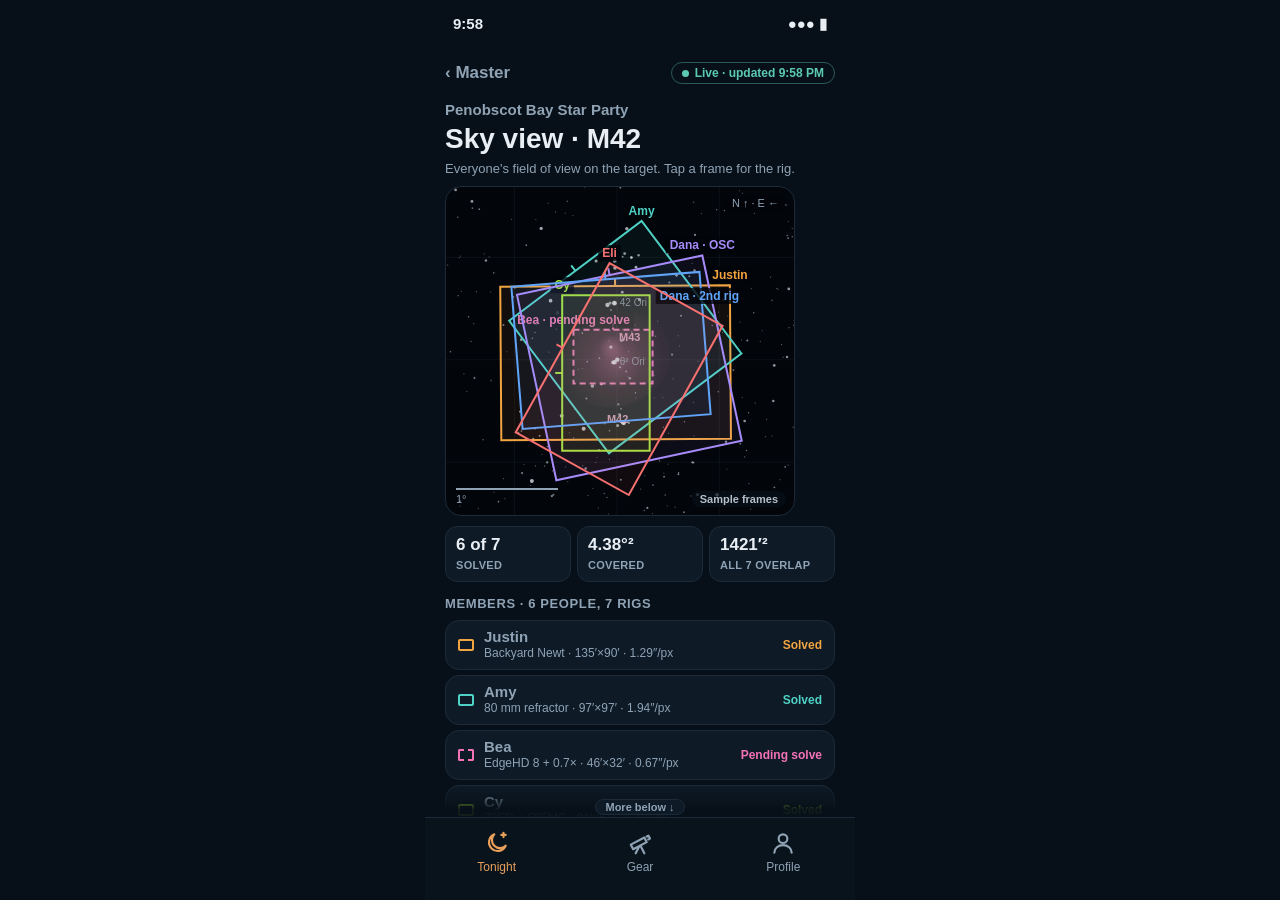
<file: sky.html>
<!doctype html><html lang="en"><head><meta charset="utf-8">
<meta name="viewport" content="width=device-width, initial-scale=1, viewport-fit=cover">
<meta name="robots" content="noindex, nofollow">
<link rel="icon" href="favicon.svg" type="image/svg+xml"><link rel="alternate icon" href="favicon.ico">
<meta name="apple-mobile-web-app-capable" content="yes">
<meta name="apple-mobile-web-app-title" content="Star Party"><title>Star Party · Sky view (prototype)</title>
<style>
*{box-sizing:border-box;margin:0;padding:0}
html,body{background:#071018}
body{color:#E8EEF4;font-family:Inter,-apple-system,BlinkMacSystemFont,"Segoe UI",sans-serif;overflow:hidden;-webkit-tap-highlight-color:transparent}
.ph{display:flex;flex-direction:column}
.ph>*{flex-shrink:0}
.sb{height:47px;display:flex;justify-content:space-between;align-items:center;font-size:15px;font-weight:600;padding:0 8px}
.top{height:52px;display:flex;align-items:center;justify-content:space-between;color:#8FA3B5;font-size:17px}
.back{height:52px;min-width:88px;margin-left:-8px;padding:0 8px;display:flex;align-items:center;color:#8FA3B5;font-size:17px;font-weight:600;text-decoration:none}
.live{font-size:12px;font-weight:700;color:#5CC9B5;border:1px solid #2A5A55;border-radius:999px;padding:3px 10px;display:flex;align-items:center;gap:6px}
.live i{width:7px;height:7px;border-radius:50%;background:#5CC9B5;animation:p 1.6s infinite}
@keyframes p{50%{opacity:.3}}
.party{font-size:15px;font-weight:600;color:#8FA3B5;line-height:21px}
h1{font-size:28px;line-height:34px;font-weight:700;margin:2px 0 4px}
.small{font-size:13px;color:#8FA3B5;line-height:18px}
.panel{display:flex;flex-direction:column;flex:1 1 auto !important;min-height:0;overflow-y:auto;scrollbar-width:none;padding-bottom:16px}
.panel::-webkit-scrollbar{display:none}
.panel>*{flex-shrink:0}
.map{position:relative;width:100%;max-width:350px;height:330px;border-radius:16px;overflow:hidden;background:#02050a;border:1px solid #1C2B3A;margin-top:8px;cursor:pointer;touch-action:none}
.map canvas{position:absolute;top:0;left:0}
@media (max-height:720px){.map{height:230px}}
.map .cmp{position:absolute;right:8px;top:8px;font-size:11px;color:#8FA3B5;background:rgba(2,5,10,.7);padding:2px 7px;border-radius:999px}
.map .smp{position:absolute;right:8px;bottom:8px;font-size:11px;font-weight:600;color:#B4C0CC;background:rgba(7,16,24,.72);padding:2px 8px;border-radius:999px}
.map .scale{position:absolute;left:10px;bottom:10px;font-size:11px;color:#8FA3B5}
.map .scale b{display:block;height:2px;background:#8FA3B5;margin-bottom:3px}
.cov{display:flex;gap:6px;margin-top:10px}
.cov div{flex:1;background:#0E1A26;border:1px solid #1C2B3A;border-radius:12px;padding:8px 10px}
.cov b{display:block;font-size:17px}.cov span{font-size:11px;color:#8FA3B5;font-weight:600;letter-spacing:.3px}
.lbt{font-size:13px;color:#8FA3B5;font-weight:700;letter-spacing:.6px;text-transform:uppercase;margin:14px 0 4px}
.mem{display:flex;align-items:center;gap:10px;width:100%;min-height:50px;background:#0E1A26;border:1px solid #1C2B3A;border-radius:14px;padding:6px 12px;margin-top:5px;color:#E8EEF4;text-align:left;cursor:pointer;font:inherit}
.mem.on{border-width:2px;padding:5px 11px}
.mem .sw{width:16px;height:12px;border-radius:2px;border:2px solid;flex:none}
.mem .sw.dash{border-style:dashed}
.mem b{display:block;font-size:15px}.mem span{font-size:12px;color:#8FA3B5;line-height:16px}
.mem .st{margin-left:auto;font-size:12px;font-weight:700;white-space:nowrap}
.det{background:#0E1A26;border:2px solid;border-radius:16px;padding:10px 14px;margin-top:10px}
.det b{font-size:17px}
.det .g{display:grid;grid-template-columns:auto 1fr;gap:2px 12px;margin-top:6px;font-size:13px}
.det .g span:nth-child(odd){color:#8FA3B5}
.fade{position:sticky;bottom:-16px;height:44px;margin-top:-44px;margin-bottom:-16px;pointer-events:none;background:linear-gradient(rgba(7,16,24,0),#071018 70%);display:flex;align-items:flex-end;justify-content:center;padding-bottom:6px;transition:opacity .2s}
.fade span{font-size:12px;font-weight:600;color:#8FA3B5}
.fade.off{opacity:0}
.credit{font-size:11px;color:#6E8293;line-height:15px;margin-top:12px}
.tabs{height:83px;margin:0 -20px;border-top:1px solid #1C2B3A;display:flex;justify-content:space-around;padding-top:8px;background:#09131C}
.tab{display:flex;flex-direction:column;align-items:center;gap:4px;font-size:12px;color:#8FA3B5;width:96px;height:60px;padding-top:4px}
.tab svg{width:26px;height:26px}.tab.on{color:#E8A05A}
.toast{position:absolute;left:50%;bottom:100px;transform:translateX(-50%);background:#13283A;border:1px solid #2A5A55;color:#5CC9B5;font-size:14px;font-weight:600;padding:8px 14px;border-radius:999px;white-space:nowrap;opacity:0;transition:opacity .2s;pointer-events:none}
.toast.show{opacity:1}
[hidden]{display:none !important}
.map-msg{display:flex;align-items:flex-start;justify-content:flex-start;flex-direction:column;text-align:left;padding:10px 12px;margin-top:8px;font-size:14px;font-weight:600;color:#8FA3B5;background:#0E1A26;border:1px solid #1C2B3A;border-radius:14px;gap:8px}
.map-msg[hidden]{display:none !important}
.map-msg button{height:44px;padding:0 16px;border-radius:22px;border:1px solid #1C2B3A;background:#0B141E;color:#5CC9B5;font:600 15px Inter,-apple-system,sans-serif;cursor:pointer}
</style>
<link rel="stylesheet" href="phone.css">
</head>
<body><div class="ph">
<div class="sb"><span>9:58</span><span>●●● ▮</span></div>
<div class="top"><a class="back" href="master.html">‹ Master</a><span class="live" id="live"><i></i>Live · updated 9:58 PM</span></div>
<div class="panel">
  <div class="party">Penobscot Bay Star Party</div>
  <h1>Sky view · M42</h1>
  <p class="small" id="sub">Everyone's field of view on the target. Tap a frame for the rig.</p>
  <div class="map" id="map" role="img" aria-label="Sky map around M42 with each member's field of view">
    <canvas id="cv" width="700" height="660"></canvas>
    <span class="cmp">N ↑ · E ←</span><span class="scale" id="scale"><b></b>1°</span><span class="smp">Sample frames</span>
  </div>
  <div class="map-msg" id="mapMsg" role="status">Loading star catalog…</div>
  <div class="cov" id="cov"></div>
  <div class="det" id="det" hidden></div>
  <div class="lbt" id="memT">Members</div>
  <div id="mems"></div>
  <div class="lbt" id="ovT">Overlap</div>
  <p class="small" id="ov"></p>
  <p class="credit" id="credit"></p>
</div>
<nav class="tabs" aria-label="Main"><a class="tab on" href="master.html" aria-current="page"><svg viewBox="0 0 24 24" fill="none" stroke="currentColor" stroke-width="2" stroke-linecap="round" stroke-linejoin="round"><path d="M20 14.5A8 8 0 1 1 9.5 4a6.5 6.5 0 0 0 10.5 10.5z"/><path d="M18 2.5v4M16 4.5h4"/></svg>Tonight</a><a class="tab" href="rigs.html"><svg viewBox="0 0 24 24" fill="none" stroke="currentColor" stroke-width="2" stroke-linecap="round" stroke-linejoin="round"><path d="M3.5 13.5 16 7l2.2 4.2-12.5 6.5z"/><path d="M18.2 6l1.6-.8 1.4 2.7-1.6.8"/><path d="M11 15.6 8 21.5M12.6 14.8 16 21.5"/></svg>Gear</a><a class="tab" href="rigs.html#view=list"><svg viewBox="0 0 24 24" fill="none" stroke="currentColor" stroke-width="2" stroke-linecap="round" stroke-linejoin="round"><circle cx="12" cy="8" r="4"/><path d="M4 21c0-4.2 3.6-7 8-7s8 2.8 8 7"/></svg>Profile</a></nav>
<div class="toast" id="toast"></div>
</div>
<script src="roster.js"></script>
<script>
// Prototype Sky view. Same geometry as backend/app/engine/sky.py: gnomonic projection, PA = image up, east of
// north; image right = west. Frame size = scale x pixels (solved) or from the rig before a solve. Sample frames.
const $ = (id) => document.getElementById(id);
const RAD = Math.PI / 180, C0 = [83.8221, -5.3911];
const fovOf = (pix, wpx, hpx, efl) => [2 * Math.atan(wpx * pix / 1000 / (2 * efl)) / RAD, 2 * Math.atan(hpx * pix / 1000 / (2 * efl)) / RAD];
// every frame is one member rig from the shared sample roster (roster.js), the same one the Master tabs credit
const MEMBERS = SAMPLE_ROSTER.map((r) => ({ id: r.id, name: r.name, tag: r.tag || r.name, second: !!r.second,
  rig: { ...r.rig, scale: 206.265 * r.rig.pix / r.rig.efl }, solve: r.solve ? { ...r.solve } : null, solved: r.solved }));
const COLORS = Object.fromEntries(SAMPLE_ROSTER.map((r) => [r.id, r.color]));
const PEOPLE = new Set(MEMBERS.map((m) => m.name)).size;
let STARS = [], CREDIT = "", sel = null, phase = "start";
function project(ra, dec) { const a = ra * RAD, d = dec * RAD, a0 = C0[0] * RAD, d0 = C0[1] * RAD;
  const c = Math.sin(d0) * Math.sin(d) + Math.cos(d0) * Math.cos(d) * Math.cos(a - a0);
  return [Math.cos(d) * Math.sin(a - a0) / c / RAD, (Math.cos(d0) * Math.sin(d) - Math.sin(d0) * Math.cos(d) * Math.cos(a - a0)) / c / RAD]; }
function frameOf(m) {
  if (!m.solve) return null;
  const [w, h] = fovOf(m.rig.pix, m.rig.px[0], m.rig.px[1], m.rig.efl), pa = m.solve.pa * RAD;
  const [cx, cy] = project(m.solve.ra, m.solve.dec), up = [Math.sin(pa), Math.cos(pa)], rt = [-Math.cos(pa), Math.sin(pa)];
  const pts = [[1, 1], [1, -1], [-1, -1], [-1, 1]].map(([u, l]) => [cx + up[0] * h / 2 * u - rt[0] * w / 2 * l, cy + up[1] * h / 2 * u - rt[1] * w / 2 * l]);
  return { m, w, h, pts, source: m.solve.source };
}
// tangent-plane polygon maths (Sutherland–Hodgman), as in the backend
const area = (p) => Math.abs(p.reduce((s, a, i) => { const b = p[(i + 1) % p.length]; return s + a[0] * b[1] - b[0] * a[1]; }, 0)) / 2;
function clip(subject, clipPoly) {
  let out = subject; const ccw = clipPoly.reduce((s, a, i) => { const b = clipPoly[(i + 1) % clipPoly.length]; return s + a[0] * b[1] - b[0] * a[1]; }, 0) > 0;
  for (let i = 0; i < clipPoly.length && out.length; i++) {
    const A = clipPoly[i], B = clipPoly[(i + 1) % clipPoly.length], inp = out; out = [];
    const side = (P) => { const v = (B[0] - A[0]) * (P[1] - A[1]) - (B[1] - A[1]) * (P[0] - A[0]); return ccw ? v >= 0 : v <= 0; };
    const cross = (P, Q) => { const d = (P[0] - Q[0]) * (A[1] - B[1]) - (P[1] - Q[1]) * (A[0] - B[0]); const t = ((P[0] - A[0]) * (A[1] - B[1]) - (P[1] - A[1]) * (A[0] - B[0])) / d; return [P[0] + t * (Q[0] - P[0]), P[1] + t * (Q[1] - P[1])]; };
    inp.forEach((P, j) => { const Q = inp[(j + inp.length - 1) % inp.length]; if (side(P)) { if (!side(Q)) out.push(cross(Q, P)); out.push(P); } else if (side(Q)) out.push(cross(Q, P)); });
  }
  return out;
}
function inside(pt, p) { let o = false; for (let i = 0, j = p.length - 1; i < p.length; j = i++) { const [xi, yi] = p[i], [xj, yj] = p[j]; if ((yi > pt[1]) !== (yj > pt[1]) && pt[0] < (xj - xi) * (pt[1] - yi) / (yj - yi) + xi) o = !o; } return o; }
function analyse(frames) {
  const pairs = [];
  for (let i = 0; i < frames.length; i++) for (let j = i + 1; j < frames.length; j++) {
    const a = frames[i], b = frames[j], inter = clip(a.pts, b.pts), ov = inter.length > 2 ? area(inter) : 0;
    pairs.push({ a: a.m.id, b: b.m.id, pct: 100 * ov / Math.min(area(a.pts), area(b.pts)), sq: ov });
  }
  let un = 0, all = 0; const xs = frames.flatMap((f) => f.pts.map((p) => p[0])), ys = frames.flatMap((f) => f.pts.map((p) => p[1]));
  if (frames.length) { const x0 = Math.min(...xs), x1 = Math.max(...xs), y0 = Math.min(...ys), y1 = Math.max(...ys), n = 160, cell = (x1 - x0) * (y1 - y0) / n / n;
    for (let i = 0; i < n; i++) for (let j = 0; j < n; j++) { const pt = [x0 + (i + .5) * (x1 - x0) / n, y0 + (j + .5) * (y1 - y0) / n]; const k = frames.filter((f) => inside(pt, f.pts)).length; if (k) un += cell; if (k === frames.length) all += cell; } }
  return { pairs, union: un, all };
}
const sq = (x) => x < 1 ? `${Math.round(x * 3600)}′²` : `${x.toFixed(2)}°²`;
const cv = $("cv"), ctx = cv.getContext("2d");
let S = 2, Wc = 350, Hc = 330;
function sizeCanvas() {
  const map = $("map"), w = Math.max(1, map.offsetWidth), h = Math.max(1, map.offsetHeight);
  const dpr = Math.max(1, window.devicePixelRatio || 1);
  const bw = Math.round(w * dpr), bh = Math.round(h * dpr);
  const same = w === Wc && h === Hc && dpr === S && cv.width === bw && cv.height === bh && cv.style.width === w + "px" && cv.style.height === h + "px";
  Wc = w; Hc = h; S = dpr;
  if (cv.width !== bw) cv.width = bw;
  if (cv.height !== bh) cv.height = bh;
  cv.style.width = w + "px"; cv.style.height = h + "px";
  return !same;
}
let K = 92, OX = 0, OY = 0; // px per degree and view center (tangent plane), fitted to every frame
const toScr = ([x, y]) => [Wc / 2 - (x - OX) * K, Hc / 2 - (y - OY) * K + 6];
function fit() {
  const pts = MEMBERS.map(frameOf).filter(Boolean).flatMap((f) => f.pts);
  if (!pts.length) return;
  const xs = pts.map((p) => p[0]), ys = pts.map((p) => p[1]);
  OX = (Math.min(...xs) + Math.max(...xs)) / 2; OY = (Math.min(...ys) + Math.max(...ys)) / 2;
  K = Math.min((Wc - 24) / (Math.max(...xs) - Math.min(...xs)), (Hc - 56) / (Math.max(...ys) - Math.min(...ys)));
}
function draw() {
  sizeCanvas();
  fit();
  ctx.setTransform(S, 0, 0, S, 0, 0); ctx.clearRect(0, 0, Wc, Hc);
  // faint grid every 1°
  ctx.strokeStyle = "rgba(143,163,181,.08)"; ctx.lineWidth = 1;
  for (let g = -4; g <= 4; g++) { const a = toScr([g, -4]), b = toScr([g, 4]); ctx.beginPath(); ctx.moveTo(a[0], a[1]); ctx.lineTo(b[0], b[1]); ctx.stroke(); const c = toScr([-4, g]), d = toScr([4, g]); ctx.beginPath(); ctx.moveTo(c[0], c[1]); ctx.lineTo(d[0], d[1]); ctx.stroke(); }
  // M42 / M43 glow (schematic, not an image)
  const [mx, my] = toScr(project(83.8221, -5.3911));
  let g = ctx.createRadialGradient(mx, my, 0, mx, my, 0.55 * K); g.addColorStop(0, "rgba(240,120,170,.38)"); g.addColorStop(.5, "rgba(200,90,140,.14)"); g.addColorStop(1, "rgba(200,90,140,0)");
  ctx.fillStyle = g; ctx.beginPath(); ctx.ellipse(mx, my, 0.55 * K, 0.45 * K, -0.4, 0, 7); ctx.fill();
  const [nx, ny] = toScr(project(83.8792, -5.27)); g = ctx.createRadialGradient(nx, ny, 0, nx, ny, 0.12 * K); g.addColorStop(0, "rgba(240,130,170,.3)"); g.addColorStop(1, "rgba(240,130,170,0)"); ctx.fillStyle = g; ctx.beginPath(); ctx.arc(nx, ny, 0.12 * K, 0, 7); ctx.fill();
  // stars
  const named = [];
  for (const s of STARS) { const [x, y] = toScr(project(s[0], s[1])); if (x < -4 || y < -4 || x > Wc + 4 || y > Hc + 4) continue;
    const r = Math.max(0.6, Math.min(3.6, 3.9 - 0.33 * s[2])); ctx.fillStyle = `rgba(232,238,247,${Math.min(1, 1.25 - s[2] / 12)})`; ctx.beginPath(); ctx.arc(x, y, r, 0, 7); ctx.fill();
    if (s[3] && s[2] < 5.4) named.push([s, x, y, r]); }
  // labels: brightest first, skip any that would collide (Trapezium area is crowded)
  ctx.fillStyle = "rgba(240,170,200,.9)"; ctx.font = "600 11px Inter, sans-serif";
  const boxes = [[mx - 12, my + 0.5 * K, 30, 16], [nx + 6, ny - 18, 30, 16]];
  ctx.fillText("M42", mx - 10, my + 0.5 * K + 12); ctx.fillText("M43", nx + 8, ny - 6);
  const hit = (b) => boxes.some((o) => b[0] < o[0] + o[2] && o[0] < b[0] + b[2] && b[1] < o[1] + o[3] && o[1] < b[1] + b[3]);
  ctx.font = "10px Inter, sans-serif"; ctx.fillStyle = "rgba(143,163,181,.85)";
  for (const [s, x, y, r] of named.sort((a, b) => a[0][2] - b[0][2])) { const w = ctx.measureText(s[3]).width, bx = [x + r + 2, y - 8, w + 3, 13];
    if (hit(bx)) continue; boxes.push(bx); ctx.fillText(s[3], x + r + 3, y + 3); }
  // frames: pending (dashed) under solved
  const frames = MEMBERS.map(frameOf).filter(Boolean).sort((a, b) => (a.source === "solved") - (b.source === "solved"));
  const tags = [];
  for (const f of frames) {
    const pts = f.pts.map(toScr), col = COLORS[f.m.id], on = sel === f.m.id;
    ctx.save(); ctx.setLineDash(f.source === "solved" ? [] : [6, 4]); ctx.lineWidth = on ? 3 : 2; ctx.strokeStyle = col;
    ctx.fillStyle = col + (on ? "26" : "10"); ctx.beginPath(); pts.forEach((p, i) => i ? ctx.lineTo(p[0], p[1]) : ctx.moveTo(p[0], p[1])); ctx.closePath(); ctx.fill(); ctx.stroke();
    // up tick on the top edge: shows rotation
    const t0 = pts[0], t1 = pts[1], mxp = [(t0[0] + t1[0]) / 2, (t0[1] + t1[1]) / 2], ux = (pts[0][0] - pts[3][0]), uy = (pts[0][1] - pts[3][1]), ul = Math.hypot(ux, uy);
    ctx.setLineDash([]); ctx.beginPath(); ctx.moveTo(mxp[0], mxp[1]); ctx.lineTo(mxp[0] + ux / ul * 7, mxp[1] + uy / ul * 7); ctx.stroke();
    const top = pts.reduce((a, p) => p[1] < a[1] ? p : a, pts[0]);
    const label = f.m.tag + (f.source === "solved" ? "" : " · pending solve");
    ctx.font = "700 12px Inter, sans-serif"; const tw = ctx.measureText(label).width;
    const lx = Math.min(Wc - tw - 10, Math.max(4, top[0] - tw / 2)); let ly = Math.max(14, top[1] - 6);
    while (tags.some((o) => lx < o[0] + o[2] + 6 && o[0] < lx + tw + 6 && Math.abs(o[1] - ly) < 17) && ly < Hc - 20) ly += 17;
    tags.push([lx, ly, tw]);
    ctx.fillStyle = "rgba(2,5,10,.78)"; ctx.fillRect(lx - 4, ly - 12, tw + 8, 16); ctx.fillStyle = col; ctx.fillText(label, lx, ly);
    ctx.restore();
  }
  $("scale").querySelector("b").style.width = K + "px";
  return frames;
}
function render() {
  const frames = draw(), solved = frames.filter((f) => f.source === "solved"), a = analyse(frames);
  $("cov").innerHTML = [[`${solved.length} of ${MEMBERS.length}`, "SOLVED"], [sq(a.union), "COVERED"], [sq(a.all), `ALL ${frames.length} OVERLAP`]].map(([v, l]) => `<div><b>${v}</b><span>${l}</span></div>`).join("");
  $("memT").textContent = `Members · ${PEOPLE} people, ${MEMBERS.length} rigs`;
  $("mems").innerHTML = MEMBERS.map((m) => { const f = frameOf(m), col = COLORS[m.id];
    const st = !m.solve ? "Waiting" : m.solve.source === "solved" ? "Solved" : "Pending solve";
    const line = m.rig ? `${m.rig.name} · ${f ? `${(f.w * 60).toFixed(0)}′×${(f.h * 60).toFixed(0)}′ · ${m.rig.scale.toFixed(2)}″/px` : ""}` : "No subs or rig yet";
    return `<button class="mem${sel === m.id ? " on" : ""}" type="button" data-m="${m.id}" style="${sel === m.id ? `border-color:${col}` : ""}"><span class="sw${m.solve && m.solve.source === "solved" ? "" : " dash"}" style="border-color:${col}"></span><span><b>${m.tag}</b><span>${line}</span></span><span class="st" style="color:${m.solve ? col : "#8FA3B5"}">${st}</span></button>`; }).join("");
  $("mems").querySelectorAll("[data-m]").forEach((b) => b.onclick = () => pick(b.dataset.m));
  const tagOf = (id) => (MEMBERS.find((x) => x.id === id) || {}).tag || id;
  const mine = sel ? a.pairs.filter((p) => p.a === sel || p.b === sel) : [];
  if (mine.length) $("ov").innerHTML = `${tagOf(sel)} overlaps:<br>` + mine.sort((x, y) => y.pct - x.pct).map((p) => `${tagOf(p.a === sel ? p.b : p.a)}: ${p.pct.toFixed(0)}% of the smaller frame (${sq(p.sq)})`).join("<br>");
  else { const low = [...a.pairs].sort((x, y) => x.pct - y.pct).slice(0, 2);
    $("ov").innerHTML = `${a.all > 0 ? `All ${frames.length} frames overlap on ${sq(a.all)}.` : `Not every frame overlaps.`} Least overlap: ` +
      low.map((p) => `${tagOf(p.a)} ↔ ${tagOf(p.b)} ${p.pct.toFixed(0)}%`).join(", ") + ". Tap a frame for its overlaps."; }
  const m = MEMBERS.find((x) => x.id === sel), det = $("det");
  det.hidden = !m;
  if (m) { const f = frameOf(m);
    det.style.borderColor = COLORS[m.id];
    det.innerHTML = `<b>${m.name}${m.rig ? " · " + m.rig.name : ""}</b><div class="g">` + (m.rig ? `<span>Camera</span><span>${m.rig.camera}</span><span>Scope</span><span>${m.rig.telescope}</span><span>Scale</span><span>${m.rig.scale.toFixed(2)}″/px</span>` : `<span>Rig</span><span>Not set yet</span>`) +
      (f ? `<span>Field</span><span>${(f.w * 60).toFixed(0)}′ × ${(f.h * 60).toFixed(0)}′</span><span>Rotation</span><span>${m.solve.source === "solved" ? `PA ${m.solve.pa.toFixed(1)}°` : "unknown until solved (shown 0°)"}</span><span>Frame</span><span>${m.solve.source === "solved" ? "Solved · " + m.solve.via : "Pending solve · " + m.solve.via}</span>` : `<span>Frame</span><span>Waiting for a first sub</span>`) + "</div>";
  }
  $("credit").textContent = CREDIT + ` Map drawn by Star Party; no third-party renderer code. Sample frames for ${PEOPLE} members, ${MEMBERS.length} rigs (the same roster as the Master tabs).`;
  sync();
}
function pick(id) { sel = sel === id ? null : id; render(); }
$("map").onclick = (e) => {
  const r = cv.getBoundingClientRect(), pt = [e.clientX - r.left, e.clientY - r.top];
  const hits = MEMBERS.map(frameOf).filter(Boolean).filter((f) => inside(pt, f.pts.map(toScr))).sort((a, b) => a.w * a.h - b.w * b.h);
  sel = hits[0] ? hits[0].m.id : null; render();
};
function toast(m) { const t = $("toast"); t.textContent = m; t.classList.add("show"); clearTimeout(toast.t); toast.t = setTimeout(() => t.classList.remove("show"), 2200); }
// live: after a few seconds Bea's first sub plate-solves and her dashed frame snaps to the solved one
function solveBea() { const b = MEMBERS.find((m) => m.id === "bea"); b.solve = { ...b.solved }; phase = "solved"; $("live").lastChild.textContent = "Live · updated 9:59 PM"; render(); }
function sync() {
  const p = new URLSearchParams(); if (sel) p.set("sel", sel); if (phase === "solved") p.set("state", "solved");
  history.replaceState(null, "", "#" + p.toString());
  if (window.parent !== window) window.parent.postMessage({ type: "st-master-tab", tab: "sky", hash: location.hash.slice(1), label: phase === "solved" ? "Sky view · all solved" : sel ? "Sky view · frame details" : "Sky view · M42",
    caption: phase === "solved" ? "Live update: Bea's first sub plate-solved, so her dashed rig-sized frame snapped to the solved position and rotation. Coverage and overlap update. Sample frames." :
      sel ? "Tap a frame (or a member) for that member's rig: camera, scope, scale, field, rotation and whether the frame is solved. Sample frames." :
      "Sky view: a star map centered on M42 with each member's field of view, color-coded, rotated and sized from their plate solve. Bea hasn't solved yet, so her frame is dashed, sized from her rig at the mount's pointing. Sample frames: the same 6 members and 7 rigs the Master tabs credit." }, "*");
}
function showMapMsg(html) { const el = $("mapMsg"); if (!el) return; if (!html) { el.hidden = true; el.innerHTML = ""; return; } el.hidden = false; el.innerHTML = html; }
function loadStars() {
  showMapMsg("Loading star catalog…");
  applyHash(); // honor #state=solved and draw the roster under the overlay; do not render/sync first or the hash is cleared
  return fetch("sky/stars_m42.json").then((r) => { if (!r.ok) throw new Error("star catalog " + r.status); return r.json(); })
    .then((d) => { STARS = d.stars; CREDIT = d.credit; showMapMsg(""); init(); })
    .catch(() => { showMapMsg(`Couldn't load the star map. Check your connection and try again.<button type="button" id="retryStars">Try again</button>`); $("retryStars").onclick = loadStars; applyHash(); });
}
function applyHash() {
  const p = new URLSearchParams(location.hash.slice(1));
  const s = MEMBERS.some((m) => m.id === p.get("sel")) ? p.get("sel") : null;
  let changed = false;
  if (s !== sel) { sel = s; changed = true; }
  if (p.get("state") === "solved" && phase !== "solved") { solveBea(); return; } // solveBea already renders
  if (changed || !document.getElementById("cov").innerHTML) render();
}
function init() {
  applyHash();
  render(); // always redraw once the catalog is in (applyHash may no-op if it already ran during load)
  const p = new URLSearchParams(location.hash.slice(1));
  if (p.get("live") === "1" && phase !== "solved") setTimeout(() => { if (phase !== "solved") { solveBea(); toast("Bea's frame plate-solved"); } }, 3500);
}
window.addEventListener("hashchange", applyHash);
applyHash();
new ResizeObserver(() => { if (sizeCanvas()) render(); }).observe($("map"));
loadStars();
</script>
<script src="phone.js"></script>
<script src="scrollhint.js"></script>
</body></html>
</file>
<file: phone.css>
/* Shared shell for interactive prototype screens (master, rigs, sky).
   At 390×844 (the walkthrough iframe and review shots) this matches the original
   fixed frame. On a real iPhone it fills the screen and clears the notch / home indicator.
   --sat/--sab/--sal/--sar follow env(safe-area-inset-*) and can be overridden for review shots. */
:root {
  --sat: env(safe-area-inset-top, 0px);
  --sab: env(safe-area-inset-bottom, 0px);
  --sal: env(safe-area-inset-left, 0px);
  --sar: env(safe-area-inset-right, 0px);
}
html, body {
  width: 100%;
  height: 100%;
  min-height: 100dvh;
  min-height: 100svh;
  background: #071018;
}
body {
  max-width: 430px;
  margin: 0 auto;
}
.ph {
  position: relative;
  width: 100%;
  max-width: 430px;
  min-height: 100dvh;
  min-height: 100svh;
  height: 100dvh;
  height: 100svh;
  display: flex;
  flex-direction: column;
  padding: 0 max(20px, var(--sar)) 0 max(20px, var(--sal));
}
.sb {
  height: calc(47px + var(--sat));
  padding-top: var(--sat);
  box-sizing: border-box;
}
.strip {
  margin-left: calc(-1 * max(20px, var(--sal)));
  margin-right: calc(-1 * max(20px, var(--sar)));
  padding-left: max(20px, var(--sal));
  padding-right: max(20px, var(--sar));
}
.tabs {
  margin-left: calc(-1 * max(20px, var(--sal)));
  margin-right: calc(-1 * max(20px, var(--sar)));
  /* 83px when inset is 0 (68 + 15). On a real iPhone use the home-indicator
     inset instead of stacking it on top of the 83px bar (which became 117px). */
  height: calc(68px + max(15px, var(--sab)));
  padding-top: 8px;
  padding-bottom: max(15px, var(--sab));
  padding-left: var(--sal);
  padding-right: var(--sar);
  box-sizing: border-box;
}
a.tab {
  text-decoration: none;
  color: #8FA3B5;
  width: 96px;
  height: 60px;
  box-sizing: border-box;
}
a.tab.on { color: #E8A05A; }
.sheet {
  padding: 0;
  max-height: min(800px, calc(100dvh - 36px));
  overflow: hidden;
  display: flex;
  flex-direction: column;
}
.sheet-foot {
  padding-bottom: max(26px, calc(16px + var(--sab)));
}
.dlg { padding: var(--sat) var(--sar) var(--sab) var(--sal); }
:focus { outline: none; }
:focus-visible { outline: 2px solid #E8A05A; outline-offset: 2px; }
/* Toasts were nowrap and overflowed a 375 px iPhone SE. Keep them on-screen. */
.toast {
  max-width: calc(100% - 24px);
  white-space: normal;
  text-align: center;
  box-sizing: border-box;
}
/* When the top inset is a Dynamic Island (~59px), the column is shorter.
   Shrink the Color preview a little so Download/Share stay a few px above the tab bar.
   0 when --sat is 0 or 47px, so 390×844 and prior 47px inset shots stay unchanged. */
.sky {
  height: calc(210px - 2 * max(0px, var(--sat) - 47px));
}
/* Extra Color preview shrink when the flats status line is showing, so Download/Share
   stay at least 8px above the tab bar at a 59px top inset. Default Color (no flats
   line) is unchanged, including 390×844 and the 47px inset shot. */
.has-flats .sky {
  height: calc(210px - 2 * max(0px, var(--sat) - 47px) - 28px);
}
/* On short phones, keep the last lines (body copy, "bin 2") above the "More below" fade. */
@media (max-height: 720px) {
  .panel { padding-bottom: 36px; }
}
</file>
